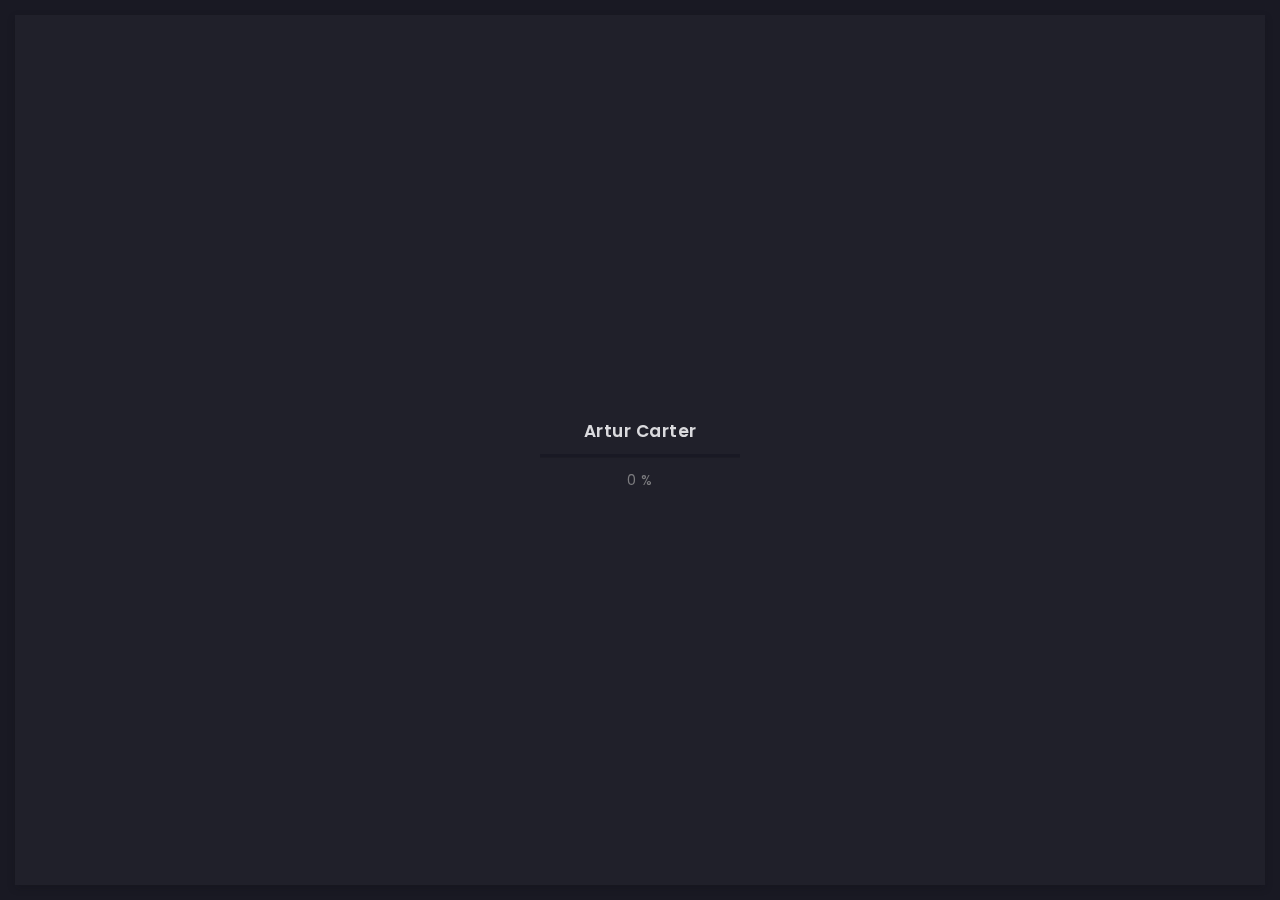
<file: sunny/index.html>
<!doctype html>
<html lang="zxx">


<!-- Mirrored from miller.bslthemes.com/arter-demo/onepage.html by HTTrack Website Copier/3.x [XR&CO'2014], Sun, 16 Feb 2025 05:46:51 GMT -->
<head>
  <!-- Required meta tags -->
  <meta charset="utf-8">
  <meta name="viewport" content="width=device-width, initial-scale=1, shrink-to-fit=no">
  <!-- color of address bar in mobile browser -->
  <meta name="theme-color" content="#2B2B35">
  <!-- favicon  -->
  <link rel="shortcut icon" href="img/thumbnail.ico" type="image/x-icon">
  <!-- bootstrap css -->
  <link rel="stylesheet" href="css/plugins/bootstrap.min.css">
  <!-- font awesome css -->
  <link rel="stylesheet" href="css/plugins/font-awesome.min.css">
  <!-- swiper css -->
  <link rel="stylesheet" href="css/plugins/swiper.min.css">
  <!-- fancybox css -->
  <link rel="stylesheet" href="css/plugins/fancybox.min.css">
  <!-- main css -->
  <link rel="stylesheet" href="css/style.css">

  <title>Portfolio</title>
</head>

<body>

  <!-- app -->
  <div class="art-app art-app-onepage">

    <!-- mobile top bar -->
    <div class="art-mobile-top-bar"></div>

    <!-- app wrapper -->
    <div class="art-app-wrapper">

      <!-- app container end -->
      <div class="art-app-container">

        <!-- info bar -->
        <div class="art-info-bar">

          <!-- menu bar frame -->
          <div class="art-info-bar-frame">

            <!-- info bar header -->
            <div class="art-info-bar-header">
              <!-- info bar button -->
              <div class="art-info-bar-btn">
                <!-- icon -->
                <i class="fas fa-ellipsis-v"></i>
              </div>
              <!-- info bar button end -->
            </div>
            <!-- info bar header end -->

            <!-- info bar header -->
            <div class="art-header">
              <!-- avatar -->
              <div class="art-avatar">
                <a data-fancybox="avatar" data-no-swup href="img/face-1.jpg" class="art-avatar-curtain">
                  <img src="img/face-1.jpg" alt="avatar">
                  <i class="fas fa-expand"></i>
                </a>
                <!-- available -->
                <div class="art-lamp-light">
                  <!-- add class 'art-not-available' if not available-->
                  <div class="art-available-lamp"></div>
                </div>
              </div>
              <!-- avatar end -->
              <!-- name -->
              <h5 class="art-name mb-10">Sunny More</h5>
              <!-- post -->
              <div class="art-sm-text">Front-end Developer <br>Ui/UX Designer, </div>
            </div>
            <!-- info bar header end -->

            <!-- scroll frame -->
            <div id="scrollbar2" class="art-scroll-frame">

              <!-- info bar about -->
              <div class="art-table p-15-15">
                <!-- about text -->
                <ul>
                  <!-- country -->
                  <li>
                    <h6>Residence:</h6><span>Canada</span>
                  </li>
                  <!-- city -->
                  <li>
                    <h6>City:</h6><span>Toronto</span>
                  </li>
                  <!-- age -->
                  <li>
                    <h6>Age:</h6><span>26</span>
                  </li>
                </ul>
              </div>
              <!-- info bar about end -->

              <!-- divider -->
              <div class="art-ls-divider"></div>

              <!-- language skills -->
              <div class="art-lang-skills p-30-15">

                <!-- skill -->
                <div class="art-lang-skills-item">
                  <div id="circleprog1" class="art-cirkle-progress"></div>
                  <!-- title -->
                  <h6>French</h6>
                </div>
                <!-- skill end -->

                <!-- skill -->
                <div class="art-lang-skills-item">
                  <div id="circleprog2" class="art-cirkle-progress"></div>
                  <!-- title -->
                  <h6>English</h6>
                </div>
                <!-- skill end -->

                <!-- skill -->
                <div class="art-lang-skills-item">
                  <div id="circleprog3" class="art-cirkle-progress"></div>
                  <!-- title -->
                  <h6>Spanish</h6>
                </div>
                <!-- skill end -->

              </div>
              <!-- language skills end -->

              <!-- divider -->
              <div class="art-ls-divider"></div>

              <!-- hard skills -->
              <div class="art-hard-skills p-30-15">

                <!-- skill -->
                <div class="art-hard-skills-item">
                  <div class="art-skill-heading">
                    <!-- title -->
                    <h6>html</h6>
                  </div>
                  <!-- progressbar frame -->
                  <div class="art-line-progress">
                    <!-- progressbar -->
                    <div id="lineprog1"></div>
                  </div>
                  <!-- progressbar frame end -->
                </div>
                <!-- skill end -->

                <!-- skill -->
                <div class="art-hard-skills-item">
                  <div class="art-skill-heading">
                    <!-- title -->
                    <h6>CSS</h6>
                  </div>
                  <!-- progressbar frame -->
                  <div class="art-line-progress">
                    <!-- progressbar -->
                    <div id="lineprog2"></div>
                  </div>
                  <!-- progressbar frame end -->
                </div>
                <!-- skill end -->

                <!-- skill -->
                <div class="art-hard-skills-item">
                  <div class="art-skill-heading">
                    <!-- title -->
                    <h6>Js</h6>
                  </div>
                  <!-- progressbar frame -->
                  <div class="art-line-progress">
                    <!-- progressbar -->
                    <div id="lineprog3"></div>
                  </div>
                  <!-- progressbar frame end -->
                </div>
                <!-- skill end -->

                <!-- skill -->
                <div class="art-hard-skills-item">
                  <div class="art-skill-heading">
                    <!-- title -->
                    <h6>PHP</h6>
                  </div>
                  <!-- progressbar frame -->
                  <div class="art-line-progress">
                    <!-- progressbar -->
                    <div id="lineprog4"></div>
                  </div>
                  <!-- progressbar frame end -->
                </div>
                <!-- skill end -->

                <!-- skill -->
                <div class="art-hard-skills-item">
                  <div class="art-skill-heading">
                    <!-- title -->
                    <h6>Wordpress</h6>
                  </div>
                  <!-- progressbar frame -->
                  <div class="art-line-progress">
                    <!-- progressbar -->
                    <div id="lineprog5"></div>
                  </div>
                  <!-- progressbar frame end -->
                </div>
                <!-- skill end -->

              </div>
              <!-- language skills end -->

              <!-- divider -->
              <div class="art-ls-divider"></div>

              <!-- knowledge list -->
              <ul class="art-knowledge-list p-15-0">
                <!-- list item -->
                <li>Bootstrap, Materialize</li>
                <!-- list item -->
                <li>Stylus, Sass, Less</li>
                <!-- list item -->
                <li>Gulp, Webpack, Grunt</li>
                <!-- list item -->
                <li>GIT knowledge</li>
              </ul>
              <!-- knowledge list end -->

              <!-- divider -->
              <div class="art-ls-divider"></div>

              <!-- links frame -->
              <div class="art-links-frame p-15-15">

                <!-- download cv button -->
                <a href="files/cv.txt" class="art-link" download data-no-swup>Download cv <i class="fas fa-download"></i></a>

              </div>
              <!-- links frame end -->

            </div>
            <!-- scroll frame end -->

            <!-- sidebar social -->
            <div class="art-ls-social">
              <!-- social link -->
              <a href="#." target="_blank"><i class="fab fa-linkedin-in"></i></a>
              <!-- social link -->
              <a href="#." target="_blank"><i class="fab fa-dribbble"></i></a>
              <!-- social link -->
              <a href="#." target="_blank"><i class="fab fa-behance"></i></a>
              <!-- social link -->
              <a href="#." target="_blank"><i class="fab fa-github"></i></a>
              <!-- social link -->
              <a href="#." target="_blank"><i class="fab fa-twitter"></i></a>
            </div>
            <!-- sidebar social end -->

          </div>
          <!-- menu bar frame end -->

        </div>
        <!-- info bar end -->

        <!-- content -->
        <div class="art-content">

          <!-- curtain -->
          <div class="art-curtain"></div>

          <!-- top background -->
          <div class="art-top-bg" style="background-image: url(img/bg.jpg)">
            <!-- overlay -->
            <div class="art-top-bg-overlay"></div>
            <!-- overlay end -->
          </div>
          <!-- top background end -->

          <!-- swup container -->
          <div class="transition-fade" id="swup">

            <!-- scroll frame -->
            <div id="scrollbar" class="art-scroll-frame">

              <!-- container -->
              <div class="container-fluid">

                <!-- row -->
                <div class="row p-60-0 p-lg-30-0 p-md-15-0">
                  <!-- col -->
                  <div class="col-lg-12">

                    <!-- banner -->
                    <div class="art-a art-banner" style="background-image: url(img/bg.jpg)">
                      <!-- banner back -->
                      <div class="art-banner-back"></div>
                      <!-- banner dec -->
                      <div class="art-banner-dec"></div>
                      <!-- banner overlay -->
                      <div class="art-banner-overlay">
                        <!-- main title -->
                        <div class="art-banner-title">
                          <!-- title -->
                          <h1 class="mb-15">Discover my Amazing <br>Art Space!</h1>
                          <!-- suptitle -->
                          <div class="art-lg-text art-code mb-25">&lt;<i>code</i>&gt; I build <span class="txt-rotate" data-period="2000"
                              data-rotate='[ "web interfaces.", "ios and android applications.", "design mocups.", "automation tools." ]'></span>&lt;/<i>code</i>&gt;</div>
                          <div class="art-buttons-frame">
                            <!-- button -->
                            <a href="#." class="art-btn art-btn-md"><span>Explore now</span></a>
                            <!-- button -->
                            <a href="#." class="art-link art-white-link art-w-chevron">Hire me</a>
                          </div>
                        </div>
                        <!-- main title end -->
                        <!-- photo -->
                        <img src="img/face-2.png" class="art-banner-photo" alt="Your Name">
                      </div>
                      <!-- banner overlay end -->
                    </div>
                    <!-- banner end -->

                  </div>
                  <!-- col end -->
                </div>
                <!-- row end -->

              </div>
              <!-- container end -->

              <!-- container -->
              <div class="container-fluid">

                <!-- row -->
                <div class="row p-30-0">

                  <!-- col -->
                  <div class="col-md-3 col-6">

                    <!-- couner frame -->
                    <div class="art-counter-frame">
                      <!-- counter -->
                      <div class="art-counter-box">
                        <!-- counter number -->
                        <span class="art-counter">10</span><span class="art-counter-plus">+</span>
                      </div>
                      <!-- counter end -->
                      <!-- title -->
                      <h6>Years Experience</h6>
                    </div>
                    <!-- couner frame end -->

                  </div>
                  <!-- col end -->

                  <!-- col -->
                  <div class="col-md-3 col-6">

                    <!-- couner frame -->
                    <div class="art-counter-frame">
                      <!-- counter -->
                      <div class="art-counter-box">
                        <!-- counter number -->
                        <span class="art-counter">143</span>
                      </div>
                      <!-- counter end -->
                      <!-- title -->
                      <h6>Completed Projects</h6>
                    </div>
                    <!-- couner frame end -->

                  </div>
                  <!-- col end -->

                  <!-- col -->
                  <div class="col-md-3 col-6">

                    <!-- couner frame -->
                    <div class="art-counter-frame">
                      <!-- counter -->
                      <div class="art-counter-box">
                        <!-- counter number -->
                        <span class="art-counter">114</span>
                      </div>
                      <!-- counter end -->
                      <!-- title -->
                      <h6>Happy Customers</h6>
                    </div>
                    <!-- couner frame end -->

                  </div>
                  <!-- col end -->

                  <!-- col -->
                  <div class="col-md-3 col-6">

                    <!-- couner frame -->
                    <div class="art-counter-frame">
                      <!-- counter -->
                      <div class="art-counter-box">
                        <!-- counter number -->
                        <span class="art-counter">20</span><span class="art-counter-plus">+</span>
                      </div>
                      <!-- counter end -->
                      <!-- title -->
                      <h6>Honors and Awards</h6>
                    </div>
                    <!-- couner frame end -->

                  </div>
                  <!-- col end -->

                </div>
                <!-- row end -->

              </div>
              <!-- container end -->

              <!-- container -->
              <div class="container-fluid">

                <!-- row -->
                <div class="row">

                  <!-- col -->
                  <div class="col-lg-12">

                    <!-- section title -->
                    <div class="art-section-title">
                      <!-- title frame -->
                      <div class="art-title-frame">
                        <!-- title -->
                        <h4>My Services</h4>
                      </div>
                      <!-- title frame end -->
                    </div>
                    <!-- section title end -->

                  </div>
                  <!-- col end -->

                  <!-- col -->
                  <div class="col-lg-4 col-md-6">

                    <!-- service -->
                    <div class="art-a art-service-icon-box">
                      <!-- service content -->
                      <div class="art-service-ib-content">
                        <!-- title -->
                        <h5 class="mb-15">Web Development</h5>
                        <!-- text -->
                        <div class="mb-15">Lorem ipsum dolor sit amet, consectetur adipisicing elit. Delectus esse commodi deserunt vitae, vero quasi! Veniam quaerat tenetur pariatur doloribus.</div>
                        <!-- button -->
                        <div class="art-buttons-frame"><a href="#." class="art-link art-color-link art-w-chevron">Order now</a></div>
                      </div>
                      <!-- service content end -->
                    </div>
                    <!-- service end -->

                  </div>
                  <!-- col end -->

                  <!-- col -->
                  <div class="col-lg-4 col-md-6">

                    <!-- service -->
                    <div class="art-a art-service-icon-box">
                      <!-- service content -->
                      <div class="art-service-ib-content">
                        <!-- title -->
                        <h5 class="mb-15">UI/UX Design</h5>
                        <!-- text -->
                        <div class="mb-15">Lorem ipsum dolor sit amet, consectetur adipisicing elit. Delectus esse commodi deserunt vitae, vero quasi! Veniam quaerat tenetur pariatur doloribus.</div>
                        <!-- button -->
                        <div class="art-buttons-frame"><a href="#." class="art-link art-color-link art-w-chevron">Order now</a></div>
                      </div>
                      <!-- service content end -->
                    </div>
                    <!-- service end -->

                  </div>
                  <!-- col end -->

                  <!-- col -->
                  <div class="col-lg-4 col-md-6">

                    <!-- service -->
                    <div class="art-a art-service-icon-box">
                      <!-- service content -->
                      <div class="art-service-ib-content">
                        <!-- title -->
                        <h5 class="mb-15">Sound Design</h5>
                        <!-- text -->
                        <div class="mb-15">Lorem ipsum dolor sit amet, consectetur adipisicing elit. Delectus esse commodi deserunt vitae, vero quasi! Veniam quaerat tenetur pariatur doloribus.</div>
                        <!-- button -->
                        <div class="art-buttons-frame"><a href="#." class="art-link art-color-link art-w-chevron">Order now</a></div>
                      </div>
                      <!-- service content end -->
                    </div>
                    <!-- service end -->

                  </div>
                  <!-- col end -->

                  <!-- col -->
                  <div class="col-lg-4 col-md-6">

                    <!-- service -->
                    <div class="art-a art-service-icon-box">
                      <!-- service content -->
                      <div class="art-service-ib-content">
                        <!-- title -->
                        <h5 class="mb-15">Game Design</h5>
                        <!-- text -->
                        <div class="mb-15">Lorem ipsum dolor sit amet, consectetur adipisicing elit. Delectus esse commodi deserunt vitae, vero quasi! Veniam quaerat tenetur pariatur doloribus.</div>
                        <!-- button -->
                        <div class="art-buttons-frame"><a href="#." class="art-link art-color-link art-w-chevron">Order now</a></div>
                      </div>
                      <!-- service content end -->
                    </div>
                    <!-- service end -->

                  </div>
                  <!-- col end -->

                  <!-- col -->
                  <div class="col-lg-4 col-md-6">

                    <!-- service -->
                    <div class="art-a art-service-icon-box">
                      <!-- service content -->
                      <div class="art-service-ib-content">
                        <!-- title -->
                        <h5 class="mb-15">Advertising</h5>
                        <!-- text -->
                        <div class="mb-15">Lorem ipsum dolor sit amet, consectetur adipisicing elit. Delectus esse commodi deserunt vitae, vero quasi! Veniam quaerat tenetur pariatur doloribus.</div>
                        <!-- button -->
                        <div class="art-buttons-frame"><a href="#." class="art-link art-color-link art-w-chevron">Order now</a></div>
                      </div>
                      <!-- service content end -->
                    </div>
                    <!-- service end -->

                  </div>
                  <!-- col end -->

                </div>
                <!-- row end -->

              </div>
              <!-- container end -->

              <!-- container -->
              <div class="container-fluid">

                <!-- row -->
                <div class="row p-0-0">

                  <!-- col -->
                  <div class="col-lg-12">

                    <!-- section title -->
                    <div class="art-section-title">
                      <!-- title frame -->
                      <div class="art-title-frame">
                        <!-- title -->
                        <h4>Price Plans</h4>
                      </div>
                      <!-- title frame end -->
                    </div>
                    <!-- section title end -->

                  </div>
                  <!-- col end -->

                  <!-- col -->
                  <div class="col-lg-4">

                    <!-- price -->
                    <div class="art-a art-price">
                      <!-- price body -->
                      <div class="art-price-body">
                        <h5 class="mb-30">Starter Price</h5>
                        <!-- price cost -->
                        <div class="art-price-cost">
                          <div class="art-number">FREE<sup>*</sup></div>
                        </div>
                        <!-- price cost end -->
                        <!-- price list -->
                        <ul class="art-price-list">
                          <!-- list item -->
                          <li>Ui Design</li>
                          <!-- list item -->
                          <li>Web Development</li>
                          <!-- list item -->
                          <li class="art-empty-item">Logo design</li>
                          <!-- list item -->
                          <li class="art-empty-item">SEO optimization</li>
                          <!-- list item -->
                          <li class="art-empty-item">Wordpress integration</li>
                        </ul>
                        <!-- price list end -->
                        <!-- button -->
                        <a href="#." class="art-link art-color-link art-w-chevron">Order now</a>
                        <div class="art-asterisk"><sup>*</sup>Free only when ordering paid services</div>
                      </div>
                      <!-- price body end -->
                    </div>
                    <!-- price end -->

                  </div>
                  <!-- grid -->

                  <!-- col -->
                  <div class="col-lg-4">

                    <!-- price -->
                    <div class="art-a art-price art-popular-price">
                      <!-- price body -->
                      <div class="art-price-body">
                        <h5 class="mb-30">Hourly payment</h5>
                        <!-- price cost -->
                        <div class="art-price-cost">
                          <div class="art-number"><span>$</span>29<span>h</span></div>
                        </div>
                        <!-- price cost end -->
                        <!-- price list -->
                        <ul class="art-price-list">
                          <!-- list item -->
                          <li>Ui Design</li>
                          <!-- list item -->
                          <li>Web Development</li>
                          <!-- list item -->
                          <li>Logo design</li>
                          <!-- list item -->
                          <li class="art-empty-item">SEO optimization</li>
                          <!-- list item -->
                          <li class="art-empty-item">Wordpress integration</li>
                        </ul>
                        <!-- price list end -->
                        <!-- button -->
                        <a href="#." class="art-link art-color-link art-w-chevron">Order now</a>
                      </div>
                      <!-- price body end -->
                    </div>
                    <!-- price end -->

                  </div>
                  <!-- col end -->

                  <!-- col -->
                  <div class="col-lg-4">

                    <!-- price -->
                    <div class="art-a art-price">
                      <!-- price body -->
                      <div class="art-price-body">
                        <h5 class="mb-30"> Full time</h5>
                        <!-- price cost -->
                        <div class="art-price-cost">
                          <div class="art-number"><span>$</span>2999<span>m</span></div>
                        </div>
                        <!-- price cost end -->
                        <!-- price list -->
                        <ul class="art-price-list">
                          <!-- list item -->
                          <li>Ui Design</li>
                          <!-- list item -->
                          <li>Web Development</li>
                          <!-- list item -->
                          <li>Logo design</li>
                          <!-- list item -->
                          <li>SEO optimization</li>
                          <!-- list item -->
                          <li>Wordpress integration</li>
                        </ul>
                        <!-- price list end -->
                        <!-- button -->
                        <a href="#." class="art-link art-color-link art-w-chevron">Order now</a>
                      </div>
                      <!-- price body end -->
                    </div>
                    <!-- price end -->

                  </div>
                  <!-- col end -->

                </div>
                <!-- row end -->

              </div>
              <!-- container end -->

              <!-- container -->
              <div class="container-fluid">

                <!-- row -->
                <div class="row">

                  <!-- col -->
                  <div class="col-lg-12">

                    <!-- section title -->
                    <div class="art-section-title">
                      <!-- title frame -->
                      <div class="art-title-frame">
                        <!-- title -->
                        <h4>Recommendations</h4>
                      </div>
                      <!-- title frame end -->
                    </div>
                    <!-- section title end -->

                  </div>
                  <!-- col end -->

                  <!-- col -->
                  <div class="col-lg-12">

                    <!-- slider container -->
                    <div class="swiper-container art-testimonial-slider" style="overflow: visible">
                      <!-- slider wrapper -->
                      <div class="swiper-wrapper">
                        <!-- slide -->
                        <div class="swiper-slide">

                          <!-- testimonial -->
                          <div class="art-a art-testimonial">
                            <!-- testimonial body -->
                            <div class="testimonial-body">
                              <!-- photo -->
                              <img class="art-testimonial-face" src="img/testimonials/face-1.jpg" alt="face">
                              <!-- name -->
                              <h5>Paul Trueman</h5>
                              <div class="art-el-suptitle mb-15">Template author</div>
                              <!-- text -->
                              <div class="mb-15">Working with Artur has been a pleasure. Better yet - I alerted them of a minor issue before going to sleep. The issue was fixed the next morning. I couldn't ask for better support. Thank you Artur!
                                This is easily a 5 star freelancer.</div>
                            </div>
                            <!-- testimonial body end -->
                            <!-- testimonial footer -->
                            <div class="art-testimonial-footer">
                              <div class="art-left-side">
                                <!-- star rate -->
                                <ul class="art-star-rate">
                                  <li><i class="fas fa-star"></i></li>
                                  <li><i class="fas fa-star"></i></li>
                                  <li><i class="fas fa-star"></i></li>
                                  <li><i class="fas fa-star"></i></li>
                                  <li><i class="fas fa-star"></i></li>
                                </ul>
                                <!-- star rate end -->
                              </div>
                              <div class="art-right-side">

                              </div>
                            </div>
                            <!-- testimonial footer end -->
                          </div>
                          <!-- testimonial end -->

                        </div>
                        <!-- slide end -->

                        <!-- slide -->
                        <div class="swiper-slide">

                          <!-- testimonial -->
                          <div class="art-a art-testimonial">
                            <!-- testimonial body -->
                            <div class="testimonial-body">
                              <!-- photo -->
                              <img class="art-testimonial-face" src="img/testimonials/face-2.jpg" alt="face">
                              <!-- name -->
                              <h5>Paul Trueman</h5>
                              <div class="art-el-suptitle mb-15">Template author</div>
                              <!-- text -->
                              <div class="mb-15">Working with Artur has been a pleasure. Better yet - I alerted them of a minor issue before going to sleep. The issue was fixed the next morning. I couldn't ask for better support. Thank you Artur!
                                This is easily a 5 star freelancer.</div>
                            </div>
                            <!-- testimonial body end -->
                            <!-- testimonial footer -->
                            <div class="art-testimonial-footer">
                              <div class="art-left-side">
                                <!-- star rate -->
                                <ul class="art-star-rate">
                                  <li><i class="fas fa-star"></i></li>
                                  <li><i class="fas fa-star"></i></li>
                                  <li><i class="fas fa-star"></i></li>
                                  <li><i class="fas fa-star"></i></li>
                                  <li class="art-empty-item"><i class="fas fa-star"></i></li>
                                </ul>
                                <!-- star rate end -->
                              </div>
                              <div class="art-right-side">

                              </div>
                            </div>
                            <!-- testimonial footer end -->
                          </div>
                          <!-- testimonial end -->

                        </div>
                        <!-- slide end -->

                        <!-- slide -->
                        <div class="swiper-slide">

                          <!-- testimonial -->
                          <div class="art-a art-testimonial">
                            <!-- testimonial body -->
                            <div class="testimonial-body">
                              <!-- photo -->
                              <img class="art-testimonial-face" src="img/testimonials/face-3.jpg" alt="face">
                              <!-- name -->
                              <h5>Paul Trueman</h5>
                              <div class="art-el-suptitle mb-15">Template author</div>
                              <!-- text -->
                              <div class="mb-15">Working with Artur has been a pleasure. Better yet - I alerted them of a minor issue before going to sleep. The issue was fixed the next morning. I couldn't ask for better support. Thank you Artur!
                                This is easily a 5 star freelancer.</div>
                            </div>
                            <!-- testimonial body end -->
                            <!-- testimonial footer -->
                            <div class="art-testimonial-footer">
                              <div class="art-left-side">
                                <!-- star rate -->
                                <ul class="art-star-rate">
                                  <li><i class="fas fa-star"></i></li>
                                  <li><i class="fas fa-star"></i></li>
                                  <li><i class="fas fa-star"></i></li>
                                  <li><i class="fas fa-star"></i></li>
                                  <li><i class="fas fa-star"></i></li>
                                </ul>
                                <!-- star rate end -->
                              </div>
                              <div class="art-right-side">

                              </div>
                            </div>
                            <!-- testimonial footer end -->
                          </div>
                          <!-- testimonial end -->

                        </div>
                        <!-- slide end -->

                        <!-- slide -->
                        <div class="swiper-slide">

                          <!-- testimonial -->
                          <div class="art-a art-testimonial">
                            <!-- testimonial body -->
                            <div class="testimonial-body">
                              <!-- photo -->
                              <img class="art-testimonial-face" src="img/testimonials/face-4.jpg" alt="face">
                              <!-- name -->
                              <h5>Paul Trueman</h5>
                              <div class="art-el-suptitle mb-15">Template author</div>
                              <!-- text -->
                              <div class="mb-15">Working with Artur has been a pleasure. Better yet - I alerted them of a minor issue before going to sleep. The issue was fixed the next morning. I couldn't ask for better support. Thank you Artur!
                                This is easily a 5 star freelancer.</div>
                            </div>
                            <!-- testimonial body end -->
                            <!-- testimonial footer -->
                            <div class="art-testimonial-footer">
                              <div class="art-left-side">
                                <!-- star rate -->
                                <ul class="art-star-rate">
                                  <li><i class="fas fa-star"></i></li>
                                  <li><i class="fas fa-star"></i></li>
                                  <li><i class="fas fa-star"></i></li>
                                  <li><i class="fas fa-star"></i></li>
                                  <li><i class="fas fa-star"></i></li>
                                </ul>
                                <!-- star rate end -->
                              </div>
                              <div class="art-right-side">

                              </div>
                            </div>
                            <!-- testimonial footer end -->
                          </div>
                          <!-- testimonial end -->

                        </div>
                        <!-- slide end -->

                      </div>
                      <!-- slider wrapper end -->
                    </div>
                    <!-- slider container end -->

                  </div>
                  <!-- col end -->

                  <!-- col -->
                  <div class="col-lg-12">

                    <!-- slider navigation -->
                    <div class="art-slider-navigation">

                      <!-- left side -->
                      <div class="art-sn-left">

                        <!-- slider pagination -->
                        <div class="swiper-pagination"></div>

                      </div>
                      <!-- left side end -->

                      <!-- right side -->
                      <div class="art-sn-right">

                        <!-- slider navigation -->
                        <div class="art-slider-nav-frame">
                          <!-- prev -->
                          <div class="art-slider-nav art-testi-swiper-prev"><i class="fas fa-chevron-left"></i></div>
                          <!-- next -->
                          <div class="art-slider-nav art-testi-swiper-next"><i class="fas fa-chevron-right"></i></div>
                        </div>
                        <!-- slider navigation -->

                      </div>
                      <!-- right side end -->

                    </div>
                    <!-- slider navigation end -->

                  </div>
                  <!-- col end -->

                </div>
                <!-- row end -->

              </div>
              <!-- container end -->

              <!-- container -->
              <div class="container-fluid">

                <!-- row -->
                <div class="row p-30-0">

                  <!-- col -->
                  <div class="col-lg-12">

                    <!-- section title -->
                    <div class="art-section-title">
                      <!-- title frame -->
                      <div class="art-title-frame">
                        <!-- title -->
                        <h4>Works</h4>
                      </div>
                      <!-- title frame end -->
                      <!-- right frame -->
                      <div class="art-right-frame">
                        <!-- filter -->
                        <div class="art-filter">
                          <!-- filter link -->
                          <a href="#" data-filter="*" class="art-link art-current">All Categories</a>
                          <!-- filter link -->
                          <a href="#" data-filter=".webTemplates" class="art-link">Web Templates</a>
                          <!-- filter link -->
                          <a href="#" data-filter=".logos" class="art-link">Logos</a>
                          <!-- filter link -->
                          <a href="#" data-filter=".drawings" class="art-link">Drawings</a>
                          <!-- filter link -->
                          <a href="#" data-filter=".ui" class="art-link">UI Elements</a>
                        </div>
                        <!-- filter end -->
                      </div>
                      <!-- right frame end -->
                    </div>
                    <!-- section title end -->

                  </div>
                  <!-- col end -->

                  <div class="art-grid art-grid-3-col art-gallery">

                    <!-- grid item -->
                    <div class="art-grid-item webTemplates">
                      <!-- grid item frame -->
                      <a data-fancybox="gallery" data-no-swup href="img/works/original-size/1.jpg" class="art-a art-portfolio-item-frame art-horizontal">
                        <!-- img -->
                        <img src="img/works/thumbnail/1.jpg" alt="item">
                        <!-- zoom icon -->
                        <span class="art-item-hover"><i class="fas fa-expand"></i></span>
                      </a>
                      <!-- grid item frame end -->
                      <!-- description -->
                      <div class="art-item-description">
                        <!-- title -->
                        <h5 class="mb-15">Project title</h5>
                        <!-- button -->
                        <a href="#." class="art-link art-color-link art-w-chevron">Read more</a>
                      </div>
                      <!-- description end -->

                    </div>
                    <!-- grid item end -->

                    <!-- grid item -->
                    <div class="art-grid-item logos">
                      <!-- grid item frame -->
                      <a data-fancybox="gallery" data-no-swup href="img/works/original-size/2.jpg" class="art-a art-portfolio-item-frame art-vertical">
                        <!-- img -->
                        <img src="img/works/thumbnail/2.jpg" alt="item">
                        <!-- zoom icon -->
                        <span class="art-item-hover"><i class="fas fa-expand"></i></span>
                      </a>
                      <!-- grid item frame end -->
                      <!-- description -->
                      <div class="art-item-description">
                        <!-- title -->
                        <h5 class="mb-15">Project title</h5>
                        <div class="mb-15">Sit amet, consectetur adipisicing elit. Quas, architecto.</div>
                        <!-- button -->
                        <a href="#." class="art-link art-color-link art-w-chevron">Read more</a>
                      </div>
                      <!-- description end -->

                    </div>
                    <!-- grid item end -->

                    <!-- grid item -->
                    <div class="art-grid-item drawings">
                      <!-- grid item frame -->
                      <a data-fancybox="gallery" data-no-swup href="img/works/original-size/3.jpg" class="art-a art-portfolio-item-frame art-square">
                        <!-- img -->
                        <img src="img/works/thumbnail/3.jpg" alt="item">
                        <!-- zoom icon -->
                        <span class="art-item-hover"><i class="fas fa-expand"></i></span>
                      </a>
                      <!-- grid item frame end -->
                      <!-- description -->
                      <div class="art-item-description">
                        <!-- title -->
                        <h5 class="mb-15">Project title</h5>
                        <div class="mb-15">Sit amet, consectetur adipisicing elit. Quas, architecto.</div>
                        <!-- button -->
                        <a href="#." class="art-link art-color-link art-w-chevron">Read more</a>
                      </div>
                      <!-- description end -->

                    </div>
                    <!-- grid item end -->

                    <!-- grid item -->
                    <div class="art-grid-item ui">
                      <!-- grid item frame -->
                      <a data-fancybox="gallery" data-no-swup href="img/works/original-size/4.jpg" class="art-a art-portfolio-item-frame art-vertical">
                        <!-- img -->
                        <img src="img/works/thumbnail/4.jpg" alt="item">
                        <!-- zoom icon -->
                        <span class="art-item-hover"><i class="fas fa-expand"></i></span>
                      </a>
                      <!-- grid item frame end -->
                      <!-- description -->
                      <div class="art-item-description">
                        <!-- title -->
                        <h5 class="mb-15">Project title</h5>
                        <div class="mb-15">Sit amet, consectetur adipisicing elit. Quas, architecto.</div>
                        <!-- button -->
                        <a href="#." class="art-link art-color-link art-w-chevron">Read more</a>
                      </div>
                      <!-- description end -->

                    </div>
                    <!-- grid item end -->

                    <!-- grid item -->
                    <div class="art-grid-item webTemplates">
                      <!-- grid item frame -->
                      <a data-fancybox="gallery" data-no-swup href="img/works/original-size/5.jpg" class="art-a art-portfolio-item-frame art-square">
                        <!-- img -->
                        <img src="img/works/thumbnail/5.jpg" alt="item">
                        <!-- zoom icon -->
                        <span class="art-item-hover"><i class="fas fa-expand"></i></span>
                      </a>
                      <!-- grid item frame end -->
                      <!-- description -->
                      <div class="art-item-description">
                        <!-- title -->
                        <h5 class="mb-15">Project title</h5>
                        <div class="mb-15">Sit amet, consectetur adipisicing elit. Quas, architecto.</div>
                        <!-- button -->
                        <a href="#." class="art-link art-color-link art-w-chevron">Read more</a>
                      </div>
                      <!-- description end -->

                    </div>
                    <!-- grid item end -->

                    <!-- grid item -->
                    <div class="art-grid-item logos">
                      <!-- grid item frame -->
                      <a data-fancybox="gallery" data-no-swup href="img/works/original-size/6.jpg" class="art-a art-portfolio-item-frame art-vertical">
                        <!-- img -->
                        <img src="img/works/thumbnail/6.jpg" alt="item">
                        <!-- zoom icon -->
                        <span class="art-item-hover"><i class="fas fa-expand"></i></span>
                      </a>
                      <!-- grid item frame end -->
                      <!-- description -->
                      <div class="art-item-description">
                        <!-- title -->
                        <h5 class="mb-15">Project title</h5>
                        <div class="mb-15">Sit amet, consectetur adipisicing elit. Quas, architecto.</div>
                        <!-- button -->
                        <a href="#." class="art-link art-color-link art-w-chevron">Read more</a>
                      </div>
                      <!-- description end -->

                    </div>
                    <!-- grid item end -->

                    <!-- grid item -->
                    <div class="art-grid-item drawings">
                      <!-- grid item frame -->
                      <a data-fancybox="gallery" data-no-swup href="img/works/original-size/7.jpg" class="art-a art-portfolio-item-frame art-square">
                        <!-- img -->
                        <img src="img/works/thumbnail/7.jpg" alt="item">
                        <!-- zoom icon -->
                        <span class="art-item-hover"><i class="fas fa-expand"></i></span>
                      </a>
                      <!-- grid item frame end -->
                      <!-- description -->
                      <div class="art-item-description">
                        <!-- title -->
                        <h5 class="mb-15">Project title</h5>
                        <div class="mb-15">Sit amet, consectetur adipisicing elit. Quas, architecto.</div>
                        <!-- button -->
                        <a href="#." class="art-link art-color-link art-w-chevron">Read more</a>
                      </div>
                      <!-- description end -->

                    </div>
                    <!-- grid item end -->

                    <!-- grid item -->
                    <div class="art-grid-item ui">
                      <!-- grid item frame -->
                      <a data-fancybox="gallery" data-no-swup href="img/works/original-size/8.jpg" class="art-a art-portfolio-item-frame art-horizontal">
                        <!-- img -->
                        <img src="img/works/thumbnail/8.jpg" alt="item">
                        <!-- zoom icon -->
                        <span class="art-item-hover"><i class="fas fa-expand"></i></span>
                      </a>
                      <!-- grid item frame end -->
                      <!-- description -->
                      <div class="art-item-description">
                        <!-- title -->
                        <h5 class="mb-15">Project title</h5>
                        <!-- button -->
                        <a href="#." class="art-link art-color-link art-w-chevron">Read more</a>
                      </div>
                      <!-- description end -->

                    </div>
                    <!-- grid item end -->

                  </div>

                </div>
                <!-- row end -->

              </div>
              <!-- container end -->

              <!-- container -->
              <div class="container-fluid">

                <!-- row -->
                <div class="row">

                  <!-- col -->
                  <div class="col-lg-6">

                    <!-- section title -->
                    <div class="art-section-title">
                      <!-- title frame -->
                      <div class="art-title-frame">
                        <!-- title -->
                        <h4>Education</h4>
                      </div>
                      <!-- title frame end -->
                    </div>
                    <!-- section title end -->

                    <!-- timeline -->
                    <div class="art-timeline art-gallery" id="history">
                      <div class="art-timeline-item">
                        <div class="art-timeline-mark-light"></div>
                        <div class="art-timeline-mark"></div>

                        <div class="art-a art-timeline-content">
                          <div class="art-card-header">
                            <div class="art-left-side">
                              <h5>Title of section 1</h5>
                              <div class="art-el-suptitle mb-15">Template author</div>
                            </div>
                            <div class="art-right-side">
                              <span class="art-date">jan 2018 - may 2020</span>
                            </div>
                          </div>

                          <p>Dolor sit amet, consectetur adipisicing elit. Iusto, optio, dolorum provident rerum aut hic quasi placeat iure tempora laudantium ipsa ad debitis unde? Iste voluptatibus minus veritatis qui ut.</p>
                          <a data-fancybox="diplome" data-no-swup href="files/certificate.jpg" class="art-link art-color-link art-w-chevron">Diplome</a>
                        </div>
                      </div>

                      <div class="art-timeline-item">
                        <div class="art-timeline-mark-light"></div>
                        <div class="art-timeline-mark"></div>

                        <div class="art-a art-timeline-content">
                          <div class="art-card-header">
                            <div class="art-left-side">
                              <h5>Title of section 1</h5>
                              <div class="art-el-suptitle mb-15">Template author</div>
                            </div>
                            <div class="art-right-side">
                              <span class="art-date">jan 2018 - may 2020</span>
                            </div>
                          </div>
                          <div>Consectetur adipisicing elit. Iusto, optio, dolorum provident rerum aut hic quasi placeat iure tempora laudantium ipsa ad debitis unde?</div>
                        </div>
                      </div>

                      <div class="art-timeline-item">
                        <div class="art-timeline-mark-light"></div>
                        <div class="art-timeline-mark"></div>

                        <div class="art-a art-timeline-content">
                          <div class="art-card-header">
                            <div class="art-left-side">
                              <h5>Title of section 1</h5>
                              <div class="art-el-suptitle mb-15">Template author</div>
                            </div>
                            <div class="art-right-side">
                              <span class="art-date">jan 2018 - may 2020</span>
                            </div>
                          </div>
                          <p>Dolorum provident rerum aut hic quasi placeat iure tempora laudantium ipsa ad debitis unde? Iste voluptatibus minus veritatis qui ut.</p>
                          <a data-fancybox="diplome" data-no-swup href="files/certificate.jpg" class="art-link art-color-link art-w-chevron">Licence</a>
                        </div>

                      </div>

                      <div class="art-timeline-item">
                        <div class="art-timeline-mark-light"></div>
                        <div class="art-timeline-mark"></div>

                        <div class="art-a art-timeline-content">
                          <div class="art-card-header">
                            <div class="art-left-side">
                              <h5>Title of section 1</h5>
                              <div class="art-el-suptitle mb-15">Template author</div>
                            </div>
                            <div class="art-right-side">
                              <span class="art-date">jan 2018 - may 2020</span>
                            </div>
                          </div>
                          <p>Ipsum dolor sit amet, consectetur adipisicing elit. Iusto, optio, dolorum provident rerum.</p>
                          <a data-fancybox="diplome" data-no-swup href="files/certificate.jpg" class="art-link art-color-link art-w-chevron">Certificate</a>
                        </div>

                      </div>

                    </div>
                    <!-- timeline end -->

                  </div>
                  <div class="col-lg-6">

                    <!-- section title -->
                    <div class="art-section-title">
                      <!-- title frame -->
                      <div class="art-title-frame">
                        <!-- title -->
                        <h4>Work History</h4>
                      </div>
                      <!-- title frame end -->
                    </div>
                    <!-- section title end -->

                    <!-- timeline -->
                    <div class="art-timeline">

                      <div class="art-timeline-item">
                        <div class="art-timeline-mark-light"></div>
                        <div class="art-timeline-mark"></div>


                        <div class="art-a art-timeline-content">
                          <div class="art-card-header">
                            <div class="art-left-side">
                              <h5>Title of section 1</h5>
                              <div class="art-el-suptitle mb-15">Template author</div>
                            </div>
                            <div class="art-right-side">
                              <span class="art-date">jan 2018 - may 2020</span>
                            </div>
                          </div>
                          <p>Placeat iure tempora laudantium ipsa ad debitis unde? Iste voluptatibus minus veritatis qui ut.</p>
                        </div>
                      </div>

                      <div class="art-timeline-item">
                        <div class="art-timeline-mark-light"></div>
                        <div class="art-timeline-mark"></div>


                        <div class="art-a art-timeline-content">
                          <div class="art-card-header">
                            <div class="art-left-side">
                              <h5>Title of section 1</h5>
                              <div class="art-el-suptitle mb-15">Template author</div>
                            </div>
                            <div class="art-right-side">
                              <span class="art-date">jan 2018 - may 2020</span>
                            </div>
                          </div>
                          <p>Adipisicing elit. Iusto, optio, dolorum provident rerum aut hic quasi placeat iure tempora laudantium ipsa ad debitis unde?</p>
                          <a data-fancybox="recommendation" data-no-swup href="#art-recomendation-popup-1" class="art-link art-color-link art-w-chevron">Recommendation</a>
                        </div>

                        <!-- popup -->
                        <div class="art-recomendation-popup" style="display: none;" id="art-recomendation-popup-1">

                          <!-- testimonial -->
                          <div class="art-a art-testimonial">
                            <!-- testimonial body -->
                            <div class="testimonial-body">
                              <!-- photo -->
                              <img class="art-testimonial-face" src="img/testimonials/face-3.jpg" alt="face">
                              <!-- name -->
                              <h5>Paul Trueman</h5>
                              <div class="art-el-suptitle mb-15">Template author</div>
                              <!-- text -->
                              <div class="mb-15">Working with Artur has been a pleasure. Better yet - I alerted them of a minor issue before going to sleep. The issue was fixed the next morning. I couldn't ask for better support. Thank you Artur!
                                This is easily a 5 star freelancer.</div>
                            </div>
                            <!-- testimonial body end -->
                            <!-- testimonial footer -->
                            <div class="art-testimonial-footer">
                              <div class="art-left-side">
                                <!-- star rate -->
                                <ul class="art-star-rate">
                                  <li><i class="fas fa-star"></i></li>
                                  <li><i class="fas fa-star"></i></li>
                                  <li><i class="fas fa-star"></i></li>
                                  <li><i class="fas fa-star"></i></li>
                                  <li><i class="fas fa-star"></i></li>
                                </ul>
                                <!-- star rate end -->
                              </div>
                              <div class="art-right-side">

                              </div>
                            </div>
                            <!-- testimonial footer end -->
                          </div>
                          <!-- testimonial end -->

                        </div>
                        <!-- popup end -->

                      </div>

                      <div class="art-timeline-item">
                        <div class="art-timeline-mark-light"></div>
                        <div class="art-timeline-mark"></div>

                        <div class="art-a art-timeline-content">
                          <div class="art-card-header">
                            <div class="art-left-side">
                              <h5>Title of section 1</h5>
                              <div class="art-el-suptitle mb-15">Template author</div>
                            </div>
                            <div class="art-right-side">
                              <span class="art-date">jan 2018 - may 2020</span>
                            </div>
                          </div>
                          <p>Consectetur adipisicing elit. Excepturi, obcaecati, quisquam id molestias eaque asperiores voluptatibus cupiditate error assumenda delectus odit similique earum voluptatem doloremque dolorem
                            ipsam quae rerum quis. Odit, itaque, deserunt corporis vero ipsum nisi eius odio natus ullam provident pariatur temporibus quia eos repellat consequuntur perferendis enim amet quae quasi repudiandae sed quod veniam
                            dolore
                            possimus rem voluptatum eveniet eligendi quis fugiat aliquam sunt similique aut adipisci.</p>
                          <a data-fancybox="recommendation" data-no-swup href="#art-recomendation-popup-2" class="art-link art-color-link art-w-chevron">Recommendation</a>
                        </div>

                        <!-- popup -->
                        <div class="art-recomendation-popup" style="display: none;" id="art-recomendation-popup-2">

                          <!-- testimonial -->
                          <div class="art-a art-testimonial">
                            <!-- testimonial body -->
                            <div class="testimonial-body">
                              <!-- photo -->
                              <img class="art-testimonial-face" src="img/testimonials/face-4.jpg" alt="face">
                              <!-- name -->
                              <h5>Paul Trueman</h5>
                              <div class="art-el-suptitle mb-15">Template author</div>
                              <!-- text -->
                              <div class="mb-15">Working with Artur has been a pleasure. Better yet - I alerted them of a minor issue before going to sleep. The issue was fixed the next morning. I couldn't ask for better support. Thank you Artur!
                                This is easily a 5 star freelancer.</div>
                            </div>
                            <!-- testimonial body end -->
                            <!-- testimonial footer -->
                            <div class="art-testimonial-footer">
                              <div class="art-left-side">
                                <!-- star rate -->
                                <ul class="art-star-rate">
                                  <li><i class="fas fa-star"></i></li>
                                  <li><i class="fas fa-star"></i></li>
                                  <li><i class="fas fa-star"></i></li>
                                  <li><i class="fas fa-star"></i></li>
                                  <li><i class="fas fa-star"></i></li>
                                </ul>
                                <!-- star rate end -->
                              </div>
                              <div class="art-right-side">

                              </div>
                            </div>
                            <!-- testimonial footer end -->
                          </div>
                          <!-- testimonial end -->

                        </div>
                        <!-- popup end -->

                      </div>

                      <div class="art-timeline-item">
                        <div class="art-timeline-mark-light"></div>
                        <div class="art-timeline-mark"></div>

                        <div class="art-a art-timeline-content">
                          <div class="art-card-header">
                            <div class="art-left-side">
                              <h5>Title of section 1</h5>
                              <div class="art-el-suptitle mb-15">Template author</div>
                            </div>
                            <div class="art-right-side">
                              <span class="art-date">jan 2018 - tonight</span>
                            </div>
                          </div>
                          <p>Dolor sit amet, consectetur adipisicing elit. Iusto, optio, dolorum provident rerum.</p>
                          <a data-fancybox="recommendation" data-no-swup href="#art-recomendation-popup-3" class="art-link art-color-link art-w-chevron">Recommendation</a>
                        </div>

                        <!-- popup -->
                        <div class="art-recomendation-popup" style="display: none;" id="art-recomendation-popup-3">

                          <!-- testimonial -->
                          <div class="art-a art-testimonial">
                            <!-- testimonial body -->
                            <div class="testimonial-body">
                              <!-- photo -->
                              <img class="art-testimonial-face" src="img/testimonials/face-2.jpg" alt="face">
                              <!-- name -->
                              <h5>Paul Trueman</h5>
                              <div class="art-el-suptitle mb-15">Template author</div>
                              <!-- text -->
                              <div class="mb-15">Working with Artur has been a pleasure. Better yet - I alerted them of a minor issue before going to sleep. The issue was fixed the next morning. I couldn't ask for better support. Thank you Artur!
                                This is easily a 5 star freelancer.</div>
                            </div>
                            <!-- testimonial body end -->
                            <!-- testimonial footer -->
                            <div class="art-testimonial-footer">
                              <div class="art-left-side">
                                <!-- star rate -->
                                <ul class="art-star-rate">
                                  <li><i class="fas fa-star"></i></li>
                                  <li><i class="fas fa-star"></i></li>
                                  <li><i class="fas fa-star"></i></li>
                                  <li><i class="fas fa-star"></i></li>
                                  <li class="art-empty-item"><i class="fas fa-star"></i></li>
                                </ul>
                                <!-- star rate end -->
                              </div>
                              <div class="art-right-side">

                              </div>
                            </div>
                            <!-- testimonial footer end -->
                          </div>
                          <!-- testimonial end -->

                        </div>
                        <!-- popup end -->

                      </div>

                    </div>
                    <!-- timeline end -->

                  </div>
                  <!-- col end -->

                </div>
                <!-- row end -->

              </div>
              <!-- container end -->

              <!-- container -->
              <div class="container-fluid">

                <!-- row -->
                <div class="row">

                  <!-- col -->
                  <div class="col-lg-12">

                    <!-- section title -->
                    <div class="art-section-title">
                      <!-- title frame -->
                      <div class="art-title-frame">
                        <!-- title -->
                        <h4>Newsletter</h4>
                      </div>
                      <!-- title frame end -->
                    </div>
                    <!-- section title end -->

                  </div>
                  <!-- col end -->

                  <!-- col -->
                  <div class="col-lg-12">

                    <!-- slider container -->
                    <div class="swiper-container art-blog-slider" style="overflow: visible">
                      <!-- slider wrapper -->
                      <div class="swiper-wrapper">
                        <!-- slide -->
                        <div class="swiper-slide">

                          <!-- blog post card -->
                          <div class="art-a art-blog-card">
                            <!-- post cover -->
                            <a href="#." class="art-port-cover">
                              <!-- img -->
                              <img src="img/blog/1.jpg" alt="blog post">
                            </a>
                            <!-- post cover end -->
                            <!-- post description -->
                            <div class="art-post-description">
                              <!-- title -->
                              <a href="#.">
                                <h5 class="mb-15">Blog post title</h5>
                              </a>
                              <!-- text -->
                              <div class="mb-15">Lorem ipsum dolor sit amet, consectetur adipisicing elit. Amet!</div>
                              <!-- link -->
                              <a href="#." class="art-link art-color-link art-w-chevron">Read more</a>
                            </div>
                            <!-- post description end -->
                          </div>
                          <!-- blog post card end -->

                        </div>
                        <!-- slide end -->
                        <!-- slide -->
                        <div class="swiper-slide">

                          <!-- blog post card -->
                          <div class="art-a art-blog-card">
                            <!-- post cover -->
                            <a href="#." class="art-port-cover">
                              <!-- img -->
                              <img src="img/blog/2.jpg" alt="blog post">
                            </a>
                            <!-- post cover end -->
                            <!-- post description -->
                            <div class="art-post-description">
                              <!-- title -->
                              <a href="#.">
                                <h5 class="mb-15">Blog post title</h5>
                              </a>
                              <!-- text -->
                              <div class="mb-15">Lorem ipsum dolor sit amet, consectetur adipisicing elit. Amet!</div>
                              <!-- link -->
                              <a href="#." class="art-link art-color-link art-w-chevron">Read more</a>
                            </div>
                            <!-- post description end -->
                          </div>
                          <!-- blog post card end -->

                        </div>
                        <!-- slide end -->
                        <!-- slide -->
                        <div class="swiper-slide">

                          <!-- blog post card -->
                          <div class="art-a art-blog-card">
                            <!-- post cover -->
                            <a href="#." class="art-port-cover">
                              <!-- img -->
                              <img src="img/blog/3.jpg" alt="blog post">
                            </a>
                            <!-- post cover end -->
                            <!-- post description -->
                            <div class="art-post-description">
                              <!-- title -->
                              <a href="#.">
                                <h5 class="mb-15">Blog post title</h5>
                              </a>
                              <!-- text -->
                              <div class="mb-15">Lorem ipsum dolor sit amet, consectetur adipisicing elit. Amet!</div>
                              <!-- link -->
                              <a href="#." class="art-link art-color-link art-w-chevron">Read more</a>
                            </div>
                            <!-- post description end -->
                          </div>
                          <!-- blog post card end -->

                        </div>
                        <!-- slide end -->
                        <!-- slide -->
                        <div class="swiper-slide">

                          <!-- blog post card -->
                          <div class="art-a art-blog-card">
                            <!-- post cover -->
                            <a href="#." class="art-port-cover">
                              <!-- img -->
                              <img src="img/blog/4.jpg" alt="blog post">
                            </a>
                            <!-- post cover end -->
                            <!-- post description -->
                            <div class="art-post-description">
                              <!-- title -->
                              <a href="#.">
                                <h5 class="mb-15">Blog post title</h5>
                              </a>
                              <!-- text -->
                              <div class="mb-15">Lorem ipsum dolor sit amet, consectetur adipisicing elit. Amet!</div>
                              <!-- link -->
                              <a href="#." class="art-link art-color-link art-w-chevron">Read more</a>
                            </div>
                            <!-- post description end -->
                          </div>
                          <!-- blog post card end -->

                        </div>
                        <!-- slide end -->
                        <!-- slide -->
                        <div class="swiper-slide">

                          <!-- blog post card -->
                          <div class="art-a art-blog-card">
                            <!-- post cover -->
                            <a href="#." class="art-port-cover">
                              <!-- img -->
                              <img src="img/blog/5.jpg" alt="blog post">
                            </a>
                            <!-- post cover end -->
                            <!-- post description -->
                            <div class="art-post-description">
                              <!-- title -->
                              <a href="#.">
                                <h5 class="mb-15">Blog post title</h5>
                              </a>
                              <!-- text -->
                              <div class="mb-15">Lorem ipsum dolor sit amet, consectetur adipisicing elit. Amet!</div>
                              <!-- link -->
                              <a href="#." class="art-link art-color-link art-w-chevron">Read more</a>
                            </div>
                            <!-- post description end -->
                          </div>
                          <!-- blog post card end -->

                        </div>
                        <!-- slide end -->
                      </div>
                      <!-- slider wrapper end -->
                    </div>
                    <!-- slider container end -->

                  </div>
                  <!-- col end -->

                  <!-- col -->
                  <div class="col-lg-12">

                    <!-- slider navigation -->
                    <div class="art-slider-navigation">

                      <!-- left side -->
                      <div class="art-sn-left">

                        <!-- slider pagination -->
                        <div class="swiper-pagination"></div>

                      </div>
                      <!-- left side end -->

                      <!-- right side -->
                      <div class="art-sn-right">

                        <!-- slider navigation -->
                        <div class="art-slider-nav-frame">
                          <!-- prev -->
                          <div class="art-slider-nav art-blog-swiper-prev"><i class="fas fa-chevron-left"></i></div>
                          <!-- next -->
                          <div class="art-slider-nav art-blog-swiper-next"><i class="fas fa-chevron-right"></i></div>
                        </div>
                        <!-- slider navigation -->

                      </div>
                      <!-- right side end -->

                    </div>
                    <!-- slider navigation end -->

                  </div>
                  <!-- col end -->

                </div>
                <!-- row end -->

              </div>
              <!-- container end -->

              <!-- container -->
              <div class="container-fluid">

                <!-- row -->
                <div class="row p-30-0">

                  <!-- col -->
                  <div class="col-lg-12">

                    <!-- section title -->
                    <div class="art-section-title">
                      <!-- title frame -->
                      <div class="art-title-frame">
                        <!-- title -->
                        <h4>Contact information</h4>
                      </div>
                      <!-- title frame end -->
                    </div>
                    <!-- section title end -->

                  </div>
                  <!-- col end -->
                  <!-- col -->
                  <div class="col-lg-4">
                    <!-- contact card -->
                    <div class="art-a art-card">
                      <div class="art-table p-15-15">
                        <ul>
                          <li>
                            <h6>Country:</h6><span>Canada</span>
                          </li>
                          <li>
                            <h6>City:</h6><span>Toronto</span>
                          </li>

                          <li>
                            <h6>Streat:</h6><span>20 Dellbank Rd</span>
                          </li>
                        </ul>
                      </div>
                    </div>
                    <!-- contact card end -->
                  </div>
                  <!-- col end -->
                  <!-- col -->
                  <div class="col-lg-4">
                    <!-- contact card -->
                    <div class="art-a art-card">
                      <div class="art-table p-15-15">
                        <ul>
                          <li>
                            <h6>Email:</h6><span>carter.inbox@mail.com</span>
                          </li>
                          <li>
                            <h6>Telegram:</h6><span>@arter</span>
                          </li>
                          <li>
                            <h6>Skype:</h6><span>Arter</span>
                          </li>
                        </ul>
                      </div>
                    </div>
                    <!-- contact card end -->
                  </div>
                  <!-- col end -->
                  <!-- col -->
                  <div class="col-lg-4">
                    <!-- contact card -->
                    <div class="art-a art-card">
                      <div class="art-table p-15-15">
                        <ul>
                          <li>
                            <h6>Support service:</h6><span>+78 (098) 333 11 22</span>
                          </li>
                          <li>
                            <h6>Office:</h6><span>+78 (098) 326 11 22</span>
                          </li>
                          <li>
                            <h6>Personal:</h6><span>+78 (077) 114 26 53</span>
                          </li>
                        </ul>
                      </div>
                    </div>
                    <!-- contact card end -->

                  </div>
                  <!-- col end -->

                  <!-- col -->
                  <div class="col-lg-12">

                    <!-- section title -->
                    <div class="art-section-title">
                      <!-- title frame -->
                      <div class="art-title-frame">
                        <!-- title -->
                        <h4>Get in touch</h4>
                      </div>
                      <!-- title frame end -->
                    </div>
                    <!-- section title end -->

                    <!-- contact form frame -->
                    <div class="art-a art-card">

                      <!-- contact form -->
                      <form id="form" class="art-contact-form">
                        <!-- form field -->
                        <div class="art-form-field">
                          <!-- name input -->
                          <input id="name" name="name" class="art-input" type="text" placeholder="Name" required>
                          <!-- label -->
                          <label for="name"><i class="fas fa-user"></i></label>
                        </div>
                        <!-- form field end -->
                        <!-- form field -->
                        <div class="art-form-field">
                          <!-- email input -->
                          <input id="email" name="email" class="art-input" type="email" placeholder="Email" required>
                          <!-- label -->
                          <label for="email"><i class="fas fa-at"></i></label>
                        </div>
                        <!-- form field end -->
                        <!-- form field -->
                        <div class="art-form-field">
                          <!-- message textarea -->
                          <textarea id="message" name="text" class="art-input" placeholder="Message" required></textarea>
                          <!-- label -->
                          <label for="message"><i class="far fa-envelope"></i></label>
                        </div>
                        <!-- form field end -->
                        <!-- button -->
                        <div class="art-submit-frame">
                          <button class="art-btn art-btn-md art-submit" type="submit"><span>Send message</span></button>
                          <!-- success -->
                          <div class="art-success">Success <i class="fas fa-check"></i></div>
                        </div>
                      </form>
                      <!-- contact form end -->

                    </div>
                    <!-- contact form frame end -->

                  </div>
                  <!-- col end -->

                </div>
                <!-- row end -->

              </div>
              <!-- container end -->

              <!-- container -->
              <div class="container-fluid">

                <!-- row -->
                <div class="row">

                  <!-- col -->
                  <div class="col-6 col-lg-3">
                    <!-- brand -->
                    <img class="art-brand" src="img/brands/1.png" alt="brand">
                  </div>
                  <!-- col end -->

                  <!-- col -->
                  <div class="col-6 col-lg-3">
                    <!-- brand -->
                    <img class="art-brand" src="img/brands/2.png" alt="brand">
                  </div>
                  <!-- col end -->

                  <!-- col -->
                  <div class="col-6 col-lg-3">
                    <!-- brand -->
                    <img class="art-brand" src="img/brands/3.png" alt="brand">
                  </div>
                  <!-- col end -->

                  <!-- col -->
                  <div class="col-6 col-lg-3">
                    <!-- brand -->
                    <img class="art-brand" src="img/brands/1.png" alt="brand">
                  </div>
                  <!-- col end -->

                </div>
                <!-- row end -->

              </div>
              <!-- container end -->

              <!-- container -->
              <div class="container-fluid">

                <!-- footer -->
                <footer>
                  <!-- copyright -->
                  <div class="art-copy">© 2021 Artur Carter</div>
                  <!-- author ( Please! Do not delete it. You are awesome! :) -->
                  <div>Template author:&#160; <a href="https://themeforest.net/user/millerdigitaldesign" target="_blank" data-no-swup>Nazar Miller</a></div>
                </footer>
                <!-- footer end -->

              </div>
              <!-- container end -->

            </div>
            <!-- scroll frame end -->

          </div>
          <!-- swup container end -->

        </div>
        <!-- content end -->

      </div>
      <!-- app container end -->

    </div>
    <!-- app wrapper end -->

    <!-- preloader -->
    <div class="art-preloader">
      <!-- preloader content -->
      <div class="art-preloader-content">
        <!-- title -->
        <h4>Artur Carter</h4>
        <!-- progressbar -->
        <div id="preloader" class="art-preloader-load"></div>
      </div>
      <!-- preloader content end -->
    </div>
    <!-- preloader end -->

  </div>
  <!-- app end -->
  <div id="swupMenu"></div>

  <!-- jquery js -->
  <script src="js/plugins/jquery.min.js"></script>
  <!-- anime js -->
  <script src="js/plugins/anime.min.js"></script>
  <!-- swiper js -->
  <script src="js/plugins/swiper.min.js"></script>
  <!-- progressbar js -->
  <script src="js/plugins/progressbar.min.js"></script>
  <!-- smooth scrollbar js -->
  <script src="js/plugins/smooth-scrollbar.min.js"></script>
  <!-- overscroll js -->
  <script src="js/plugins/overscroll.min.js"></script>
  <!-- typing js -->
  <script src="js/plugins/typing.min.js"></script>
  <!-- isotope js -->
  <script src="js/plugins/isotope.min.js"></script>
  <!-- fancybox js -->
  <script src="js/plugins/fancybox.min.js"></script>
  <!-- swup js -->
  <script src="js/plugins/swup.min.js"></script>

  <!-- main js -->
  <script src="js/main.js"></script>

</body>


<!-- Mirrored from miller.bslthemes.com/arter-demo/onepage.html by HTTrack Website Copier/3.x [XR&CO'2014], Sun, 16 Feb 2025 05:46:51 GMT -->
</html>
</file>
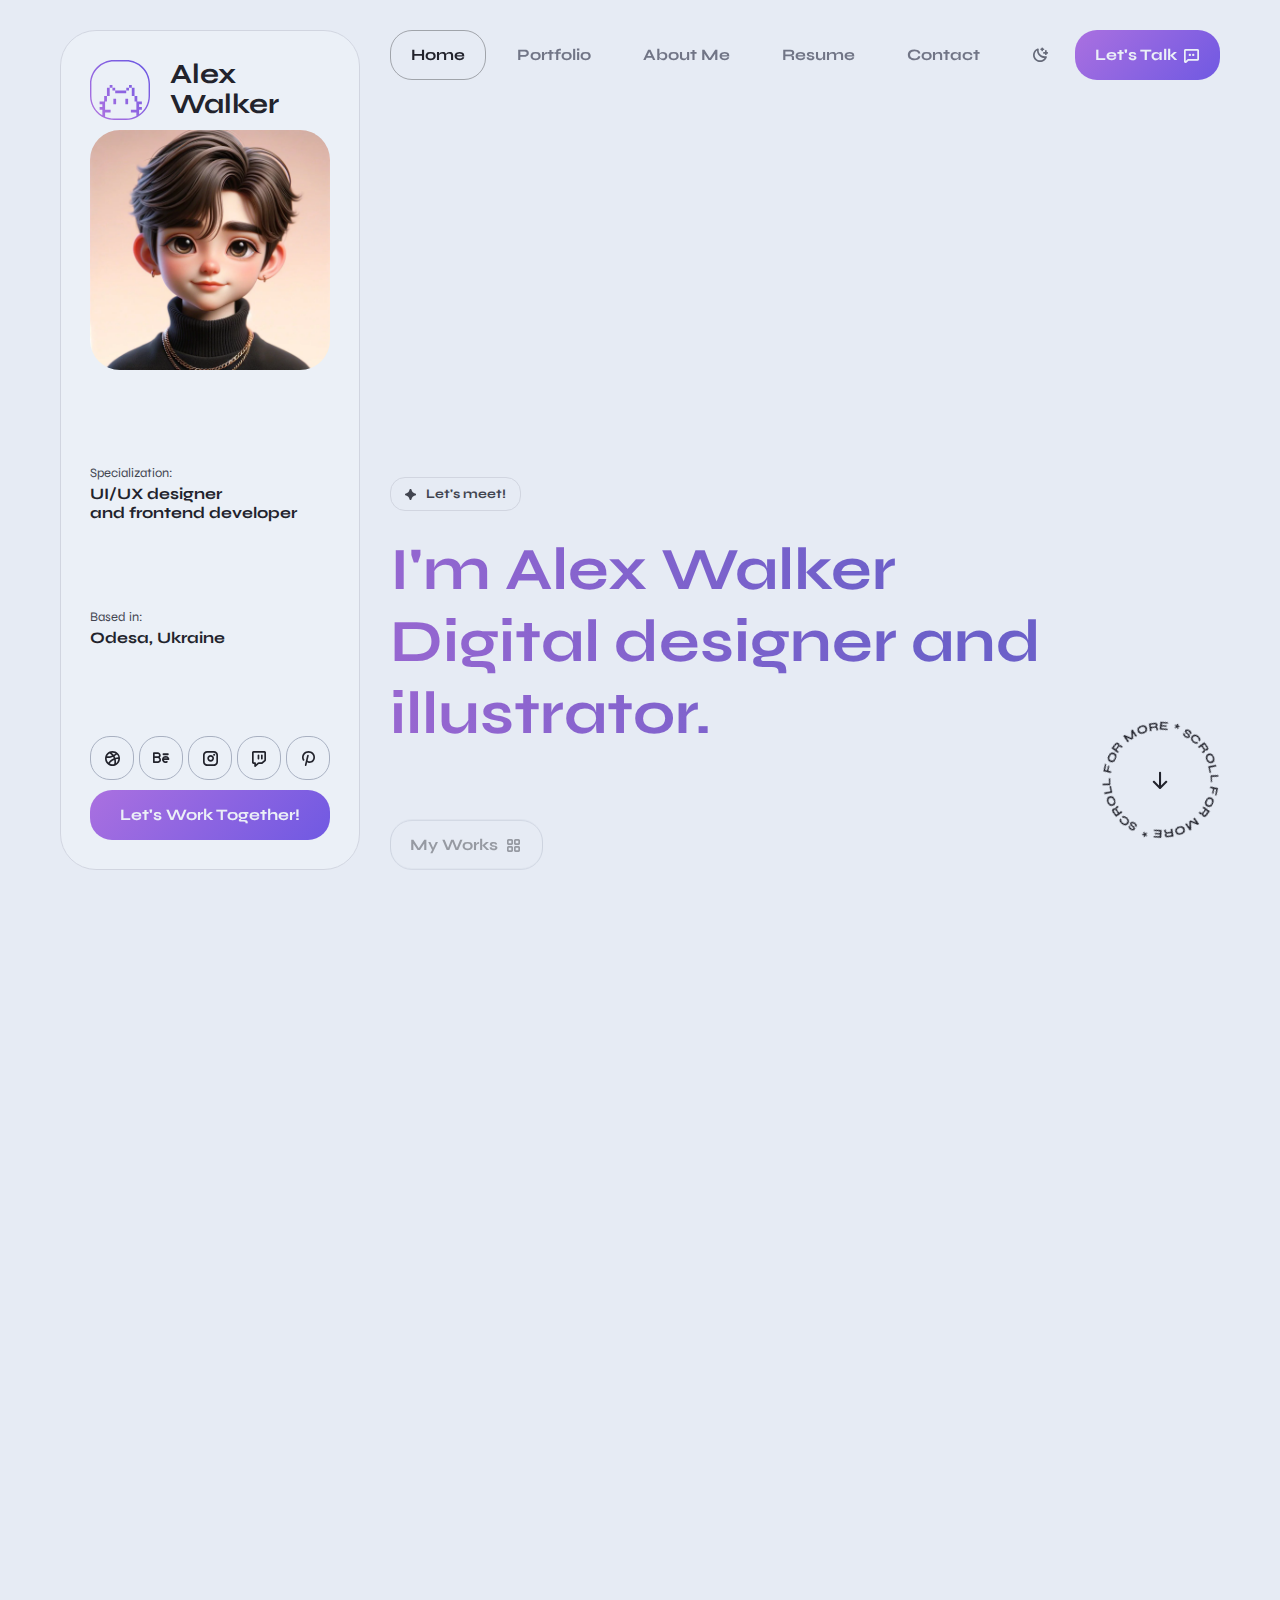
<file: sunny/index-solid-color.html>
<!DOCTYPE html>
<html lang="en" dir="ltr">

  
<!-- Mirrored from mixdesign.dev/themeforest/braxton/index-solid-color.html by HTTrack Website Copier/3.x [XR&CO'2014], Sat, 13 Sep 2025 09:47:12 GMT -->
<!-- Added by HTTrack --><meta http-equiv="content-type" content="text/html;charset=utf-8" /><!-- /Added by HTTrack -->
<head>
    <meta charset="UTF-8">

    <!-- Page Title -->
    <title>Braxton - Personal Portfolio & Resume HTML Template</title>

    <!-- Meta Tags -->
    <meta name="description" content="Show yourself brightly with Braxton - unique and creative portfolio and resume template!">
    <meta name="keywords" content="mix_design, resume, portfolio, personal page, cv, template, one page, responsive, html5, css3, creative, clean">
    <meta name="author" content="mix_design">

    <!-- Viewport Meta-->
    <meta http-equiv="X-UA-Compatible" content="IE=edge">
    <meta name="viewport" content="width=device-width, initial-scale=1, maximum-scale=1">

    <!-- Template Favicon & Icons Start -->
    <link rel="icon" href="img/favicon/favicon.ico" sizes="any">
    <link rel="icon" href="img/favicon/icon.svg" type="image/svg+xml">
    <link rel="apple-touch-icon" href="img/favicon/apple-touch-icon.png">
    <link rel="manifest" href="img/favicon/manifest.webmanifest">
    <!-- Template Favicon & Icons End -->

    <!-- Facebook Metadata Start -->
    <meta property="og:image:height" content="1200">
    <meta property="og:image:width" content="1200">
    <meta property="og:title" content="Braxton - Personal Portfolio & Resume HTML Template">
    <meta property="og:description" content="Show yourself brightly with Braxton - unique and creative portfolio and resume template!">
    <meta property="og:url" content="https://mixdesign.dev/themeforest/braxton">
    <meta property="og:image" content="img/favicon/og-image.html">
    <!-- Facebook Metadata End -->

    <!-- Template Styles Start -->
    <link rel="stylesheet" href="css/loaders/loader.css">
    <link rel="stylesheet" type="text/css" href="css/plugins.css">
    <link rel="stylesheet" type="text/css" href="css/main.css">
    <!-- Template Styles End -->

    <!-- Custom Browser Color Start -->
    <meta name="theme-color" media="(prefers-color-scheme: light)" content="#dcdce7">
    <meta name="theme-color" media="(prefers-color-scheme: dark)" content="#111111">
    <meta name="msapplication-navbutton-color" content="#111111">
    <meta name="mobile-web-app-capable" content="yes">
    <meta name="apple-mobile-web-app-status-bar-style" content="black-translucent">
    <!-- Custom Browser Color End -->
  </head>

  <body>

    <!-- Loader Start -->
    <div id="loader" class="loader">
      <div id="loaderContent" class="loader__content">
        <div class="loader__shadow"></div>
        <div class="loader__box"></div>
      </div>
    </div>
    <!-- Loader End -->

    <!-- Header Start -->
    <header id="header" class="header d-flex justify-content-between">

      <!-- Navigation Menu Start -->
      <div class="header__navigation">
        <nav id="menu" class="menu">
          <ul class="menu__list d-flex justify-content-start">
            <li class="menu__item">
              <a class="menu__link btn" href="#home">
                <span class="menu__caption">Home</span>
                <i class="ph-bold ph-house-simple"></i>
              </a>
            </li>
            <li class="menu__item">
              <a class="menu__link btn" href="#portfolio">
                <span class="menu__caption">Portfolio</span>
                <i class="ph-bold ph-squares-four"></i>
              </a>
            </li>
            <li class="menu__item">
              <a class="menu__link btn" href="#about">
                <span class="menu__caption">About Me</span>
                <i class="ph-bold ph-user"></i>
              </a>
            </li>
            <li class="menu__item">
              <a class="menu__link btn" href="#resume">
                <span class="menu__caption">Resume</span>
                <i class="ph-bold ph-article"></i>
              </a>
            </li>
            <li class="menu__item">
              <a class="menu__link btn" href="#contact">
                <span class="menu__caption">Contact</span>
                <i class="ph-bold ph-envelope"></i>
              </a>
            </li>
          </ul>
        </nav>
      </div>
      <!-- Navigation Menu End -->

      <!-- Header Controls Start -->
      <div class="header__controls d-flex justify-content-end">
        <button id="color-switcher" class="color-switcher header__switcher btn" type="button" role="switch" aria-label="light/dark mode" aria-checked="true"></button>
        <a id="notify-trigger" class="header__trigger btn" href="mailto:example@example.com?subject=Message%20from%20your%20site">
          <span class="trigger__caption">Let's Talk</span>
          <i class="ph-bold ph-chat-dots"></i>
        </a>
      </div>
      <!-- Header Controls End -->

    </header>
    <!-- Header End -->

    <!-- Avatar Side Block Start -->
    <div id="avatar" class="avatar">
      <div class="avatar__container d-flex flex-column justify-content-lg-between">
        <!-- image and logo -->
        <div class="avatar__block">
          <div class="avatar__logo d-flex align-items-center">
            <div class="logo__image">
              <!-- Your Logo Here!!! -->
              <!--<img src="img/logo.svg" alt="Braxton - Personal Portfolio & Resume HTML Template Logo">-->
              <svg xmlns="http://www.w3.org/2000/svg" x="0px" y="0px"
                width="85px" height="85px" viewBox="0 0 85 85" 
                style="enable-background:new 0 0 85 85;" xml:space="preserve" class="gradient-fill">
                <style type="text/css">
                  .gradient-fill {
                    fill: url(#gradientFill);
                  }
                </style>
                <g>
                  <linearGradient id="gradientFill" gradientUnits="userSpaceOnUse" x1="9.9604" y1="75.0338" x2="75.0387" y2="9.9555">
                    <stop  offset="0" style="stop-color:var(--accent)"/>
                    <stop  offset="1" style="stop-color:var(--secondary)"/>
                  </linearGradient>
                  <path class="gradient-fill" d="M51,0H34C15.2,0,0,15.2,0,34v17c0,14.3,8.9,26.6,21.4,31.6c0,0,0,0,0,0l0,0C25.3,84.1,29.5,85,34,85h17
                    c6,0,11.7-1.6,16.6-4.3c0.1-0.1,0.2-0.1,0.3-0.2C78.1,74.6,85,63.6,85,51V34C85,15.2,69.8,0,51,0z M83,51c0,10.7-5.3,20.2-13.4,26
                    v-2.5v-3.9h3.9v-3.9h-3.9v-3.9h3.9v-3.9h-3.9H67v-3.9V51h-3.9v3.9v3.9h2.6v3.9v3.9v3.9h-3.9h-3.9v3.9h3.9h3.9v3.9v1
                    C61.3,81.7,56.3,83,51,83H34c-4.5,0-8.7-0.9-12.6-2.6v-2v-3.9h3.9h3.9v-3.9h-3.9h-3.9v-3.9v-3.9v-3.9H24v-3.9V51h-3.9v3.9v3.9h-2.6
                    h-3.9v3.9h3.9v3.9h-3.9v3.9h3.9v3.9v3.9C8.2,72.8,2,62.6,2,51V34C2,16.4,16.4,2,34,2h17c17.6,0,32,14.4,32,32V51z M50.1,54.9H54
                    v3.9v3.9h-3.9v-3.9V54.9z M33.1,54.9H37v3.9v3.9h-3.9v-3.9V54.9z M27.9,51H24v-3.9v-3.9v-3.9h3.9v3.9v3.9V51z M31.8,39.3h-3.9v-3.9
                    h3.9V39.3z M31.8,43.2v-3.9h3.9v3.9H31.8z M63.1,47.1V51h-3.9v-3.9v-3.9v-3.9h3.9v3.9V47.1z M35.7,47.1v-3.9h3.9h3.9h3.9h3.9v3.9
                    h-3.9h-3.9h-3.9H35.7z M59.2,39.3h-3.9v-3.9h3.9V39.3z M55.3,43.2h-3.9v-3.9h3.9V43.2z"/>
                </g>
              </svg>
            </div>
            <div class="logo__caption">
              <p>Alex<br>Walker</p>
            </div>
          </div>
          <div class="avatar__image">
            <img src="img/avatars/1024x1024_a03.webp" alt="Braxton - Personal Portfolio & Resume HTML Template Avatar">
          </div>
        </div>
        <!-- data caption #1 -->
        <div class="avatar__block">
          <h6>
            <small class="top">Specialization:</small>
            UI/UX designer<br>and frontend developer
          </h6>
        </div>
        <!-- data caption #2 -->
        <div class="avatar__block">
          <h6>
            <small class="top">Based in:</small>
            Odesa, Ukraine
          </h6>
        </div>
        <!-- socials and CTA button -->
        <div class="avatar__block">
          <div class="avatar__socials">
            <ul class="socials-square d-flex justify-content-between">
              <li class="socials-square__item">
                <a class="socials-square__link btn" href="https://dribbble.com/" target="_blank"><i class="ph-bold ph-dribbble-logo"></i></a>
              </li>
              <li class="socials-square__item">
                <a class="socials-square__link btn" href="https://www.behance.net/" target="_blank"><i class="ph-bold ph-behance-logo"></i></a>
              </li>
              <li class="socials-square__item">
                <a class="socials-square__link btn" href="https://www.instagram.com/" target="_blank"><i class="ph-bold ph-instagram-logo"></i></a>
              </li>
              <li class="socials-square__item">
                <a class="socials-square__link btn" href="https://www.twitch.tv/" target="_blank"><i class="ph-bold ph-twitch-logo"></i></a>
              </li>
              <li class="socials-square__item">
                <a class="socials-square__link btn" href="https://www.pinterest.com/" target="_blank"><i class="ph-bold ph-pinterest-logo"></i></a>
              </li>
            </ul>
          </div>
          <div class="avatar__btnholder">
            <a class="btn btn-default btn-fullwidth btn-hover btn-hover-accent" href="#contact" target="_blank">
              <span class="btn-caption">Let's Work Together!</span>
            </a>
          </div>
        </div>
      </div>
    </div>
    <!-- Avatar Side Block End -->

    <!-- Page Content Start -->
    <div id="content" class="content">
      <div class="content__wrapper">

        <!-- Intro Section Start -->
        <section id="home" class="main intro">

          <!-- Headline Start -->
          <div id="headline" class="headline d-flex align-items-start flex-column" data-speed="1">
            <p class="headline__subtitle animate-headline">
              <svg xmlns="http://www.w3.org/2000/svg" x="0px" y="0px" width="13px" height="13px" viewBox="0 0 13 13" fill="currentColor">
                <path fill="currentColor" d="M5.6,12.6c-0.5-0.8-0.7-2.4-1.7-3.5c-1-1-2.7-1.2-3.5-1.7C-0.1,7-0.1,6,0.4,5.6c0.8-0.5,2.3-0.6,3.5-1.8
                  C5,2.8,5.1,1.2,5.6,0.4C6-0.1,7-0.1,7.4,0.4c0.5,0.8,0.7,2.4,1.8,3.5c1.2,1.2,2.6,1.2,3.5,1.7c0.6,0.4,0.6,1.4,0,1.7
                  C11.8,7.9,10.2,8,9.1,9.1c-1,1-1.2,2.7-1.7,3.5C7,13.1,6,13.1,5.6,12.6z"/>
              </svg>
              <span>Let's meet!</span>
            </p>
            <h1 class="headline__title animate-headline">I'm Alex Walker<br>Digital designer and illustrator.</h1>
            <div class="headline__btnholder d-flex flex-column flex-sm-row">
              <a class="btn mobile-vertical btn-default btn-hover btn-hover-accent-mobile animate-headline" href="#portfolio">
                <span class="btn-caption">My Works</span>
                <i class="ph-bold ph-squares-four"></i>
              </a>
              <a class="btn mobile-vertical btn-default btn-hover btn-hover-outline-mobile animate-headline" href="#0">
                <span class="btn-caption">Download CV</span>
                <i class="ph-bold ph-download-simple"></i>
              </a>
            </div>
          </div>
          <!-- Headline End -->

          <!-- Scroll Button Start -->
          <div class="rotating-btn">
            <a href="#portfolio" class="rotating-btn__link slide-down">
              <!-- SVG rotating text -->
              <svg version="1.1" xmlns="http://www.w3.org/2000/svg" xmlns:xlink="http://www.w3.org/1999/xlink" x="0px" y="0px"
                viewBox="0 0 120 120" style="enable-background:new 0 0 120 120;" xml:space="preserve" 
                class="animate-rotation" data-value="360">
                <defs>
                  <path id="textPath" d="M110,59.5c0,27.6-22.4,50-50,50s-50-22.4-50-50s22.4-50,50-50S110,31.9,110,59.5z"/>
                </defs>
                <g>
                  <use xlink:href="#textPath" fill="none"></use>
                  <text>
                    <!-- button text here!!! -->
                    <textPath xlink:href="#textPath">Scroll for More * Scroll for More * </textPath>
                  </text>
                </g>
              </svg>
              <!-- arrow icon -->
              <i class="ph-bold ph-arrow-down"></i>
            </a>
          </div>
          <!-- Scroll Button End -->

        </section>
        <!-- Intro Section End -->

        <!-- Portfolio Section Start -->
        <section id="portfolio" class="inner inner-first portfolio">

          <!-- Content Block - H2 Section Title Start -->
          <div class="content__block section-grid-title">
            <p class="h2__subtitle animate-in-up">
              <svg xmlns="http://www.w3.org/2000/svg" x="0px" y="0px" width="13px" height="13px" viewBox="0 0 13 13" fill="currentColor">
                <path fill="currentColor" d="M5.6,12.6c-0.5-0.8-0.7-2.4-1.7-3.5c-1-1-2.7-1.2-3.5-1.7C-0.1,7-0.1,6,0.4,5.6c0.8-0.5,2.3-0.6,3.5-1.8
                  C5,2.8,5.1,1.2,5.6,0.4C6-0.1,7-0.1,7.4,0.4c0.5,0.8,0.7,2.4,1.8,3.5c1.2,1.2,2.6,1.2,3.5,1.7c0.6,0.4,0.6,1.4,0,1.7
                  C11.8,7.9,10.2,8,9.1,9.1c-1,1-1.2,2.7-1.7,3.5C7,13.1,6,13.1,5.6,12.6z"/>
              </svg>
              <span>Portfolio</span>
            </p>
            <h2 class="h2__title animate-in-up">Check out my featured projects</h2>
          </div>
          <!-- Content Block - H2 Section Title End -->

          <!-- Content Block - Works Gallery Start -->
          <div class="content__block grid-block">
            <div class="container-fluid px-0 inner__gallery">
              <div class="row gx-0 my-gallery" itemscope itemtype="http://schema.org/ImageGallery">
    
                <!-- Works Gallery Single Item Start -->
                <figure class="col-12 col-md-6 gallery__item grid-item animate-card-2" itemprop="associatedMedia" itemscope itemtype="http://schema.org/ImageObject">
                  <a href="img/works/1400x1400_w01.webp" data-image="img/works/1400x1400_w01.webp" class="gallery__link" itemprop="contentUrl" data-size="1400x1400">
                    <img src="img/works/800_w01-thumb.webp" class="gallery__image" itemprop="thumbnail" alt="Image description">
                  </a>
                  <figcaption class="gallery__descr" itemprop="caption description">
                    <h5>Isometric House</h5>
                    <div class="card__tags d-flex flex-wrap">
                      <span class="rounded-tag opposite">Illustrations</span>
                      <span class="rounded-tag opposite">3D Render</span>
                    </div>
                    <p class="small">Mauris porttitor lobortis ligula, quis molestie lorem scelerisque eu. Morbi aliquam enim odio.
                    </p>
                  </figcaption>
                </figure>
                <!-- Works Gallery Single Item End -->
    
                <!-- Works Gallery Single Item Start -->
                <figure class="col-12 col-md-6 gallery__item grid-item animate-card-2" itemprop="associatedMedia" itemscope itemtype="http://schema.org/ImageObject">
                  <a href="img/works/1400x1400_w02.webp" data-image="img/works/800_w02-thumb.webp" class="gallery__link" itemprop="contentUrl" data-size="1400x1400">
                    <img src="img/works/800_w02-thumb.webp" class="gallery__image" itemprop="thumbnail" alt="Image description">
                  </a>
                  <figcaption class="gallery__descr opposite" itemprop="caption description">
                    <h5 class="opposite">Dashboard Template</h5>
                    <div class="card__tags d-flex flex-wrap">
                      <span class="rounded-tag">UI Design</span>
                      <span class="rounded-tag">Figma</span>
                    </div>
                    <p class="small">Mauris porttitor lobortis ligula, quis molestie lorem scelerisque eu. Morbi aliquam enim odio,
                      a mollis ipsum tristique eu.
                    </p>
                  </figcaption>
                </figure>
                <!-- Works Gallery Single Item End -->
    
                <!-- Works Gallery Single Item Start -->
                <figure class="col-12 col-md-6 gallery__item grid-item animate-card-2" itemprop="associatedMedia" itemscope itemtype="http://schema.org/ImageObject">
                  <a href="img/works/1400x1400_w03.webp" data-image="img/works/800_w03-thumb.webp" class="gallery__link" itemprop="contentUrl" data-size="1400x1400">
                    <img src="img/works/800_w03-thumb.webp" class="gallery__image" itemprop="thumbnail" alt="Image description">
                  </a>
                  <figcaption class="gallery__descr opposite" itemprop="caption description">
                    <h5 class="opposite">Notification Icon</h5>
                    <div class="card__tags d-flex flex-wrap">
                      <span class="rounded-tag">Illustrations</span>
                      <span class="rounded-tag">3D Render</span>
                    </div>
                    <p class="small">Mauris porttitor lobortis ligula, quis molestie lorem scelerisque eu. Morbi aliquam enim odio,
                      a mollis ipsum tristique eu.
                    </p>
                  </figcaption>
                </figure>
                <!-- Works Gallery Single Item End -->
    
                <!-- Works Gallery Single Item Start -->
                <figure class="col-12 col-md-6 gallery__item grid-item animate-card-2" itemprop="associatedMedia" itemscope itemtype="http://schema.org/ImageObject">
                  <a href="img/works/1400x1400_w04.webp" data-image="img/works/800_w04-thumb.webp" class="gallery__link" itemprop="contentUrl" data-size="1400x1400">
                    <img src="img/works/800_w04-thumb.webp" class="gallery__image" itemprop="thumbnail" alt="Image description">
                  </a>
                  <figcaption class="gallery__descr " itemprop="caption description">
                    <h5>Smart Penguin</h5>
                    <div class="card__tags d-flex flex-wrap">
                      <span class="rounded-tag opposite">Illustrations</span>
                      <span class="rounded-tag opposite">AI Experiment</span>
                    </div>
                    <p class="small">Mauris porttitor lobortis ligula, quis molestie lorem scelerisque eu. Morbi aliquam enim odio,
                      a mollis ipsum tristique eu.
                    </p>
                  </figcaption>
                </figure>
                <!-- Works Gallery Single Item End -->
    
              </div>
            </div>
          </div>
          <!-- Content Block - Works Gallery End -->

        </section>
        <!-- Portfolio Section End -->

        <!-- About Section Start -->
        <section id="about" class="inner about">

          <!-- Content Block - H2 Section Title Start -->
          <div class="content__block section-grid-title">
            <p class="h2__subtitle animate-in-up">
              <svg xmlns="http://www.w3.org/2000/svg" x="0px" y="0px" width="13px" height="13px" viewBox="0 0 13 13" fill="currentColor">
                <path fill="currentColor" d="M5.6,12.6c-0.5-0.8-0.7-2.4-1.7-3.5c-1-1-2.7-1.2-3.5-1.7C-0.1,7-0.1,6,0.4,5.6c0.8-0.5,2.3-0.6,3.5-1.8
                  C5,2.8,5.1,1.2,5.6,0.4C6-0.1,7-0.1,7.4,0.4c0.5,0.8,0.7,2.4,1.8,3.5c1.2,1.2,2.6,1.2,3.5,1.7c0.6,0.4,0.6,1.4,0,1.7
                  C11.8,7.9,10.2,8,9.1,9.1c-1,1-1.2,2.7-1.7,3.5C7,13.1,6,13.1,5.6,12.6z"/>
              </svg>
              <span>About Me</span>
            </p>
            <h2 class="h2__title animate-in-up">Turning complex problems into simple design</h2>
          </div>
          <!-- Content Block - H2 Section Title End -->

          <!-- Content Block - Achievements Start -->
          <div class="content__block grid-block">
            <div class="achievements d-flex flex-column flex-md-row align-items-md-stretch">
              <!-- achievements single item -->
              <div class="achievements__item d-flex flex-column grid-item animate-card-3">
                <div class="achievements__card">
                  <p class="achievements__number">40+</p>
                  <p class="achievements__descr">Happy clients</p>
                </div>
              </div>
              <!-- achievements single item -->
              <div class="achievements__item d-flex flex-column grid-item animate-card-3">
                <div class="achievements__card">
                  <p class="achievements__number">2+</p>
                  <p class="achievements__descr">Years of experience</p>
                </div>
              </div>
              <!-- achievements single item -->
              <div class="achievements__item d-flex flex-column grid-item animate-card-3">
                <div class="achievements__card">
                  <p class="achievements__number">50+</p>
                  <p class="achievements__descr">Projects done</p>
                </div>
              </div>
            </div>
          </div>
          <!-- Content Block - Achievements End -->

          <!-- Content Block - About Me Data Start -->
          <div class="content__block grid-block block-large">
            <div class="container-fluid p-0">
              <div class="row g-0 justify-content-between">
                
                <!-- About Me Description Start -->
                <div class="col-12 col-xl-8 grid-item about-descr">
                  <p class="about-descr__text animate-in-up">
                    I wonder if I've been changed in the night? Let me think. Was I the same when I got up this morning? 
                    I almost think I can remember feeling a little different. 
                    But if I'm not the same, the 
                    <a href="#0" class="text-link">next question</a> 
                    is 'Who in the world am I?' Ah, that's the great puzzle!
                  </p>
                  <p class="about-descr__text animate-in-up">
                    Be what you would seem to be - or, if you'd like it put more simply - never imagine yourself not to be otherwise 
                    than what it might appear to others that what you were or 
                    <a href="#0" class="text-link">might have been</a> 
                    was not otherwise than what you had been 
                    would have appeared to them to be otherwise.
                  </p>
                  <div class="btn-group about-descr__btnholder animate-in-up">
                    <a class="btn mobile-vertical btn-default btn-hover btn-hover-accent" href="#0">
                      <span class="btn-caption">Download CV</span>
                      <i class="ph-bold ph-download-simple"></i>
                    </a>
                  </div>
                </div>
                <!-- About Me Description End -->
      
                <!-- About Me Information Start -->
                <div class="col-12 col-xl-4 grid-item about-info">
                  <div class="about-info__item animate-in-up">
                    <h6>
                      <small class="top">Name</small>
                      Alex Walker
                    </h6>
                  </div>
                  <div class="about-info__item animate-in-up">
                    <h6>
                      <small class="top">Phone</small>
                      <a class="text-link-bold" href="tel:+12127089400">+1 212-708-9400</a>
                    </h6>
                  </div>
                  <div class="about-info__item animate-in-up">
                    <h6>
                      <small class="top">Email</small>
                      <a class="text-link-bold" href="mailto:example@example.com?subject=Message%20from%20your%20site">hello@yourdomain.com</a>
                    </h6>
                  </div>
                  <div class="about-info__item animate-in-up">
                    <h6>
                      <small class="top">Location</small>
                      <a class="text-link-bold" href="https://maps.app.goo.gl/xMJXTEUeHkv6kYRQ6" target="_blank">Odesa, Ukraine</a>
                    </h6>
                  </div>
                </div>
                <!-- About Me Information End -->
      
              </div>
            </div>
          </div>
          <!-- Content Block - About Me Data End -->

          <!-- Content Block - Services Start -->
          <div class="content__block grid-block">
            <div class="container-fluid p-0">
              <div class="row g-0 align-items-stretch cards">
                <!-- services cards grid single item -->
                <div class="col-12 col-md-6 cards__item grid-item animate-card-2">
                  <div class="cards__card d-flex flex-column">
                    <div class="cards__descr">
                      <h4 class="cards__title animate-in-up">Frontend<br>development</h4>
                      <div class="cards__tags d-flex flex-wrap animate-in-up">
                        <span class="rounded-tag tag-outline">UI/UX Design</span>
                        <span class="rounded-tag tag-outline">Design to Code</span>
                      </div>
                      <p class="small cards__text animate-in-up">I work with HTML/CSS, Framer and WordPress.</p>
                    </div>
                    <div class="cards__image d-flex animate-in-up">
                      <img src="img/services/1200x900_s01.webp" alt="Service/Feature Image">
                    </div>
                  </div>
                </div>
                <!-- services grid cards single item -->
                <div class="col-12 col-md-6 cards__item grid-item animate-card-2">
                  <div class="cards__card d-flex flex-column">
                    <div class="cards__descr">
                      <h4 class="cards__title animate-in-up">Digital art and graphic design</h4>
                      <div class="cards__tags d-flex flex-wrap animate-in-up">
                        <span class="rounded-tag tag-outline">Illustrations</span>
                        <span class="rounded-tag tag-outline">AI Experiments</span>
                      </div>
                      <p class="small cards__text animate-in-up">I use Adobe Photoshop, Fresco and Blender to create 
                        illustrations and 3D renders for my clients and stocks.
                      </p>
                    </div>
                    <div class="cards__image d-flex animate-in-up">
                      <img src="img/services/1200x900_s02.webp" alt="Service/Feature Image">
                    </div>
                  </div>
                </div>
                <!-- services grid cards single item -->
                <div class="col-12 col-md-6 cards__item grid-item animate-card-2">
                  <div class="cards__card d-flex flex-column">
                    <div class="cards__descr">
                      <h4 class="cards__title animate-in-up">SEO/Digital marketing solutions</h4>
                      <div class="cards__tags d-flex flex-wrap animate-in-up">
                        <span class="rounded-tag tag-outline">Social Media</span>
                        <span class="rounded-tag tag-outline">Analytics</span>
                      </div>
                      <p class="small cards__text animate-in-up">Social media content plans, media monitoring, email and text messaging
                        and search engine optimization.
                      </p>
                    </div>
                    <div class="cards__image d-flex">
                      <img src="img/services/1200x900_s03.webp" alt="Service/Feature Image">
                    </div>
                  </div>
                </div>
                <!-- services grid cards single item -->
                <div class="col-12 col-md-6 cards__item grid-item animate-card-2">
                  <div class="cards__card d-flex flex-column">
                    <div class="cards__descr">
                      <h4 class="cards__title animate-in-up">Brand<br>identity</h4>
                      <div class="cards__tags d-flex flex-wrap animate-in-up">
                        <span class="rounded-tag tag-outline">Logo Design</span>
                        <span class="rounded-tag tag-outline">Style Guides</span>
                      </div>
                      <p class="small cards__text animate-in-up">I help my clients to develop a personality and brand voice, 
                        design the brand look and logo.
                      </p>
                    </div>
                    <div class="cards__image d-flex animate-in-up">
                      <img src="img/services/1200x900_s04.webp" alt="Service/Feature Image">
                    </div>
                  </div>
                </div>
    
              </div>
            </div>
          </div>
          <!-- Content Block - Services End -->

        </section>
        <!-- About Section End -->

        <!-- Resume Section Start -->
        <section id="resume" class="inner resume">

          <!-- Content Block - H2 Section Title Start -->
          <div class="content__block block-large">
            <p class="h2__subtitle animate-in-up">
              <svg xmlns="http://www.w3.org/2000/svg" x="0px" y="0px" width="13px" height="13px" viewBox="0 0 13 13" fill="currentColor">
                <path fill="currentColor" d="M5.6,12.6c-0.5-0.8-0.7-2.4-1.7-3.5c-1-1-2.7-1.2-3.5-1.7C-0.1,7-0.1,6,0.4,5.6c0.8-0.5,2.3-0.6,3.5-1.8
                  C5,2.8,5.1,1.2,5.6,0.4C6-0.1,7-0.1,7.4,0.4c0.5,0.8,0.7,2.4,1.8,3.5c1.2,1.2,2.6,1.2,3.5,1.7c0.6,0.4,0.6,1.4,0,1.7
                  C11.8,7.9,10.2,8,9.1,9.1c-1,1-1.2,2.7-1.7,3.5C7,13.1,6,13.1,5.6,12.6z"/>
              </svg>
              <span>Resume</span>
            </p>
            <h2 class="h2__title animate-in-up">Education and practical experience</h2>
            <p class="h2__text animate-in-up">
              Be what you would seem to be - or, if you'd like it put more simply - never imagine yourself not to be otherwise 
              than what it might appear to others that what you were or 
              <a href="#0" class="text-link">might have been</a> 
              was not otherwise than what you had been 
              would have appeared to them to be otherwise.
            </p>
          </div>
          <!-- Content Block - H2 Section Title End -->

          <!-- Content Block - Education Start -->
          <div class="content__block block-large">

            <!-- H3 Block Start -->
            <div class="section-h3">
              <h3 class="h3__title animate-in-up">My education</h3>
            </div>
            <!-- H3 Block End -->

            <!-- Education Lines Start -->
            <div class="container-fluid p-0 resume-lines">
              <!-- education single item -->
              <div class="row g-0 resume-lines__item animate-in-up">
                <div class="col-12 col-md-2">
                  <span class="resume-lines__date animate-in-up">2015 - 2016</span>
                </div>
                <div class="col-12 col-md-5">
                  <h5 class="resume-lines__title animate-in-up">Drawing Concentration</h5>
                  <p class="resume-lines__source animate-in-up">Course by
                    <a href="#0" class="text-link-bold" target="_blank">New York Academy of Art</a>
                  </p>
                </div>
                <div class="col-12 col-md-5">
                  <p class="small resume-lines__descr animate-in-up">Intensive drawing courses that present the fundamental principles of drawing.</p>
                </div>
              </div>
              <!-- education single item -->
              <div class="row g-0 resume-lines__item animate-in-up">
                <div class="col-12 col-md-2">
                  <span class="resume-lines__date animate-in-up">2019 - 2021</span>
                </div>
                <div class="col-12 col-md-5">
                  <h5 class="resume-lines__title animate-in-up">UI/UX Design Specialization</h5>
                  <p class="resume-lines__source animate-in-up">Course by 
                    <a href="#0" class="text-link-bold" target="_blank">California Institute of Arts</a>
                  </p>
                </div>
                <div class="col-12 col-md-5">
                  <p class="small resume-lines__descr animate-in-up">Research, design, and prototype effective, visually-driven websites and apps.</p>
                </div>
              </div>
              <!-- education single item -->
              <div class="row g-0 resume-lines__item animate-in-up">
                <div class="col-12 col-md-2">
                  <span class="resume-lines__date animate-in-up">2022</span>
                </div>
                <div class="col-12 col-md-5">
                  <h5 class="resume-lines__title animate-in-up">UI/UX Designer</h5>
                  <p class="resume-lines__source animate-in-up"> Course by
                    <a href="#0" class="text-link-bold" target="_blank">Coursera</a>
                  </p>
                </div>
                <div class="col-12 col-md-5">
                  <p class="small resume-lines__descr animate-in-up">This cource is about how to complete the design process from beginning to end.</p>
                </div>
              </div>
            </div>
            <!-- Education Lines End -->

          </div>
          <!-- Content Block - Education End -->

          <!-- Content Block - Experience Start -->
          <div class="content__block block-large">

            <!-- H3 Block Start -->
            <div class="section-h3">
              <h3 class="h3__title animate-in-up">Work experience</h3>
            </div>
            <!-- H3 Block End -->

            <!-- Experience Lines Start -->
            <div class="container-fluid p-0 resume-lines">
              <!-- experience single item -->
              <div class="row g-0 resume-lines__item animate-in-up">
                <div class="col-12 col-md-2">
                  <span class="resume-lines__date animate-in-up">2018 - 2019</span>
                </div>
                <div class="col-12 col-md-5">
                  <h5 class="resume-lines__title animate-in-up">Illustrator</h5>
                  <p class="resume-lines__source animate-in-up">in the 
                    <a href="#0" class="text-link-bold" target="_blank">Creative Mind</a>
                    agency
                  </p>
                </div>
                <div class="col-12 col-md-5">
                  <p class="small resume-lines__descr animate-in-up">I created original images for a range of digital and printed products.</p>
                </div>
              </div>
              <!-- experience single item -->
              <div class="row g-0 resume-lines__item animate-in-up">
                <div class="col-12 col-md-2">
                  <span class="resume-lines__date animate-in-up">2019 - 2021</span>
                </div>
                <div class="col-12 col-md-5">
                  <h5 class="resume-lines__title animate-in-up">Graphic Designer</h5>
                  <p class="resume-lines__source animate-in-up">in the
                    <a href="#0" class="text-link-bold" target="_blank">Moon Light</a>
                    agency
                  </p>
                </div>
                <div class="col-12 col-md-5">
                  <p class="small resume-lines__descr animate-in-up">My job was to create adverts, branding, signage and other media products.</p>
                </div>
              </div>
              <!-- experience single item -->
              <div class="row g-0 resume-lines__item animate-in-up">
                <div class="col-12 col-md-2">
                  <span class="resume-lines__date animate-in-up">2021 - now</span>
                </div>
                <div class="col-12 col-md-5">
                  <h5 class="resume-lines__title animate-in-up">UI/UX Designer</h5>
                  <p class="resume-lines__source animate-in-up">in the
                    <a href="#0" class="text-link-bold" target="_blank">Moon Light</a>
                    agency
                  </p>
                </div>
                <div class="col-12 col-md-5">
                  <p class="small resume-lines__descr animate-in-up">I am actively involved in creating user interfaces for mobile apps and websites.</p>
                </div>
              </div>
            </div>
            <!-- Experience Lines End -->

          </div>
          <!-- Content Block - Experience End -->

          <!-- Content Block - H3 Block Start -->
          <div class="content__block">
            <div class="section-h3 section-h3-grid">
              <h3 class="h3__title animate-in-up">My favourite tools</h3>
            </div>
          </div>
          <!-- Content Block - H3 Block End -->

          <!-- Content Block - Tools List Start -->
          <div class="content__block grid-block block-large">
            <!-- Tools List Start -->
            <div class="tools-cards d-flex justify-content-start flex-wrap">
              <!-- tools simgle item -->
              <div class="tools-cards__item d-flex grid-item-s animate-card-5">
                <div class="tools-cards__card">
                  <img class="tools-cards__icon animate-in-up" src="img/icons/icon-photoshop.svg" alt="Tools Icon">
                  <h6 class="tools-cards__caption animate-in-up">Photoshop</h6>
                </div>
              </div>
              <!-- tools simgle item -->
              <div class="tools-cards__item d-flex grid-item-s animate-card-5">
                <div class="tools-cards__card">
                  <img class="tools-cards__icon animate-in-up" src="img/icons/icon-figma.svg" alt="Tools Icon">
                  <h6 class="tools-cards__caption animate-in-up">Figma</h6>
                </div>
              </div>
              <!-- tools simgle item -->
              <div class="tools-cards__item d-flex grid-item-s animate-card-5">
                <div class="tools-cards__card">
                  <img class="tools-cards__icon animate-in-up" src="img/icons/icon-illustrator.svg" alt="Tools Icon">
                  <h6 class="tools-cards__caption animate-in-up">Illustrator</h6>
                </div>
              </div>
              <!-- tools simgle item -->
              <div class="tools-cards__item d-flex grid-item-s animate-card-5">
                <div class="tools-cards__card">
                  <img class="tools-cards__icon animate-in-up" src="img/icons/icon-scketch.svg" alt="Tools Icon">
                  <h6 class="tools-cards__caption animate-in-up">Sketch</h6>
                </div>
              </div>
              <!-- tools simgle item -->
              <div class="tools-cards__item d-flex grid-item-s animate-card-5">
                <div class="tools-cards__card">
                  <img class="tools-cards__icon animate-in-up" src="img/icons/icon-blender.svg" alt="Tools Icon">
                  <h6 class="tools-cards__caption animate-in-up">Blender</h6>
                </div>
              </div>
              <!-- tools simgle item -->
              <div class="tools-cards__item d-flex grid-item-s animate-card-5">
                <div class="tools-cards__card">
                  <img class="tools-cards__icon animate-in-up" src="img/icons/icon-html.svg" alt="Tools Icon">
                  <h6 class="tools-cards__caption animate-in-up">HTML5</h6>
                </div>
              </div>
              <!-- tools simgle item -->
              <div class="tools-cards__item d-flex grid-item-s animate-card-5">
                <div class="tools-cards__card">
                  <img class="tools-cards__icon animate-in-up" src="img/icons/icon-css.svg" alt="Tools Icon">
                  <h6 class="tools-cards__caption animate-in-up">CSS3</h6>
                </div>
              </div>
              <!-- tools simgle item -->
              <div class="tools-cards__item d-flex grid-item-s animate-card-5">
                <div class="tools-cards__card">
                  <img class="tools-cards__icon animate-in-up" src="img/icons/icon-notion.svg" alt="Tools Icon">
                  <h6 class="tools-cards__caption animate-in-up">Notion</h6>
                </div>
              </div>
            </div>
            <!-- Tools List End -->
          </div>
          <!-- Content Block - Tools List End -->

          <!-- Content Block - H2 Block Start -->
          <div class="content__block section-title">
            <p class="h2__subtitle animate-in-up">
              <svg xmlns="http://www.w3.org/2000/svg" x="0px" y="0px" width="13px" height="13px" viewBox="0 0 13 13" fill="currentColor">
                <path fill="currentColor" d="M5.6,12.6c-0.5-0.8-0.7-2.4-1.7-3.5c-1-1-2.7-1.2-3.5-1.7C-0.1,7-0.1,6,0.4,5.6c0.8-0.5,2.3-0.6,3.5-1.8
                  C5,2.8,5.1,1.2,5.6,0.4C6-0.1,7-0.1,7.4,0.4c0.5,0.8,0.7,2.4,1.8,3.5c1.2,1.2,2.6,1.2,3.5,1.7c0.6,0.4,0.6,1.4,0,1.7
                  C11.8,7.9,10.2,8,9.1,9.1c-1,1-1.2,2.7-1.7,3.5C7,13.1,6,13.1,5.6,12.6z"/>
              </svg>
              <span>Testimonials</span>
            </p>
            <h2 class="h2__title animate-in-up">Clients say about me</h2>
          </div>
          <!-- Content Block - H2 Block End -->

          <!-- Content Block - Testimonials Slider Start -->
          <div class="content__block">

            <!-- Testimonials Slider Start -->
            <div class="testimonials-slider">
              <!-- slider main container -->
              <div class="swiper-testimonials">
                <!-- additional required wrapper -->
                <div class="swiper-wrapper">
                  <!-- slides -->
                  <div class="swiper-slide">
                    <div class="testimonials-card animate-in-up">
                      <div class="testimonials-card__tauthor d-flex animate-in-up">
                        <div class="tauthor__avatar">
                          <img src="img/avatars/400x400_t01.webp" alt="Review Author">
                        </div>
                        <div class="tauthor__info d-flex flex-column justify-content-center">
                          <p class="tauthor__name">Alex Tomato</p>
                          <p class="tauthor__position">Brand Manager in 
                            <a href="#0" class="text-link-bold" target="_blank">Instant Design</a>
                          </p>
                          <div class="tauthor__rating d-flex">
                            <i class="ph-fill ph-star"></i>
                            <i class="ph-fill ph-star"></i>
                            <i class="ph-fill ph-star"></i>
                            <i class="ph-fill ph-star"></i>
                            <i class="ph-fill ph-star"></i>
                          </div>
                        </div>
                      </div>
                      <div class="testimonials-card__descr animate-in-up">
                        <p>Lorem ipsum dolor sit amet, consectetuer adipiscing elit, sed diam nonummy nibh euismod tincidunt ut 
                          laoreet dolore magna aliquam erat volutpat. Ut wisi enim ad minim veniam, quis nostrud. Dolore magna aliquam.</p>
                      </div>
                      <div class="testimonials-card__btnholder animate-in-up">
                        <a class="btn mobile-vertical btn-line btn-transparent slide-right" href="#0">
                          <span class="btn-caption">Project Page</span>
                          <i class="ph-bold ph-arrow-right"></i>
                        </a>
                      </div>
                    </div>
                  </div>
                  <div class="swiper-slide">
                    <div class="testimonials-card  animate-in-up">
                      <div class="testimonials-card__tauthor d-flex  animate-in-up">
                        <div class="tauthor__avatar">
                          <img src="img/avatars/400x400_t02.webp" alt="Review Author">
                        </div>
                        <div class="tauthor__info d-flex flex-column justify-content-center">
                          <p class="tauthor__name">Jenny Pineapple</p>
                          <p class="tauthor__position">SEO in 
                            <a href="#0" class="text-link-bold" target="_blank">Creative People</a>
                          </p>
                          <div class="tauthor__rating d-flex">
                            <i class="ph-fill ph-star"></i>
                            <i class="ph-fill ph-star"></i>
                            <i class="ph-fill ph-star"></i>
                            <i class="ph-fill ph-star"></i>
                            <i class="ph-fill ph-star"></i>
                          </div>
                        </div>
                      </div>
                      <div class="testimonials-card__descr animate-in-up">
                        <p>Lorem ipsum dolor sit amet, consectetuer adipiscing elit, sed diam nonummy nibh euismod tincidunt ut 
                          laoreet dolore magna aliquam erat volutpat. Ut wisi enim ad minim veniam, quis nostrud. Dolore magna aliquam.</p>
                      </div>
                      <div class="testimonials-card__btnholder animate-in-up">
                        <a class="btn mobile-vertical btn-line btn-transparent slide-right" href="#0">
                          <span class="btn-caption">Project Page</span>
                          <i class="ph-bold ph-arrow-right"></i>
                        </a>
                      </div>
                    </div>
                  </div>
                </div>
                <!-- navigation buttons -->
                <div class="swiper-button-prev mxd-slider-btn-square mxd-slider-btn-square-prev animate-in-up">
                  <a class="btn btn-square btn-square-s btn-outline slide-left" href="#0">
                    <i class="ph-bold ph-caret-left"></i>
                  </a>
                </div>
                <div class="swiper-button-next mxd-slider-btn-square mxd-slider-btn-square-next animate-in-up">
                  <a class="btn btn-square btn-square-s btn-outline slide-right" href="#0">
                    <i class="ph-bold ph-caret-right"></i>
                  </a>
                </div>
              </div>
            </div>
            <!-- Testimonials Slider End -->

          </div>
          <!-- Content Block - Testimonials Slider End -->

        </section>
        <!-- Resume Section End -->

        <!-- Contact Section Start -->
        <section id="contact" class="inner contact">

          <!-- Content Block - H2 Section Title Start -->
          <div class="content__block section-title">
            <p class="h2__subtitle  animate-in-up">
              <svg xmlns="http://www.w3.org/2000/svg" x="0px" y="0px" width="13px" height="13px" viewBox="0 0 13 13" fill="currentColor">
                <path fill="currentColor" d="M5.6,12.6c-0.5-0.8-0.7-2.4-1.7-3.5c-1-1-2.7-1.2-3.5-1.7C-0.1,7-0.1,6,0.4,5.6c0.8-0.5,2.3-0.6,3.5-1.8
                  C5,2.8,5.1,1.2,5.6,0.4C6-0.1,7-0.1,7.4,0.4c0.5,0.8,0.7,2.4,1.8,3.5c1.2,1.2,2.6,1.2,3.5,1.7c0.6,0.4,0.6,1.4,0,1.7
                  C11.8,7.9,10.2,8,9.1,9.1c-1,1-1.2,2.7-1.7,3.5C7,13.1,6,13.1,5.6,12.6z"/>
              </svg>
              <span>Contact</span>
            </p>
            <h2 class="h2__title  animate-in-up">Let's make something awesome together!</h2>
          </div>
          <!-- Content Block - H2 Section Title End -->

          <!-- Content Block - Contact Form Start -->
          <div class="content__block grid-block block-grid-large">
            <div class="form-container">

              <!-- Reply Messages Start -->
              <div class="form__reply centered text-center">
                <i class="ph-bold ph-smiley reply__icon"></i>
                <p class="reply__title">Done!</p>
                <span class="reply__text">Thanks for your message. I'll get back as soon as possible.</span>
              </div> 
              <!-- Reply Messages End -->

              <!-- Contact Form Start -->
              <form class="form contact-form" id="contact-form">
                <!-- Hidden Required Fields -->
                <input type="hidden" name="project_name" value="Starter Template">
                <input type="hidden" name="admin_email" value="support@mixdesign.dev">
                <input type="hidden" name="form_subject" value="Contact Form Message">
                <!-- END Hidden Required Fields-->
                <div class="container-fluid p-0">
                  <div class="row gx-0">
                    <div class="col-12 col-md-6 form__item animate-in-up">
                      <input type="text" name="Name" placeholder="Your Name*" required>
                    </div>
                    <div class="col-12 col-md-6 form__item animate-in-up">
                      <input type="text" name="Company" placeholder="Company Name">
                    </div>
                    <div class="col-12 col-md-6 form__item animate-in-up">
                      <input type="email" name="E-mail" placeholder="Email Adress*" required>
                    </div>
                    <div class="col-12 col-md-6 form__item animate-in-up">
                      <input type="tel" name="Phone" placeholder="Phone Number*" required>
                    </div>
                    <div class="col-12 form__item animate-in-up">
                      <textarea name="Message" placeholder="A Few Words*" required></textarea>
                    </div>
                    <div class="col-12 form__item animate-in-up">
                      <button class="btn btn-default btn-hover btn-hover-accent" type="submit">
                        <span class="btn-caption">Send Message</span>
                        <i class="ph-bold ph-paper-plane-tilt"></i>
                      </button>
                    </div>
                  </div>
                </div>
              </form>
              <!-- Contact Form End -->

            </div>
          </div>
          <!-- Content Block - Contact Form End -->

          <!-- Content Block - Socials Cards Start -->
          <div class="content__block grid-block">
            <div class="socials-cards d-flex justify-content-start flex-wrap">
              <!-- socials item -->
              <div class="socials-cards__item d-flex grid-item-s animate-card-5">
                <div class="socials-cards__card">
                  <i class="ph-bold ph-dribbble-logo"></i>
                  <a class="socials-cards__link" href="https://dribbble.com/" target="_blank"></a>
                </div>
              </div>
              <!-- socials item -->
              <div class="socials-cards__item d-flex grid-item-s animate-card-5">
                <div class="socials-cards__card">
                  <i class="ph-bold ph-behance-logo"></i>
                  <a class="socials-cards__link" href="https://www.behance.net/" target="_blank"></a>
                </div>
              </div>
              <!-- socials item -->
              <div class="socials-cards__item d-flex grid-item-s animate-card-5">
                <div class="socials-cards__card">
                  <i class="ph-bold ph-instagram-logo"></i>
                  <a class="socials-cards__link" href="https://www.instagram.com/" target="_blank"></a>
                </div>
              </div>
              <!-- socials item -->
              <div class="socials-cards__item d-flex grid-item-s animate-card-5">
                <div class="socials-cards__card">
                  <i class="ph-bold ph-twitch-logo"></i>
                  <a class="socials-cards__link" href="https://www.twitch.tv/" target="_blank"></a>
                </div>
              </div>
              <!-- socials item -->
              <div class="socials-cards__item d-flex grid-item-s animate-card-5">
                <div class="socials-cards__card">
                  <i class="ph-bold ph-pinterest-logo"></i>
                  <a class="socials-cards__link" href="https://www.pinterest.com/" target="_blank"></a>
                </div>
              </div>
            </div>
          </div>
          <!-- Content Block - Socials Cards End -->

          <!-- Content Block - Teaser Start -->
          <div class="content__block">
            <div class="teaser">
              <p class="teaser__text animate-in-up">Want to know more about me, tell me 
                about your project or just to say hello? 
                <a class="text-link-bold" href="mailto:example@example.com?subject=Message%20from%20your%20site">Drop me a line</a> 
                and I'll get back 
                as soon as possible.
              </p>
            </div>
          </div>
          <!-- Content Block - Teaser End -->

          <!-- Content Block - Contact Data Start -->
          <div class="content__block">
            <div class="container-fluid p-0 contact-lines animate-in-up">
              <div class="row g-0 contact-lines__item">
                <!-- data item -->
                <div class="col-12 col-md-4 contact-lines__data">
                  <p class="contact-lines__title animate-in-up">Location</p>
                  <p class="contact-lines__text animate-in-up">
                    <a class="text-link-bold" href="https://maps.app.goo.gl/xMJXTEUeHkv6kYRQ6" target="_blank">Odesa, Ukraine</a>
                  </p>
                </div>
                <!-- data item -->
                <div class="col-12 col-md-4 contact-lines__data">
                  <p class="contact-lines__title animate-in-up">Phone</p>
                  <p class="contact-lines__text animate-in-up">
                    <a class="text-link-bold" href="tel:+12127089400">+1 212-708-9400</a>
                  </p>
                </div>
                <!-- data item -->
                <div class="col-12 col-md-4 contact-lines__data">
                  <p class="contact-lines__title animate-in-up">Email</p>
                  <p class="contact-lines__text animate-in-up">
                    <a class="text-link-bold" href="mailto:example@example.com?subject=Message%20from%20your%20site">hello@alexwalker.com</a>
                  </p>
                </div>
              </div>
            </div>
          </div>
          <!-- Content Block - Contact Data End -->

        </section>
        <!-- Contact Section End -->

      </div>
    </div>
    <!-- Page Content End -->

    <!-- Root element of PhotoSwipe. Must have class pswp. -->
    <div class="pswp" tabindex="-1" role="dialog" aria-hidden="true">

      <!-- Background of PhotoSwipe.
      It's a separate element, as animating opacity is faster than rgba(). -->
      <div class="pswp__bg"></div>

      <!-- Slides wrapper with overflow:hidden. -->
      <div class="pswp__scroll-wrap">

        <!-- Container that holds slides. PhotoSwipe keeps only 3 slides in DOM to save memory. -->
        <!-- don't modify these 3 pswp__item elements, data is added later on. -->
        <div class="pswp__container">
          <div class="pswp__item"></div>
          <div class="pswp__item"></div>
          <div class="pswp__item"></div>
        </div>

        <!-- Default (PhotoSwipeUI_Default) interface on top of sliding area. Can be changed. -->
        <div class="pswp__ui pswp__ui--hidden">

          <div class="pswp__top-bar">

            <!--  Controls are self-explanatory. Order can be changed. -->

            <div class="pswp__counter"></div>

            <button class="pswp__button pswp__button--close link-s" title="Close (Esc)"></button>

            <button class="pswp__button pswp__button--share link-s" title="Share"></button>

            <button class="pswp__button pswp__button--fs link-s" title="Toggle fullscreen"></button>

            <button class="pswp__button pswp__button--zoom link-s" title="Zoom in/out"></button>

            <!-- Preloader demo http://codepen.io/dimsemenov/pen/yyBWoR -->
            <!-- element will get class pswp__preloader-active when preloader is running -->
            <div class="pswp__preloader">
              <div class="pswp__preloader__icn">
                <div class="pswp__preloader__cut">
                  <div class="pswp__preloader__donut"></div>
                </div>
              </div>
            </div>
          </div>

            <div class="pswp__share-modal pswp__share-modal--hidden pswp__single-tap">
              <div class="pswp__share-tooltip"></div>
            </div>

            <button class="pswp__button pswp__button--arrow--left link-s" title="Previous (arrow left)"></button>

            <button class="pswp__button pswp__button--arrow--right link-s" title="Next (arrow right)"></button>

            <div class="pswp__caption">
              <div class="pswp__caption__center"></div>
            </div>

        </div>

      </div>

    </div>

    <!-- Load Scripts Start -->
    <script src="js/libs.min.js"></script>
    <script>
      gsap.registerPlugin(ScrollTrigger);

      const content = document.querySelector('body');
      const imgLoad = imagesLoaded(content);
      const svgBackground = document.querySelector("svg-background");

      imgLoad.on('done', instance => {

        document.getElementById("loaderContent").classList.add("fade-out");
        setTimeout(() => {
          document.getElementById("loader").classList.add("loaded");
        }, 300);

        gsap.set(".animate-headline", {y: 50, opacity: 0});
        ScrollTrigger.batch(".animate-headline", {
          interval: 0.1,
          batchMax: 4,
          duration: 6,
          onEnter: batch => gsap.to(batch, {
            opacity: 1, 
            y: 0,
            ease: 'sine',
            stagger: {each: 0.15, grid: [1, 4]}, 
            overwrite: true
          }),
          onLeave: batch => gsap.set(batch, {opacity: 1, y: 0, overwrite: true}),
          onEnterBack: batch => gsap.to(batch, {opacity: 1, y: 0, stagger: 0.15, overwrite: true}),
          onLeaveBack: batch => gsap.set(batch, {opacity: 0, y: 50, overwrite: true})
        });

      });
    </script>
    <script src="js/app.js"></script>
    <script src="js/gallery-init.js"></script>
    <!-- Load Scripts End -->
    
  </body>


<!-- Mirrored from mixdesign.dev/themeforest/braxton/index-solid-color.html by HTTrack Website Copier/3.x [XR&CO'2014], Sat, 13 Sep 2025 09:47:32 GMT -->
</html>
</file>
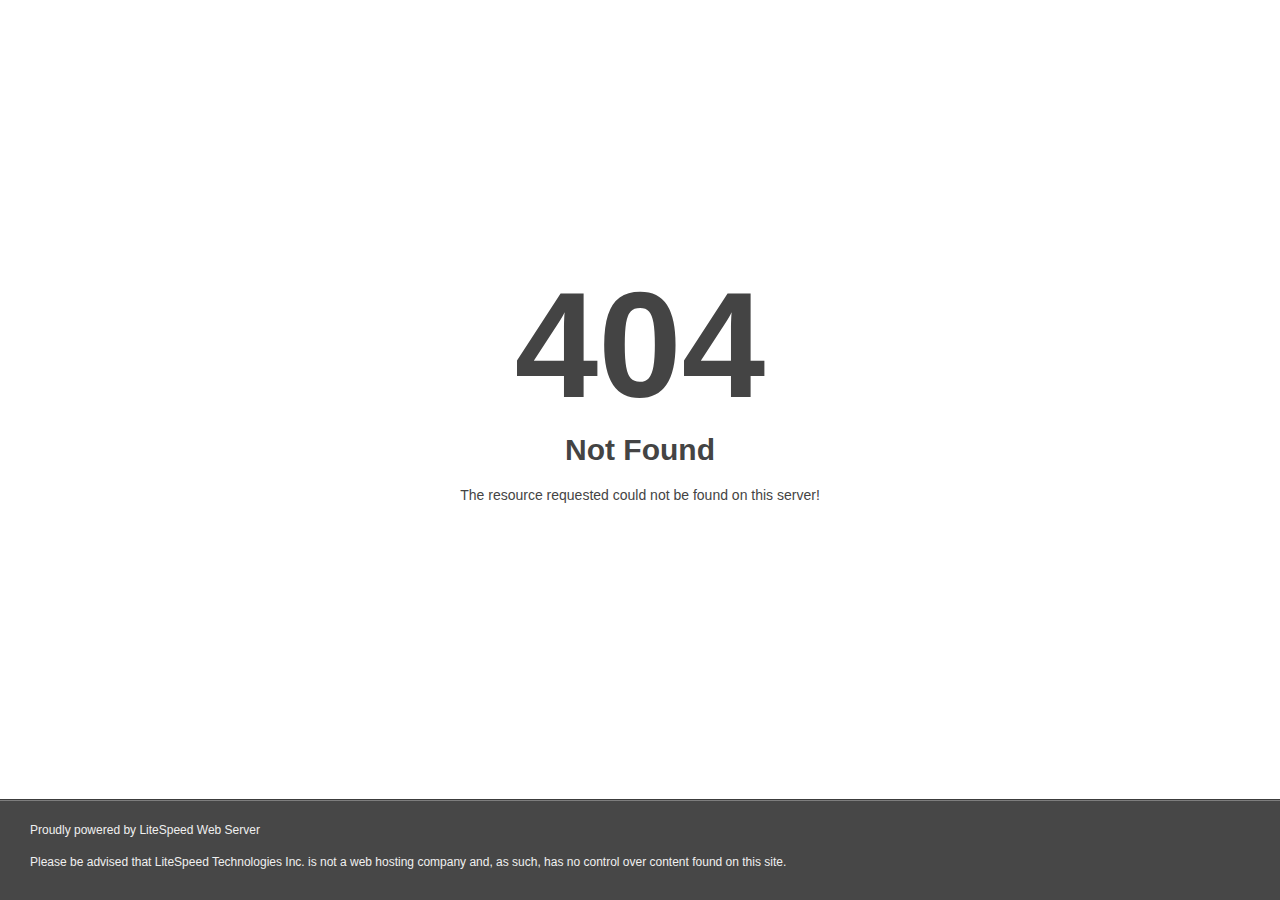
<file: sunny/img/preloader.html>
<!DOCTYPE html>
<html style="height:100%">
<head>
<meta name="viewport" content="width=device-width, initial-scale=1, shrink-to-fit=no" />
<title> 404 Not Found
</title><style>@media (prefers-color-scheme:dark){body{background-color:#000!important}}</style></head>
<body style="color: #444; margin:0;font: normal 14px/20px Arial, Helvetica, sans-serif; height:100%; background-color: #fff;">
<div style="height:auto; min-height:100%; ">     <div style="text-align: center; width:800px; margin-left: -400px; position:absolute; top: 30%; left:50%;">
        <h1 style="margin:0; font-size:150px; line-height:150px; font-weight:bold;">404</h1>
<h2 style="margin-top:20px;font-size: 30px;">Not Found
</h2>
<p>The resource requested could not be found on this server!</p>
</div></div><div style="color:#f0f0f0; font-size:12px;margin:auto;padding:0px 30px 0px 30px;position:relative;clear:both;height:100px;margin-top:-101px;background-color:#474747;border-top: 1px solid rgba(0,0,0,0.15);box-shadow: 0 1px 0 rgba(255, 255, 255, 0.3) inset;">
<br>Proudly powered by LiteSpeed Web Server<p>Please be advised that LiteSpeed Technologies Inc. is not a web hosting company and, as such, has no control over content found on this site.</p></div></body></html>
</file>
<file: sunny/css/style.css>
/* -------------------------------------------

Name: 		Arter
Version:  1.0
Author:		Nazar Miller (millerDigitalDesign)
Portfolio:  https://themeforest.net/user/millerdigitaldesign/portfolio?ref=MillerDigitalDesign

p.s. I am available for Freelance hire (UI design, web development). mail: miller.themes@gmail.com

------------------------------------------- */
/*--------------------------------------------

1. common
      - fonts
      - text defaults
      - title defaults
      - text config
      - container
      - buttons frame
      - suptitle
      - divider
      - image defaults
      - link defaults
      - table
      - quote
      - list
2. link
3. buttons
4. space
5. app marcup
      - top background
      - preloader
      - scroll frame
      - app
      - mobile top bar
      - info bar
      - content
      - menu bar
      - marcup media queries
6. info bar
      - header
      - name
      - language skills
      - hard skills
      - knowledge
      - info bar links
      - social links
      - progresbar color
7. menu bar
      - main menu
      - language change
      - current page title
8. content
      - section title
      - card
      - banner
      - typing code
      - counters
      - services
      - price
      - testimonials
      - timeline
      - contact form
      - blog
      - pagination
      - brands
      - footer
9. portfolio
      - filter
      - portfolio items
      - touch device querie
      - single project
      - fancybox customization
10. media queries
11. burger button
12. transitions
      - in animation
      - out animation


--------------------------------------------*/
/*
$main-color: #FFC107
$main-color: #f44336;
$main-color: #4CAF50;
$main-color: #64B5F6;
*/
/* ------------------------------

common

------------------------------ */
/* ----- fonts ----- */
@import url("https://fonts.googleapis.com/css2?family=Poppins:ital,wght@0,100;0,200;0,300;0,400;0,500;0,600;0,700;0,800;0,900;1,100;1,200;1,300;1,400;1,500;1,600;1,700;1,800;1,900&amp;display=swap");
@import url("https://fonts.googleapis.com/css2?family=Courier+Prime:ital,wght@0,400;0,700;1,400;1,700&amp;display=swap");
/* ----- text defaults ----- */
/* line 13, ../scss/_common.scss */
body {
  color: #8c8c8e;
  font-size: 12px;
  font-family: "Poppins", sans-serif;
  font-weight: 300;
  letter-spacing: 0.5px;
  font-smooth: subpixel-antialiased; }

/* ----- title defaults ----- */
/* line 23, ../scss/_common.scss */
h1,
h2,
h3,
h4,
h5,
h6 {
  font-weight: 700;
  color: #fafafc;
  margin-bottom: 0;
  font-family: "Poppins", sans-serif; }

/* line 35, ../scss/_common.scss */
h1 {
  font-size: 52px;
  font-weight: 800; }

/* line 40, ../scss/_common.scss */
h4 {
  font-size: 17px;
  font-weight: 600; }

/* line 45, ../scss/_common.scss */
h5 {
  font-size: 14px;
  font-weight: 600; }

/* line 50, ../scss/_common.scss */
h6 {
  font-size: 12px;
  font-weight: 400; }

/* ----- text config ----- */
/* line 55, ../scss/_common.scss */
.art-sm-text {
  font-size: 11px; }

/* line 59, ../scss/_common.scss */
.art-lg-text {
  font-size: 16px; }

/* line 63, ../scss/_common.scss */
.art-white {
  color: #fafafc; }

/* ----- container ----- */
/* line 67, ../scss/_common.scss */
.container-fluid {
  overflow: hidden;
  padding: 0 30px;
  position: relative; }

/* ----- buttons frame ----- */
/* line 74, ../scss/_common.scss */
.art-buttons-frame a {
  margin-right: 15px; }

/* ----- suptitle ----- */
/* line 79, ../scss/_common.scss */
.art-el-suptitle {
  margin-top: 5px;
  color: #646466;
  font-style: italic;
  font-size: 11px; }

/* ----- divider ----- */
/* line 86, ../scss/_common.scss */
.art-ls-divider {
  background: #646466;
  width: 100%;
  height: 1px;
  opacity: 0.3; }

/* ----- image defaults ----- */
/* line 93, ../scss/_common.scss */
.art-img-default {
  width: 100%;
  -webkit-box-shadow: 0 3px 8px 0 rgba(15, 15, 20, 0.2);
          box-shadow: 0 3px 8px 0 rgba(15, 15, 20, 0.2); }

/* ----- link defaults ----- */
/* line 99, ../scss/_common.scss */
a {
  text-decoration: none;
  color: #8c8c8e; }
  /* line 103, ../scss/_common.scss */
  a:hover {
    text-decoration: none;
    color: #fafafc; }
  /* line 108, ../scss/_common.scss */
  a:focus {
    outline: inherit; }

/* ----- table ----- */
/* line 113, ../scss/_common.scss */
.art-table {
  color: #8c8c8e; }
  /* line 116, ../scss/_common.scss */
  .art-table ul {
    padding: 0;
    margin: 0; }
    /* line 120, ../scss/_common.scss */
    .art-table ul li {
      list-style-type: none;
      display: -webkit-box;
      display: -ms-flexbox;
      display: flex;
      -webkit-box-pack: justify;
          -ms-flex-pack: justify;
              justify-content: space-between;
      margin-bottom: 5px; }
      /* line 126, ../scss/_common.scss */
      .art-table ul li:last-child {
        margin-bottom: 0; }

/* ----- quote ----- */
/* line 133, ../scss/_common.scss */
blockquote {
  margin-top: 30px;
  margin-bottom: 30px;
  background: #FFC107;
  color: #191923;
  padding: 30px;
  padding-left: 35px;
  font-weight: 400;
  font-style: italic;
  font-size: 14px;
  -webkit-box-shadow: 0 1px 4px 0 rgba(15, 15, 20, 0.1);
          box-shadow: 0 1px 4px 0 rgba(15, 15, 20, 0.1);
  position: relative; }
  /* line 146, ../scss/_common.scss */
  blockquote:before {
    position: absolute;
    font-family: "Font Awesome 5 Free";
    font-weight: 900;
    content: "\f10d";
    font-size: 18px;
    opacity: .5;
    top: 5px;
    left: 9px;
    color: #fafafc; }
  /* line 158, ../scss/_common.scss */
  blockquote:after {
    position: absolute;
    font-family: "Font Awesome 5 Free";
    font-weight: 900;
    content: "\f10d";
    font-size: 18px;
    opacity: .5;
    bottom: 5px;
    right: 9px;
    color: #fafafc;
    -webkit-transform: rotate(180deg);
            transform: rotate(180deg); }

/* ----- list ----- */
/* line 172, ../scss/_common.scss */
.art-custom-list {
  padding-left: 25px; }
  /* line 175, ../scss/_common.scss */
  .art-custom-list li {
    position: relative;
    list-style-type: none;
    color: #fafafc;
    margin-bottom: 5px; }
    /* line 181, ../scss/_common.scss */
    .art-custom-list li:before {
      content: '';
      position: absolute;
      top: 4px;
      left: -25px;
      width: 10px;
      height: 10px;
      border-radius: 50%;
      border: solid 2px #FFC107;
      background: transparent;
      -webkit-box-shadow: 0 3px 8px 0 rgba(15, 15, 20, 0.2);
              box-shadow: 0 3px 8px 0 rgba(15, 15, 20, 0.2); }

/* ------------------------------

link

------------------------------ */
/* line 200, ../scss/_common.scss */
.art-link {
  position: relative;
  text-transform: uppercase;
  font-size: 10px;
  display: inline-block;
  letter-spacing: 1.5px;
  font-weight: 600;
  margin-right: 15px;
  margin-bottom: 10px;
  color: #8c8c8e;
  -webkit-transition: 0.4s ease-in-out;
  transition: 0.4s ease-in-out; }
  /* line 212, ../scss/_common.scss */
  .art-link:hover {
    color: #fafafc;
    text-shadow: 0 0 3px rgba(250, 250, 252, 0.4); }
  /* line 217, ../scss/_common.scss */
  .art-link.art-white-link {
    color: #fafafc; }
    /* line 220, ../scss/_common.scss */
    .art-link.art-white-link:hover {
      color: #fafafc;
      text-shadow: 0 0 3px rgba(250, 250, 252, 0.4);
      -webkit-transform: translateX(5px);
              transform: translateX(5px); }
  /* line 227, ../scss/_common.scss */
  .art-link.art-color-link {
    color: #FFC107; }
    /* line 230, ../scss/_common.scss */
    .art-link.art-color-link:hover {
      color: #FFC107;
      text-shadow: 0 0 3px rgba(250, 250, 252, 0.4);
      -webkit-transform: translateX(5px);
              transform: translateX(5px); }
  /* line 237, ../scss/_common.scss */
  .art-link.art-w-chevron {
    padding-right: 10px; }
    /* line 239, ../scss/_common.scss */
    .art-link.art-w-chevron:after {
      position: absolute;
      font-family: "Font Awesome 5 free";
      content: '\f054';
      font-weight: 900;
      display: inline-block;
      font-style: normal;
      font-variant: normal;
      text-rendering: auto;
      -webkit-font-smoothing: antialiased;
      font-size: 9px;
      top: 0.3px;
      -webkit-transform: translateX(5px);
              transform: translateX(5px);
      -webkit-transition: 0.4s ease-in-out;
      transition: 0.4s ease-in-out; }
    /* line 255, ../scss/_common.scss */
    .art-link.art-w-chevron:hover {
      -webkit-transform: translateX(0);
              transform: translateX(0); }
      /* line 258, ../scss/_common.scss */
      .art-link.art-w-chevron:hover:after {
        -webkit-transform: translateX(10px);
                transform: translateX(10px); }
  /* line 264, ../scss/_common.scss */
  .art-link:last-child {
    margin-bottom: 0;
    margin-right: 0; }
  /* line 269, ../scss/_common.scss */
  .art-link i {
    font-size: 9px;
    margin-left: 3px; }
  /* line 274, ../scss/_common.scss */
  .art-link.art-left-link {
    padding-left: 10px;
    padding-right: 0; }
    /* line 279, ../scss/_common.scss */
    .art-link.art-left-link.art-w-chevron:after {
      content: '\f053';
      left: 0;
      -webkit-transform: translateX(0);
              transform: translateX(0); }
    /* line 286, ../scss/_common.scss */
    .art-link.art-left-link.art-w-chevron:hover:after {
      -webkit-transform: translateX(-5px);
              transform: translateX(-5px); }

/* ------------------------------

button

------------------------------ */
/* line 298, ../scss/_common.scss */
.art-btn {
  text-transform: uppercase;
  -webkit-box-shadow: 0 1px 4px 0 rgba(15, 15, 20, 0.1);
          box-shadow: 0 1px 4px 0 rgba(15, 15, 20, 0.1);
  color: #20202a;
  background: #FFC107;
  letter-spacing: 1.5px;
  font-weight: 600;
  display: -webkit-inline-box;
  display: -ms-inline-flexbox;
  display: inline-flex;
  -webkit-box-pack: center;
      -ms-flex-pack: center;
          justify-content: center;
  -ms-flex-line-pack: center;
      align-content: center;
  border: none;
  -webkit-transition: 0.4s ease-in-out;
  transition: 0.4s ease-in-out; }
  /* line 311, ../scss/_common.scss */
  .art-btn span {
    -ms-flex-item-align: center;
        align-self: center;
    -webkit-transition: 0.2s ease-in-out;
    transition: 0.2s ease-in-out; }
  /* line 316, ../scss/_common.scss */
  .art-btn.art-btn-md {
    height: 45px;
    font-size: 11px;
    padding: 0 35px; }
  /* line 322, ../scss/_common.scss */
  .art-btn.art-btn-sm {
    height: 40px;
    font-size: 11px;
    padding: 0 30px; }
  /* line 328, ../scss/_common.scss */
  .art-btn:hover {
    -webkit-transform: translateY(-2px);
            transform: translateY(-2px);
    color: #1e1e28; }

/* ------------------------------

space

------------------------------ */
/* line 338, ../scss/_common.scss */
.p-30-0 {
  padding-top: 30px;
  padding-bottom: 0; }

/* line 343, ../scss/_common.scss */
.p-0-30 {
  padding-top: 0;
  padding-bottom: 30px; }

/* line 348, ../scss/_common.scss */
.p-30-30 {
  padding-top: 30px;
  padding-bottom: 30px; }

/* line 353, ../scss/_common.scss */
.p-30-15 {
  padding-top: 30px;
  padding-bottom: 15px; }

/* line 358, ../scss/_common.scss */
.p-15-15 {
  padding-top: 15px;
  padding-bottom: 15px; }

/* line 363, ../scss/_common.scss */
.p-15-0 {
  padding-top: 15px;
  padding-bottom: 0; }

/* line 368, ../scss/_common.scss */
.p-60-0 {
  padding-top: 60px;
  padding-bottom: 0; }

/* line 373, ../scss/_common.scss */
.p-230-0 {
  padding-top: 230px;
  padding-bottom: 0; }

/* line 378, ../scss/_common.scss */
.mb-10 {
  margin-bottom: 10px; }

/* line 382, ../scss/_common.scss */
.mb-15 {
  margin-bottom: 15px; }

/* line 386, ../scss/_common.scss */
.mb-25 {
  margin-bottom: 25px; }

/* line 390, ../scss/_common.scss */
.mb-30 {
  margin-bottom: 25px; }

@media (max-width: 1400px) {
  /* line 395, ../scss/_common.scss */
  .p-lg-30-0 {
    padding-top: 30px;
    padding-bottom: 0; } }
@media (max-width: 920px) {
  /* line 402, ../scss/_common.scss */
  .p-md-15-0 {
    padding-top: 15px;
    padding-bottom: 0; } }
/* ------------------------------

app marcup

------------------------------ */
/* ----- top background ----- */
/* line 7, ../scss/_markup.scss */
.art-top-bg {
  overflow: hidden;
  position: absolute;
  width: 100%;
  top: 0;
  background-position: center;
  height: 400px;
  background-size: cover; }
  /* line 16, ../scss/_markup.scss */
  .art-top-bg .art-top-bg-overlay {
    position: relative;
    height: 100%;
    width: 100%;
    background-image: -webkit-gradient(linear, left top, left bottom, from(rgba(30, 30, 40, 0.93)), color-stop(70%, rgba(30, 30, 40, 0.96)), color-stop(80%, rgba(30, 30, 40, 0.99)), to(#1e1e28));
    background-image: linear-gradient(180deg, rgba(30, 30, 40, 0.93) 0%, rgba(30, 30, 40, 0.96) 70%, rgba(30, 30, 40, 0.99) 80%, #1e1e28 100%); }

/* ----- preloader ----- */
/* line 24, ../scss/_markup.scss */
.art-preloader {
  margin: 15px;
  position: absolute;
  top: 0;
  left: 0;
  width: calc(100vw - 30px);
  height: calc(100vh - 30px);
  background: #20202a;
  z-index: 999999;
  display: -webkit-box;
  display: -ms-flexbox;
  display: flex;
  -webkit-box-align: center;
      -ms-flex-align: center;
          align-items: center;
  -webkit-box-pack: center;
      -ms-flex-pack: center;
          justify-content: center; }
  /* line 37, ../scss/_markup.scss */
  .art-preloader .art-preloader-content {
    margin-bottom: 15px;
    text-align: center; }
    /* line 41, ../scss/_markup.scss */
    .art-preloader .art-preloader-content .art-preloader-load {
      margin-top: 5px;
      width: 200px; }
      /* line 45, ../scss/_markup.scss */
      .art-preloader .art-preloader-content .art-preloader-load .progressbar-text {
        position: relative;
        font-size: 14px;
        font-weight: 400 !important;
        color: #8c8c8e !important;
        height: 300px;
        line-height: 350px; }

/* line 58, ../scss/_markup.scss */
.art-preloader-load path:first-child {
  stroke: #191923; }
/* line 61, ../scss/_markup.scss */
.art-preloader-load path:last-child {
  stroke: #FFC107; }

/* ----- scroll frame ----- */
/* line 67, ../scss/_markup.scss */
.art-scroll-frame {
  width: 100%;
  height: calc(100vh - 30px); }

/* line 72, ../scss/_markup.scss */
.scrollbar-track {
  visibility: hidden;
  opacity: 0;
  pointer-events: none; }

/* ----- app ----- */
/* line 78, ../scss/_markup.scss */
.art-app {
  padding: 15px;
  background: #191923;
  width: 100vw;
  height: 100%;
  position: relative;
  overflow: hidden;
  /* ----- mobile top bar ----- */ }
  /* line 86, ../scss/_markup.scss */
  .art-app * {
    scrollbar-width: none; }
  /* line 90, ../scss/_markup.scss */
  .art-app ::-webkit-scrollbar {
    display: none; }
  /* line 94, ../scss/_markup.scss */
  .art-app .art-mobile-top-bar {
    position: fixed;
    z-index: 99;
    width: 100%;
    height: 70px;
    background: #20202a;
    -webkit-box-shadow: 0 3px 8px 0 rgba(15, 15, 20, 0.2);
            box-shadow: 0 3px 8px 0 rgba(15, 15, 20, 0.2);
    padding: 0 30px;
    display: none;
    -webkit-box-pack: justify;
        -ms-flex-pack: justify;
            justify-content: space-between;
    -webkit-box-align: center;
        -ms-flex-align: center;
            align-items: center; }
  /* line 107, ../scss/_markup.scss */
  .art-app .art-app-wrapper {
    max-width: 1440px;
    margin-left: auto;
    margin-right: auto;
    background: #1e1e28;
    background-size: cover;
    width: 100%;
    height: 100%;
    position: relative;
    overflow: hidden;
    -webkit-box-shadow: 0 3px 8px 0 rgba(15, 15, 20, 0.2);
            box-shadow: 0 3px 8px 0 rgba(15, 15, 20, 0.2); }
    /* line 119, ../scss/_markup.scss */
    .art-app .art-app-wrapper .art-app-container {
      position: relative;
      display: -webkit-box;
      display: -ms-flexbox;
      display: flex;
      -ms-flex-wrap: nowrap;
          flex-wrap: nowrap;
      /* ----- info bar ----- */
      /* ----- content ----- */
      /* ----- menu bar ----- */ }
      /* line 124, ../scss/_markup.scss */
      .art-app .art-app-wrapper .art-app-container .art-info-bar {
        background: #20202a;
        width: 290px;
        min-width: 290px;
        height: calc(100vh - 30px);
        position: relative;
        z-index: 999;
        -webkit-box-shadow: 0 3px 8px 0 rgba(15, 15, 20, 0.2);
                box-shadow: 0 3px 8px 0 rgba(15, 15, 20, 0.2);
        -webkit-transition: 0.55s ease-in-out;
        transition: 0.55s ease-in-out; }
        /* line 134, ../scss/_markup.scss */
        .art-app .art-app-wrapper .art-app-container .art-info-bar .art-info-bar-frame {
          padding: 0 15px; }
          /* line 137, ../scss/_markup.scss */
          .art-app .art-app-wrapper .art-app-container .art-info-bar .art-info-bar-frame .art-info-bar-header {
            width: 100%;
            height: 70px;
            -webkit-box-pack: start;
                -ms-flex-pack: start;
                    justify-content: flex-start;
            -webkit-box-align: center;
                -ms-flex-align: center;
                    align-items: center;
            position: absolute;
            left: 0;
            top: 0;
            z-index: 999999999999;
            display: none; }
            /* line 148, ../scss/_markup.scss */
            .art-app .art-app-wrapper .art-app-container .art-info-bar .art-info-bar-frame .art-info-bar-header .art-info-bar-btn {
              margin-left: auto;
              pointer-events: all;
              font-size: 14px;
              padding: 30px; }
              /* line 154, ../scss/_markup.scss */
              .art-app .art-app-wrapper .art-app-container .art-info-bar .art-info-bar-frame .art-info-bar-header .art-info-bar-btn.art-disabled {
                opacity: 0;
                pointer-events: none; }
          /* line 162, ../scss/_markup.scss */
          .art-app .art-app-wrapper .art-app-container .art-info-bar .art-info-bar-frame .art-scroll-frame .scroll-content {
            padding: 240px 0 50px; }
      /* line 169, ../scss/_markup.scss */
      .art-app .art-app-wrapper .art-app-container .art-content {
        position: relative;
        overflow: hidden;
        width: 100vw;
        height: calc(100vh - 30px);
        padding-right: 80px;
        -webkit-transition: 0.55s ease-in-out;
        transition: 0.55s ease-in-out; }
        /* line 177, ../scss/_markup.scss */
        .art-app .art-app-wrapper .art-app-container .art-content .art-curtain {
          background: rgba(30, 30, 40, 0.88);
          position: absolute;
          z-index: 9;
          left: 0;
          width: 100%;
          height: 100%;
          pointer-events: none;
          opacity: 0;
          -webkit-transition: 0.55s ease-in-out;
          transition: 0.55s ease-in-out; }
        /* line 189, ../scss/_markup.scss */
        .art-app .art-app-wrapper .art-app-container .art-content.art-active {
          -webkit-transform: translateX(-150px);
                  transform: translateX(-150px); }
          /* line 192, ../scss/_markup.scss */
          .art-app .art-app-wrapper .art-app-container .art-content.art-active .art-curtain {
            pointer-events: all;
            opacity: 0.7; }
      /* line 199, ../scss/_markup.scss */
      .art-app .art-app-wrapper .art-app-container .art-menu-bar {
        background: #20202a;
        width: 230px;
        height: calc(100vh - 30px);
        position: absolute;
        z-index: 99;
        right: -150px;
        top: 0;
        bottom: 0;
        -webkit-box-shadow: 0 3px 8px 0 rgba(15, 15, 20, 0.2);
                box-shadow: 0 3px 8px 0 rgba(15, 15, 20, 0.2);
        -webkit-transition: 0.55s ease-in-out;
        transition: 0.55s ease-in-out; }
        /* line 211, ../scss/_markup.scss */
        .art-app .art-app-wrapper .art-app-container .art-menu-bar .art-menu-bar-frame {
          position: relative; }
          /* line 214, ../scss/_markup.scss */
          .art-app .art-app-wrapper .art-app-container .art-menu-bar .art-menu-bar-frame .art-menu-bar-header {
            width: 100%;
            height: 70px;
            display: -webkit-box;
            display: -ms-flexbox;
            display: flex;
            -webkit-box-pack: start;
                -ms-flex-pack: start;
                    justify-content: flex-start;
            -webkit-box-align: center;
                -ms-flex-align: center;
                    align-items: center;
            position: absolute;
            top: 0;
            left: 0;
            z-index: 9;
            -webkit-box-shadow: 0 1px 4px 0 rgba(15, 15, 20, 0.1);
                    box-shadow: 0 1px 4px 0 rgba(15, 15, 20, 0.1);
            background: linear-gradient(159deg, rgba(37, 37, 50, 0.98) 0%, rgba(35, 35, 45, 0.98) 100%); }
            /* line 227, ../scss/_markup.scss */
            .art-app .art-app-wrapper .art-app-container .art-menu-bar .art-menu-bar-frame .art-menu-bar-header .art-menu-bar-btn {
              pointer-events: all; }
              /* line 230, ../scss/_markup.scss */
              .art-app .art-app-wrapper .art-app-container .art-menu-bar .art-menu-bar-frame .art-menu-bar-header .art-menu-bar-btn.art-disabled {
                opacity: 0;
                pointer-events: none; }
        /* line 238, ../scss/_markup.scss */
        .art-app .art-app-wrapper .art-app-container .art-menu-bar.art-active {
          -webkit-transform: translateX(-150px);
                  transform: translateX(-150px); }

/* ------------------------------

app marcup (after 920px)

------------------------------ */
@media (max-width: 920px) {
  /* ----- container ----- */
  /* line 252, ../scss/_markup.scss */
  .container-fluid {
    padding-left: 15px;
    padding-right: 15px; }

  /* ----- preloader ----- */
  /* line 257, ../scss/_markup.scss */
  .art-preloader {
    margin: 0;
    width: 100vw;
    height: 100vh; }

  /* ----- scroll frame ----- */
  /* line 263, ../scss/_markup.scss */
  .art-scroll-frame {
    height: 100vh; }

  /* line 267, ../scss/_markup.scss */
  .art-app {
    padding: 0;
    /* ----- mobile top bar ----- */ }
    /* line 270, ../scss/_markup.scss */
    .art-app .art-mobile-top-bar {
      display: -webkit-box;
      display: -ms-flexbox;
      display: flex; }
    /* line 274, ../scss/_markup.scss */
    .art-app .art-app-wrapper {
      border-radius: 0;
      height: 100vh; }
      /* line 278, ../scss/_markup.scss */
      .art-app .art-app-wrapper .art-app-container {
        width: 100%;
        /* ----- info bar ----- */
        /* ----- content ----- */
        /* ----- menu bar ----- */ }
        /* line 281, ../scss/_markup.scss */
        .art-app .art-app-wrapper .art-app-container .art-info-bar {
          position: absolute;
          left: -290px;
          width: 290px;
          height: 100vh; }
          /* line 287, ../scss/_markup.scss */
          .art-app .art-app-wrapper .art-app-container .art-info-bar.art-active {
            -webkit-transform: translateX(290px);
                    transform: translateX(290px); }
          /* line 292, ../scss/_markup.scss */
          .art-app .art-app-wrapper .art-app-container .art-info-bar .art-info-bar-frame .art-info-bar-header {
            display: -webkit-box;
            display: -ms-flexbox;
            display: flex; }
            /* line 295, ../scss/_markup.scss */
            .art-app .art-app-wrapper .art-app-container .art-info-bar .art-info-bar-frame .art-info-bar-header .art-info-bar-btn {
              -webkit-transform: translateX(70px);
                      transform: translateX(70px);
              -webkit-transition: 0.4s ease-in-out;
              transition: 0.4s ease-in-out; }
          /* line 304, ../scss/_markup.scss */
          .art-app .art-app-wrapper .art-app-container .art-info-bar.art-active .art-info-bar-frame .art-info-bar-btn {
            -webkit-transform: translateX(0);
                    transform: translateX(0); }
        /* line 311, ../scss/_markup.scss */
        .art-app .art-app-wrapper .art-app-container .art-content {
          position: relative;
          width: 100vw;
          height: 100vh;
          padding-right: 0;
          padding-top: 70px; }
          /* line 318, ../scss/_markup.scss */
          .art-app .art-app-wrapper .art-app-container .art-content .art-scroll-frame {
            height: calc(100vh - 70px); }
          /* line 322, ../scss/_markup.scss */
          .art-app .art-app-wrapper .art-app-container .art-content.art-active {
            -webkit-transform: none;
                    transform: none; }
            /* line 325, ../scss/_markup.scss */
            .art-app .art-app-wrapper .art-app-container .art-content.art-active .art-curtain {
              pointer-events: all;
              opacity: 1; }
        /* line 332, ../scss/_markup.scss */
        .art-app .art-app-wrapper .art-app-container .art-menu-bar {
          position: absolute;
          right: -230px;
          width: 230px;
          height: 100vh; }
          /* line 338, ../scss/_markup.scss */
          .art-app .art-app-wrapper .art-app-container .art-menu-bar.art-active {
            -webkit-transform: translateX(-230px);
                    transform: translateX(-230px); }
          /* line 342, ../scss/_markup.scss */
          .art-app .art-app-wrapper .art-app-container .art-menu-bar .art-menu-bar-btn {
            -webkit-transform: translateX(-80px);
                    transform: translateX(-80px);
            -webkit-transition: 0.4s ease-in-out;
            transition: 0.4s ease-in-out; }
          /* line 348, ../scss/_markup.scss */
          .art-app .art-app-wrapper .art-app-container .art-menu-bar.art-active .art-menu-bar-btn {
            -webkit-transform: translateX(0);
                    transform: translateX(0); } }
/* ------------------------------

app marcup (after 290px)

------------------------------ */
@media (max-width: 290px) {
  /* line 363, ../scss/_markup.scss */
  .art-app {
    /* ----- info bar ----- */ }
    /* line 365, ../scss/_markup.scss */
    .art-app .art-info-bar {
      width: 100vw; } }
/* ------------------------------

app marcup (after 230px)

------------------------------ */
@media (max-width: 230px) {
  /* line 376, ../scss/_markup.scss */
  .art-app {
    /* ----- menu bar ----- */ }
    /* line 378, ../scss/_markup.scss */
    .art-app .art-menu-bar {
      width: 100vw; } }
/* line 387, ../scss/_markup.scss */
.art-app-onepage .art-app-wrapper .art-app-container .art-content {
  padding-right: 0; }

/* ------------------------------

info bar

------------------------------ */
/* line 7, ../scss/_info-bar.scss */
.art-info-bar {
  padding: 0 15px;
  /* ----- header ----- */
  /* ----- name ----- */
  /* ----- language skills ----- */
  /* ----- hard skills ----- */
  /* ----- knowledge ----- */
  /* ----- info bar links ----- */
  /* ----- social links ----- */ }
  /* line 10, ../scss/_info-bar.scss */
  .art-info-bar .art-header {
    position: absolute;
    left: 0;
    top: 0;
    z-index: 99999;
    width: 100%;
    padding: 30px;
    height: 235px;
    background: linear-gradient(159deg, rgba(37, 37, 50, 0.98) 0%, rgba(35, 35, 45, 0.98) 100%);
    text-align: center;
    -webkit-box-shadow: 0 1px 4px 0 rgba(15, 15, 20, 0.1);
            box-shadow: 0 1px 4px 0 rgba(15, 15, 20, 0.1); }
    /* line 22, ../scss/_info-bar.scss */
    .art-info-bar .art-header .art-avatar {
      width: 90px;
      height: 90px;
      margin: 0 auto;
      border-radius: 50%;
      position: relative;
      margin-bottom: 15px; }
      /* line 30, ../scss/_info-bar.scss */
      .art-info-bar .art-header .art-avatar .art-avatar-curtain {
        position: relative;
        width: 100%;
        height: 100%;
        border-radius: 50%;
        display: -webkit-box;
        display: -ms-flexbox;
        display: flex;
        -webkit-box-pack: center;
            -ms-flex-pack: center;
                justify-content: center;
        outline: inherit;
        -webkit-transition: 0.2s ease-in-out;
        transition: 0.2s ease-in-out;
        z-index: 0; }
        /* line 41, ../scss/_info-bar.scss */
        .art-info-bar .art-header .art-avatar .art-avatar-curtain i {
          background: linear-gradient(159deg, rgba(45, 45, 58, 0.88) 0%, rgba(43, 43, 53, 0.88) 100%);
          width: 30px;
          height: 30px;
          text-align: center;
          -ms-flex-item-align: center;
              align-self: center;
          font-weight: 700;
          font-size: 11px;
          line-height: 30px;
          color: #fafafc;
          border-radius: 50%;
          opacity: 0;
          z-index: 1;
          -webkit-transition: 0.4s ease-in-out;
          transition: 0.4s ease-in-out; }
        /* line 57, ../scss/_info-bar.scss */
        .art-info-bar .art-header .art-avatar .art-avatar-curtain img {
          position: absolute;
          width: 100%;
          height: 100%;
          -o-object-fit: cover;
             object-fit: cover;
          border-radius: 50%;
          z-index: 0; }
        /* line 66, ../scss/_info-bar.scss */
        .art-info-bar .art-header .art-avatar .art-avatar-curtain:hover {
          opacity: 1;
          -webkit-transition: 0.2s ease-in-out;
          transition: 0.2s ease-in-out;
          outline: inherit; }
          /* line 71, ../scss/_info-bar.scss */
          .art-info-bar .art-header .art-avatar .art-avatar-curtain:hover i {
            opacity: .7; }
            /* line 74, ../scss/_info-bar.scss */
            .art-info-bar .art-header .art-avatar .art-avatar-curtain:hover i:hover {
              opacity: 1;
              -webkit-transform: scale(1.07);
                      transform: scale(1.07); }
      /* line 82, ../scss/_info-bar.scss */
      .art-info-bar .art-header .art-avatar .art-lamp-light {
        z-index: 2; }
        /* line 85, ../scss/_info-bar.scss */
        .art-info-bar .art-header .art-avatar .art-lamp-light:before {
          content: '';
          position: absolute;
          bottom: -1px;
          right: 1px;
          background: #fafafc;
          height: 23px;
          width: 23px;
          border-radius: 50%;
          -webkit-animation: puls 1s infinite;
                  animation: puls 1s infinite; }
@-webkit-keyframes puls {
  0% {
    -webkit-transform: scale(0.6);
            transform: scale(0.6);
    opacity: 1; }
  100% {
    -webkit-transform: scale(1);
            transform: scale(1);
    opacity: 0; } }
@keyframes puls {
  0% {
    -webkit-transform: scale(0.6);
            transform: scale(0.6);
    opacity: 1; }
  100% {
    -webkit-transform: scale(1);
            transform: scale(1);
    opacity: 0; } }
        /* line 108, ../scss/_info-bar.scss */
        .art-info-bar .art-header .art-avatar .art-lamp-light .art-available-lamp {
          position: absolute;
          bottom: 3px;
          right: 5px;
          height: 15px;
          width: 15px;
          background: #FFC107;
          border-radius: 50%;
          z-index: 0;
          -webkit-transition: 0.4s ease-in-out;
          transition: 0.4s ease-in-out; }
          /* line 119, ../scss/_info-bar.scss */
          .art-info-bar .art-header .art-avatar .art-lamp-light .art-available-lamp:after {
            position: relative;
            content: 'I am available for freelance hire';
            width: 115px;
            display: block;
            padding: 5px 10px;
            top: -10px;
            left: 28px;
            font-size: 10px;
            font-weight: 200;
            color: #8c8c8e;
            -webkit-box-shadow: 0 1px 4px 0 rgba(15, 15, 20, 0.1);
                    box-shadow: 0 1px 4px 0 rgba(15, 15, 20, 0.1);
            background: #191923;
            opacity: 0;
            pointer-events: none;
            -webkit-transform: translateX(20px);
                    transform: translateX(20px);
            -webkit-transition: 0.4s ease-in-out;
            transition: 0.4s ease-in-out;
            text-align: left; }
          /* line 140, ../scss/_info-bar.scss */
          .art-info-bar .art-header .art-avatar .art-lamp-light .art-available-lamp:before {
            content: '';
            position: absolute;
            height: 5px;
            width: 5px;
            right: -15px;
            top: 5px;
            opacity: 0;
            background: #191923;
            pointer-events: none;
            -webkit-transform: translateX(20px) rotate(45deg);
                    transform: translateX(20px) rotate(45deg);
            -webkit-transition: 0.4s ease-in-out;
            transition: 0.4s ease-in-out;
            z-index: 99; }
          /* line 155, ../scss/_info-bar.scss */
          .art-info-bar .art-header .art-avatar .art-lamp-light .art-available-lamp:hover {
            -webkit-transform: scale(1);
                    transform: scale(1); }
            /* line 158, ../scss/_info-bar.scss */
            .art-info-bar .art-header .art-avatar .art-lamp-light .art-available-lamp:hover:after {
              opacity: 1;
              -webkit-transform: translateX(0);
                      transform: translateX(0); }
            /* line 163, ../scss/_info-bar.scss */
            .art-info-bar .art-header .art-avatar .art-lamp-light .art-available-lamp:hover:before {
              opacity: 1;
              -webkit-transform: translateX(0) rotate(45deg);
                      transform: translateX(0) rotate(45deg); }
        /* line 171, ../scss/_info-bar.scss */
        .art-info-bar .art-header .art-avatar .art-lamp-light.art-not-available:before {
          opacity: 0;
          -webkit-animation: none;
                  animation: none; }
        /* line 176, ../scss/_info-bar.scss */
        .art-info-bar .art-header .art-avatar .art-lamp-light.art-not-available .art-available-lamp {
          background: red; }
          /* line 179, ../scss/_info-bar.scss */
          .art-info-bar .art-header .art-avatar .art-lamp-light.art-not-available .art-available-lamp:after {
            content: "Sorry I'm busy today"; }
  /* line 188, ../scss/_info-bar.scss */
  .art-info-bar .art-name {
    color: #fafafc;
    -webkit-transition: 0.4s ease-in-out;
    transition: 0.4s ease-in-out; }
    /* line 192, ../scss/_info-bar.scss */
    .art-info-bar .art-name a {
      color: #fafafc;
      -webkit-transition: 0.4s ease-in-out;
      transition: 0.4s ease-in-out; }
    /* line 199, ../scss/_info-bar.scss */
    .art-info-bar .art-name:hover a {
      color: #FFC107; }
  /* line 205, ../scss/_info-bar.scss */
  .art-info-bar .art-lang-skills {
    display: -webkit-box;
    display: -ms-flexbox;
    display: flex;
    -ms-flex-wrap: wrap;
        flex-wrap: wrap;
    -webkit-box-pack: justify;
        -ms-flex-pack: justify;
            justify-content: space-between; }
    /* line 210, ../scss/_info-bar.scss */
    .art-info-bar .art-lang-skills .art-lang-skills-item {
      width: 33.33333%;
      text-align: center;
      margin-bottom: 15px; }
      /* line 215, ../scss/_info-bar.scss */
      .art-info-bar .art-lang-skills .art-lang-skills-item .art-cirkle-progress {
        width: 65%;
        margin: 0 auto 15px; }
        /* line 219, ../scss/_info-bar.scss */
        .art-info-bar .art-lang-skills .art-lang-skills-item .art-cirkle-progress .progressbar-text {
          font-size: 11px;
          color: #8c8c8e !important;
          position: relative;
          left: 45% !important; }
          /* line 225, ../scss/_info-bar.scss */
          .art-info-bar .art-lang-skills .art-lang-skills-item .art-cirkle-progress .progressbar-text:after {
            content: '%';
            position: absolute;
            right: -7px; }
  /* line 236, ../scss/_info-bar.scss */
  .art-info-bar .art-hard-skills .art-hard-skills-item {
    margin-bottom: 15px;
    position: relative; }
    /* line 240, ../scss/_info-bar.scss */
    .art-info-bar .art-hard-skills .art-hard-skills-item .art-skill-heading {
      display: -webkit-box;
      display: -ms-flexbox;
      display: flex;
      -webkit-box-pack: justify;
          -ms-flex-pack: justify;
              justify-content: space-between; }
    /* line 245, ../scss/_info-bar.scss */
    .art-info-bar .art-hard-skills .art-hard-skills-item .art-line-progress {
      width: 100%; }
      /* line 248, ../scss/_info-bar.scss */
      .art-info-bar .art-hard-skills .art-hard-skills-item .art-line-progress .progressbar-text {
        width: 100%;
        text-align: right;
        top: -6px !important;
        font-size: 11px;
        color: #8c8c8e !important; }
  /* line 259, ../scss/_info-bar.scss */
  .art-info-bar .art-knowledge-list {
    padding-left: 0; }
    /* line 262, ../scss/_info-bar.scss */
    .art-info-bar .art-knowledge-list li {
      list-style-type: none;
      margin-bottom: 5px;
      color: #8c8c8e; }
      /* line 267, ../scss/_info-bar.scss */
      .art-info-bar .art-knowledge-list li:last-child {
        margin-bottom: 0; }
      /* line 271, ../scss/_info-bar.scss */
      .art-info-bar .art-knowledge-list li:before {
        font-family: "Font Awesome 5 Free";
        font-weight: 900;
        content: "\f00c";
        margin-right: 5px;
        font-size: 9px;
        color: #FFC107;
        margin-right: 10px; }
  /* line 283, ../scss/_info-bar.scss */
  .art-info-bar .art-links-frame {
    display: -webkit-box;
    display: -ms-flexbox;
    display: flex;
    -webkit-box-pack: justify;
        -ms-flex-pack: justify;
            justify-content: space-between;
    -webkit-box-orient: vertical;
    -webkit-box-direction: normal;
        -ms-flex-direction: column;
            flex-direction: column; }
  /* line 289, ../scss/_info-bar.scss */
  .art-info-bar .art-ls-social {
    display: -webkit-box;
    display: -ms-flexbox;
    display: flex;
    -webkit-box-align: center;
        -ms-flex-align: center;
            align-items: center;
    -webkit-box-pack: justify;
        -ms-flex-pack: justify;
            justify-content: space-between;
    padding: 0 35px;
    height: 50px;
    background: linear-gradient(159deg, rgba(37, 37, 50, 0.98) 0%, rgba(35, 35, 45, 0.98) 100%);
    position: absolute;
    bottom: 0;
    -webkit-box-shadow: 0 1px 4px 0 rgba(15, 15, 20, 0.1);
            box-shadow: 0 1px 4px 0 rgba(15, 15, 20, 0.1);
    left: 0;
    width: 100%;
    z-index: 999; }
    /* line 303, ../scss/_info-bar.scss */
    .art-info-bar .art-ls-social a {
      color: #8c8c8e;
      -webkit-transition: 0.2s ease-in-out;
      transition: 0.2s ease-in-out; }
      /* line 307, ../scss/_info-bar.scss */
      .art-info-bar .art-ls-social a:hover {
        text-shadow: 0 0 3px rgba(250, 250, 252, 0.4);
        color: #fafafc; }

/* ----- progresbar color ----- */
/* line 319, ../scss/_info-bar.scss */
.art-line-progress path:first-child {
  stroke: #191923; }
/* line 322, ../scss/_info-bar.scss */
.art-line-progress path:last-child {
  stroke: #FFC107; }

/* line 330, ../scss/_info-bar.scss */
.art-cirkle-progress path:first-child {
  stroke: #191923; }
/* line 333, ../scss/_info-bar.scss */
.art-cirkle-progress path:last-child {
  stroke: #FFC107; }

/* ------------------------------

menu bar

------------------------------ */
/* line 6, ../scss/_menu-bar.scss */
.art-menu-bar {
  /* ----- main menu  ----- */
  /* ----- language change  ----- */
  /* ----- current page title ----- */ }
  /* line 8, ../scss/_menu-bar.scss */
  .art-menu-bar nav {
    display: -webkit-box;
    display: -ms-flexbox;
    display: flex;
    -webkit-box-align: center;
        -ms-flex-align: center;
            align-items: center;
    height: 100%;
    position: relative; }
    /* line 14, ../scss/_menu-bar.scss */
    .art-menu-bar nav .main-menu {
      width: 100%;
      padding: 0;
      margin: 0 0 60px; }
      /* line 19, ../scss/_menu-bar.scss */
      .art-menu-bar nav .main-menu .menu-item {
        width: 100%;
        list-style-type: none;
        -webkit-transition: 0.55s ease-in-out;
        transition: 0.55s ease-in-out;
        opacity: 0;
        -webkit-transform: translateX(60px);
                transform: translateX(60px);
        transition: 0.55s ease-in-out; }
        /* line 27, ../scss/_menu-bar.scss */
        .art-menu-bar nav .main-menu .menu-item:nth-child(1) {
          -webkit-transition-delay: 0.05s;
                  transition-delay: 0.05s; }
        /* line 31, ../scss/_menu-bar.scss */
        .art-menu-bar nav .main-menu .menu-item:nth-child(2) {
          -webkit-transition-delay: 0.1s;
                  transition-delay: 0.1s; }
        /* line 35, ../scss/_menu-bar.scss */
        .art-menu-bar nav .main-menu .menu-item:nth-child(3) {
          -webkit-transition-delay: 0.15s;
                  transition-delay: 0.15s; }
        /* line 39, ../scss/_menu-bar.scss */
        .art-menu-bar nav .main-menu .menu-item:nth-child(4) {
          -webkit-transition-delay: 0.2s;
                  transition-delay: 0.2s; }
        /* line 43, ../scss/_menu-bar.scss */
        .art-menu-bar nav .main-menu .menu-item:nth-child(5) {
          -webkit-transition-delay: 0.25s;
                  transition-delay: 0.25s; }
        /* line 47, ../scss/_menu-bar.scss */
        .art-menu-bar nav .main-menu .menu-item:nth-child(6) {
          -webkit-transition-delay: 0.3s;
                  transition-delay: 0.3s; }
        /* line 51, ../scss/_menu-bar.scss */
        .art-menu-bar nav .main-menu .menu-item:nth-child(7) {
          -webkit-transition-delay: 0.35s;
                  transition-delay: 0.35s; }
        /* line 55, ../scss/_menu-bar.scss */
        .art-menu-bar nav .main-menu .menu-item:nth-child(8) {
          -webkit-transition-delay: 0.4s;
                  transition-delay: 0.4s; }
        /* line 59, ../scss/_menu-bar.scss */
        .art-menu-bar nav .main-menu .menu-item:nth-child(9) {
          -webkit-transition-delay: 0.45s;
                  transition-delay: 0.45s; }
        /* line 63, ../scss/_menu-bar.scss */
        .art-menu-bar nav .main-menu .menu-item:nth-child(10) {
          -webkit-transition-delay: 0.5s;
                  transition-delay: 0.5s; }
        /* line 67, ../scss/_menu-bar.scss */
        .art-menu-bar nav .main-menu .menu-item a {
          padding: 7px 30px;
          display: inline-block;
          width: 100%;
          text-transform: uppercase;
          font-size: 11px;
          letter-spacing: 1px;
          font-weight: 500;
          color: #8c8c8e;
          -webkit-transition: 0.2s ease-in-out;
          transition: 0.2s ease-in-out; }
          /* line 78, ../scss/_menu-bar.scss */
          .art-menu-bar nav .main-menu .menu-item a:hover {
            color: #fafafc;
            text-shadow: 0 0 3px rgba(250, 250, 252, 0.4); }
        /* line 84, ../scss/_menu-bar.scss */
        .art-menu-bar nav .main-menu .menu-item.menu-item-has-children {
          padding-left: 0;
          padding-right: 0; }
          /* line 88, ../scss/_menu-bar.scss */
          .art-menu-bar nav .main-menu .menu-item.menu-item-has-children:after {
            position: absolute;
            font-family: "Font Awesome 5 free";
            content: '\f054';
            font-weight: 900;
            display: inline-block;
            font-style: normal;
            font-variant: normal;
            text-rendering: auto;
            -webkit-font-smoothing: antialiased;
            font-size: 9px;
            top: 6px;
            right: 30px;
            -webkit-transform: translateX(5px);
                    transform: translateX(5px);
            -webkit-transition: 0.4s ease-in-out;
            transition: 0.4s ease-in-out; }
        /* line 106, ../scss/_menu-bar.scss */
        .art-menu-bar nav .main-menu .menu-item .sub-menu {
          padding-left: 0;
          width: 100%;
          display: block;
          position: relative;
          overflow: hidden;
          pointer-events: none;
          -webkit-box-shadow: inset 0 3px 8px 0 rgba(15, 15, 20, 0.2);
                  box-shadow: inset 0 3px 8px 0 rgba(15, 15, 20, 0.2);
          background: #20202a;
          -webkit-filter: brightness(95%);
                  filter: brightness(95%);
          max-height: 0;
          -webkit-transition: max-height 0.6s ease-in-out;
          transition: max-height 0.6s ease-in-out; }
          /* line 119, ../scss/_menu-bar.scss */
          .art-menu-bar nav .main-menu .menu-item .sub-menu .menu-item {
            position: relative;
            opacity: 0;
            -webkit-transition: 0.55s ease-in-out;
            transition: 0.55s ease-in-out; }
            /* line 124, ../scss/_menu-bar.scss */
            .art-menu-bar nav .main-menu .menu-item .sub-menu .menu-item a {
              padding: 7px 30px;
              font-weight: 400;
              font-size: 10px; }
            /* line 130, ../scss/_menu-bar.scss */
            .art-menu-bar nav .main-menu .menu-item .sub-menu .menu-item .sub-menu {
              margin: 0;
              max-height: 0;
              -webkit-transition: max-height 1s ease-in-out;
              transition: max-height 1s ease-in-out; }
            /* line 137, ../scss/_menu-bar.scss */
            .art-menu-bar nav .main-menu .menu-item .sub-menu .menu-item:hover.menu-item-has-children:after {
              -webkit-transform: rotate(90deg);
                      transform: rotate(90deg); }
            /* line 141, ../scss/_menu-bar.scss */
            .art-menu-bar nav .main-menu .menu-item .sub-menu .menu-item:hover .sub-menu {
              max-height: 500px; }
          /* line 147, ../scss/_menu-bar.scss */
          .art-menu-bar nav .main-menu .menu-item .sub-menu .menu-item:first-child {
            margin-top: 15px; }
          /* line 151, ../scss/_menu-bar.scss */
          .art-menu-bar nav .main-menu .menu-item .sub-menu .menu-item:last-child {
            margin-bottom: 15px; }
          /* line 155, ../scss/_menu-bar.scss */
          .art-menu-bar nav .main-menu .menu-item .sub-menu.art-active {
            pointer-events: all;
            max-height: 500px; }
            /* line 159, ../scss/_menu-bar.scss */
            .art-menu-bar nav .main-menu .menu-item .sub-menu.art-active .menu-item {
              opacity: 1; }
        /* line 166, ../scss/_menu-bar.scss */
        .art-menu-bar nav .main-menu .menu-item:hover.menu-item-has-children:after {
          -webkit-transform: rotate(90deg);
                  transform: rotate(90deg); }
        /* line 172, ../scss/_menu-bar.scss */
        .art-menu-bar nav .main-menu .menu-item.current-menu-item a:first-child {
          color: #fafafc;
          text-shadow: 0 0 3px rgba(250, 250, 252, 0.4); }
        /* line 179, ../scss/_menu-bar.scss */
        .art-menu-bar nav .main-menu .menu-item.current-menu-item .sub-menu .menu-item a {
          color: #8c8c8e;
          text-shadow: none; }
          /* line 183, ../scss/_menu-bar.scss */
          .art-menu-bar nav .main-menu .menu-item.current-menu-item .sub-menu .menu-item a:hover {
            color: #fafafc;
            text-shadow: 0 0 3px rgba(250, 250, 252, 0.4); }
  /* line 195, ../scss/_menu-bar.scss */
  .art-menu-bar .art-language-change {
    position: absolute;
    bottom: 0;
    left: 0;
    width: 100%;
    -webkit-box-shadow: 0 1px 4px 0 rgba(15, 15, 20, 0.1);
            box-shadow: 0 1px 4px 0 rgba(15, 15, 20, 0.1);
    background: linear-gradient(159deg, rgba(37, 37, 50, 0.98) 0%, rgba(35, 35, 45, 0.98) 100%);
    padding: 30px 26px;
    margin: 0; }
    /* line 205, ../scss/_menu-bar.scss */
    .art-menu-bar .art-language-change li {
      list-style-type: none;
      -webkit-box-shadow: inset 0 3px 8px 0 rgba(15, 15, 20, 0.2);
              box-shadow: inset 0 3px 8px 0 rgba(15, 15, 20, 0.2);
      background: #1e1e28;
      font-size: 10px;
      border-radius: 50%;
      height: 25px;
      width: 25px;
      margin-bottom: 10px; }
      /* line 215, ../scss/_menu-bar.scss */
      .art-menu-bar .art-language-change li a {
        text-transform: uppercase;
        height: 100%;
        width: 100%;
        font-weight: 600;
        display: block;
        text-align: center;
        line-height: 25px;
        -webkit-transition: 0.4s ease-in-out;
        transition: 0.4s ease-in-out; }
      /* line 226, ../scss/_menu-bar.scss */
      .art-menu-bar .art-language-change li.art-active-lang {
        background-color: #FFC107;
        -webkit-box-shadow: 0 3px 8px 0 rgba(15, 15, 20, 0.2);
                box-shadow: 0 3px 8px 0 rgba(15, 15, 20, 0.2); }
        /* line 230, ../scss/_menu-bar.scss */
        .art-menu-bar .art-language-change li.art-active-lang a {
          color: #1e1e28; }
      /* line 235, ../scss/_menu-bar.scss */
      .art-menu-bar .art-language-change li:last-child {
        margin-bottom: 0; }
  /* line 243, ../scss/_menu-bar.scss */
  .art-menu-bar.art-active nav .menu-item {
    opacity: 1;
    -webkit-transform: translateX(0);
            transform: translateX(0); }
  /* line 250, ../scss/_menu-bar.scss */
  .art-menu-bar .art-current-page {
    width: 200px;
    -webkit-transform: rotate(90deg);
            transform: rotate(90deg);
    color: #fafafc;
    position: absolute;
    overflow: hidden;
    top: 200px;
    opacity: 1;
    left: -62px;
    text-transform: uppercase;
    font-size: 11px;
    opacity: 1;
    letter-spacing: 1px;
    font-weight: 500;
    -webkit-transition: 0.4s ease-in-out;
    transition: 0.4s ease-in-out; }
  /* line 267, ../scss/_menu-bar.scss */
  .art-menu-bar a {
    display: none;
    visibility: hidden;
    opacity: 0; }
    /* line 272, ../scss/_menu-bar.scss */
    .art-menu-bar a:first-child {
      visibility: visible;
      opacity: 1;
      display: block; }
  /* line 280, ../scss/_menu-bar.scss */
  .art-menu-bar.art-active .art-current-page {
    opacity: 0; }

/* ------------------------------

content

------------------------------ */
/* ----- section title ----- */
/* line 7, ../scss/_content.scss */
.art-section-title {
  display: -webkit-box;
  display: -ms-flexbox;
  display: flex;
  -webkit-box-pack: justify;
      -ms-flex-pack: justify;
          justify-content: space-between; }
  /* line 11, ../scss/_content.scss */
  .art-section-title .art-title-frame {
    -ms-flex-item-align: center;
        align-self: center;
    position: relative;
    margin-bottom: 30px; }
  /* line 17, ../scss/_content.scss */
  .art-section-title .art-right-frame {
    padding-bottom: 30px; }

/* ----- card ----- */
/* line 22, ../scss/_content.scss */
.art-card {
  background: linear-gradient(159deg, #2d2d3a 0%, #2b2b35 100%);
  -webkit-box-shadow: 0 3px 8px 0 rgba(15, 15, 20, 0.2);
          box-shadow: 0 3px 8px 0 rgba(15, 15, 20, 0.2);
  padding: 30px;
  margin-bottom: 30px; }
  /* line 28, ../scss/_content.scss */
  .art-card.art-fluid-card {
    height: calc(100% - 30px); }

/* ----- banner ----- */
/* line 33, ../scss/_content.scss */
.art-banner-back {
  content: '';
  position: absolute;
  z-index: 0;
  top: -30px;
  width: 90%;
  height: 30px;
  margin-left: 5%;
  -webkit-box-shadow: 0 3px 8px 0 rgba(15, 15, 20, 0.2);
          box-shadow: 0 3px 8px 0 rgba(15, 15, 20, 0.2);
  border-top-left-radius: 3px;
  border-top-right-radius: 3px;
  background: rgba(30, 30, 40, 0.88); }

/* line 47, ../scss/_content.scss */
.art-banner {
  -webkit-transition: 0.55s ease-in-out;
  transition: 0.55s ease-in-out;
  background-size: cover;
  background-position: center;
  position: relative;
  -webkit-box-shadow: 0 3px 8px 0 rgba(15, 15, 20, 0.2);
          box-shadow: 0 3px 8px 0 rgba(15, 15, 20, 0.2);
  z-index: 999; }
  /* line 55, ../scss/_content.scss */
  .art-banner .art-banner-overlay {
    position: relative;
    display: -webkit-box;
    display: -ms-flexbox;
    display: flex;
    padding: 60px;
    width: 100%;
    background-image: -webkit-gradient(linear, left top, right top, color-stop(15%, rgba(45, 45, 58, 0.9)), color-stop(50%, rgba(45, 45, 58, 0.7)), to(rgba(43, 43, 53, 0.7)));
    background-image: linear-gradient(90deg, rgba(45, 45, 58, 0.9) 15%, rgba(45, 45, 58, 0.7) 50%, rgba(43, 43, 53, 0.7) 100%); }
    /* line 62, ../scss/_content.scss */
    .art-banner .art-banner-overlay.art-side-overlay {
      background-image: -webkit-gradient(linear, left top, right top, color-stop(15%, rgba(45, 45, 58, 0.9)), color-stop(50%, rgba(45, 45, 58, 0.7)), to(rgba(43, 43, 53, 0)));
      background-image: linear-gradient(90deg, rgba(45, 45, 58, 0.9) 15%, rgba(45, 45, 58, 0.7) 50%, rgba(43, 43, 53, 0) 100%); }
    /* line 66, ../scss/_content.scss */
    .art-banner .art-banner-overlay .art-banner-title {
      width: 100%;
      -ms-flex-item-align: center;
          align-self: center; }
      /* line 70, ../scss/_content.scss */
      .art-banner .art-banner-overlay .art-banner-title h1 {
        color: #fafafc; }
    /* line 75, ../scss/_content.scss */
    .art-banner .art-banner-overlay .art-banner-photo {
      width: 390px;
      position: absolute;
      right: 30px;
      bottom: 0; }

/* ----- typing code ----- */
/* line 84, ../scss/_content.scss */
.art-code {
  font-family: "Courier Prime", monospace;
  color: #fafafc; }
  /* line 88, ../scss/_content.scss */
  .art-code i {
    font-style: normal;
    color: #FFC107; }

/* ----- counters ----- */
/* line 94, ../scss/_content.scss */
.art-counter-frame {
  display: -webkit-box;
  display: -ms-flexbox;
  display: flex;
  -webkit-box-align: center;
      -ms-flex-align: center;
          align-items: center;
  margin-bottom: 30px;
  opacity: 0;
  position: relative; }
  /* line 101, ../scss/_content.scss */
  .art-counter-frame .art-counter-box {
    min-width: 60px; }
    /* line 104, ../scss/_content.scss */
    .art-counter-frame .art-counter-box .art-counter {
      color: #FFC107;
      font-weight: 600;
      font-family: "Poppins", sans-serif;
      font-size: 22px; }
    /* line 111, ../scss/_content.scss */
    .art-counter-frame .art-counter-box .art-counter-plus {
      margin-left: 3px;
      color: #FFC107;
      font-weight: 600;
      font-family: "Poppins", sans-serif;
      font-size: 22px; }

/* ----- services ----- */
/* line 121, ../scss/_content.scss */
.art-service-icon-box {
  margin-bottom: 30px;
  position: relative;
  z-index: 1;
  overflow: hidden;
  -webkit-box-shadow: 0 3px 8px 0 rgba(15, 15, 20, 0.2);
          box-shadow: 0 3px 8px 0 rgba(15, 15, 20, 0.2);
  background: linear-gradient(159deg, #2d2d3a 0%, #2b2b35 100%); }
  /* line 129, ../scss/_content.scss */
  .art-service-icon-box .art-service-ib-content {
    padding: 30px; }
    /* line 132, ../scss/_content.scss */
    .art-service-icon-box .art-service-ib-content .art-service-ib-icon {
      position: absolute;
      right: 10px;
      bottom: -45px;
      opacity: 0.03;
      -webkit-box-pack: center;
          -ms-flex-pack: center;
              justify-content: center;
      width: 100px;
      -ms-flex-item-align: center;
          align-self: center; }

/* ----- prices ----- */
/* line 144, ../scss/_content.scss */
.art-price {
  margin-bottom: 30px;
  overflow: hidden;
  position: relative;
  background-size: cover;
  background: linear-gradient(159deg, #2d2d3a 0%, #2b2b35 100%);
  -webkit-box-shadow: 0 3px 8px 0 rgba(15, 15, 20, 0.2);
          box-shadow: 0 3px 8px 0 rgba(15, 15, 20, 0.2);
  text-align: center;
  -webkit-transition: 0.55s ease-in-out;
  transition: 0.55s ease-in-out; }
  /* line 154, ../scss/_content.scss */
  .art-price.art-popular-price {
    -webkit-transform: scale(1.03);
            transform: scale(1.03); }
    /* line 157, ../scss/_content.scss */
    .art-price.art-popular-price:before {
      font-size: 10px;
      position: absolute;
      -webkit-transform: rotate(45deg);
              transform: rotate(45deg);
      z-index: 99;
      top: 18px;
      -webkit-box-shadow: 0 1px 4px 0 rgba(15, 15, 20, 0.1);
              box-shadow: 0 1px 4px 0 rgba(15, 15, 20, 0.1);
      font-weight: 600;
      color: #1e1e28;
      right: -72px;
      content: 'POPULAR';
      padding: 2px;
      width: 200px;
      text-align: center;
      background: #FFC107; }
  /* line 175, ../scss/_content.scss */
  .art-price .art-price-body {
    position: relative;
    padding: 30px; }
    /* line 179, ../scss/_content.scss */
    .art-price .art-price-body .art-asterisk {
      position: absolute;
      width: 100%;
      bottom: 10px;
      left: 0;
      text-align: center;
      font-size: 8px;
      opacity: 0.4; }
    /* line 189, ../scss/_content.scss */
    .art-price .art-price-body .art-price-cost {
      position: relative;
      display: -webkit-inline-box;
      display: -ms-inline-flexbox;
      display: inline-flex;
      -webkit-box-pack: center;
          -ms-flex-pack: center;
              justify-content: center;
      margin-bottom: 30px;
      padding: 0 10px; }
      /* line 196, ../scss/_content.scss */
      .art-price .art-price-body .art-price-cost .art-number {
        font-size: 32px;
        color: #FFC107;
        font-weight: 600;
        margin-bottom: 0; }
        /* line 202, ../scss/_content.scss */
        .art-price .art-price-body .art-price-cost .art-number span {
          color: #fafafc;
          font-size: 12px;
          font-weight: 200;
          padding: 0 5px;
          opacity: 0.6; }
        /* line 210, ../scss/_content.scss */
        .art-price .art-price-body .art-price-cost .art-number sup {
          font-size: 14px;
          position: absolute;
          top: 15px;
          right: 0;
          opacity: 0.6; }
    /* line 220, ../scss/_content.scss */
    .art-price .art-price-body .art-price-list {
      padding: 0;
      margin: 0 0 30px; }
      /* line 224, ../scss/_content.scss */
      .art-price .art-price-body .art-price-list li {
        list-style-type: none;
        margin-bottom: 15px; }
        /* line 228, ../scss/_content.scss */
        .art-price .art-price-body .art-price-list li:before {
          font-family: "Font Awesome 5 Free";
          font-weight: 900;
          content: "\f00c";
          margin-right: 5px;
          font-size: 9px;
          color: #FFC107; }
        /* line 237, ../scss/_content.scss */
        .art-price .art-price-body .art-price-list li.art-empty-item {
          opacity: 0.3; }
          /* line 240, ../scss/_content.scss */
          .art-price .art-price-body .art-price-list li.art-empty-item:before {
            font-family: "Font Awesome 5 Free";
            font-weight: 900;
            content: "\f00d";
            margin-right: 5px;
            font-size: 9px;
            color: #FFC107; }
    /* line 252, ../scss/_content.scss */
    .art-price .art-price-body .art-link {
      margin: 0; }

/* ----- testimonials ----- */
/* line 258, ../scss/_content.scss */
.art-testimonial-slider {
  width: 100%; }

/* line 262, ../scss/_content.scss */
.art-testimonial {
  position: relative;
  background-size: cover;
  padding: 30px;
  background: linear-gradient(159deg, #2d2d3a 0%, #2b2b35 100%);
  -webkit-box-shadow: 0 3px 8px 0 rgba(15, 15, 20, 0.2);
          box-shadow: 0 3px 8px 0 rgba(15, 15, 20, 0.2); }
  /* line 269, ../scss/_content.scss */
  .art-testimonial .testimonial-body {
    width: 100%;
    height: 100%;
    z-index: 0; }
    /* line 274, ../scss/_content.scss */
    .art-testimonial .testimonial-body .art-testimonial-face {
      position: absolute;
      -o-object-fit: cover;
         object-fit: cover;
      right: 30px;
      top: -15px;
      width: 65px;
      height: 65px;
      border-radius: 50%;
      -webkit-box-shadow: 0 3px 8px 0 rgba(15, 15, 20, 0.2);
              box-shadow: 0 3px 8px 0 rgba(15, 15, 20, 0.2); }
  /* line 286, ../scss/_content.scss */
  .art-testimonial .art-testimonial-footer {
    position: relative;
    overflow: hidden;
    display: -webkit-box;
    display: -ms-flexbox;
    display: flex;
    -webkit-box-pack: justify;
        -ms-flex-pack: justify;
            justify-content: space-between;
    -ms-flex-line-pack: center;
        align-content: center; }
    /* line 293, ../scss/_content.scss */
    .art-testimonial .art-testimonial-footer .art-star-rate {
      padding: 0;
      margin: 0;
      -webkit-box-shadow: inset 0 3px 8px 0 rgba(15, 15, 20, 0.2);
              box-shadow: inset 0 3px 8px 0 rgba(15, 15, 20, 0.2);
      padding: 5px 15px;
      font-size: 10px;
      margin-top: 5px;
      background: #20202a;
      border-radius: 30px;
      display: -webkit-box;
      display: -ms-flexbox;
      display: flex;
      color: #FFC107; }
      /* line 305, ../scss/_content.scss */
      .art-testimonial .art-testimonial-footer .art-star-rate li {
        list-style-type: none;
        margin-right: 5px; }
        /* line 309, ../scss/_content.scss */
        .art-testimonial .art-testimonial-footer .art-star-rate li.art-empty-item {
          color: rgba(43, 43, 53, 0.98); }
    /* line 315, ../scss/_content.scss */
    .art-testimonial .art-testimonial-footer .art-testimonial-icon {
      position: absolute;
      left: 45%;
      top: 20px;
      opacity: 0.03;
      -webkit-box-pack: center;
          -ms-flex-pack: center;
              justify-content: center;
      width: 120px;
      -ms-flex-item-align: center;
          align-self: center; }

/* line 327, ../scss/_content.scss */
.art-slider-navigation {
  padding: 15px 0 0;
  display: -webkit-box;
  display: -ms-flexbox;
  display: flex;
  -webkit-box-pack: justify;
      -ms-flex-pack: justify;
          justify-content: space-between; }
  /* line 332, ../scss/_content.scss */
  .art-slider-navigation .swiper-pagination-bullet {
    margin-right: 10px;
    background-color: #8c8c8e;
    border-radius: 5px;
    opacity: 0.5;
    height: 4px;
    -webkit-transition: 0.4s ease-in-out;
    transition: 0.4s ease-in-out; }
    /* line 340, ../scss/_content.scss */
    .art-slider-navigation .swiper-pagination-bullet:focus {
      outline: inherit; }
    /* line 344, ../scss/_content.scss */
    .art-slider-navigation .swiper-pagination-bullet.swiper-pagination-bullet-active {
      width: 20px;
      background-color: #FFC107;
      opacity: 1; }
  /* line 351, ../scss/_content.scss */
  .art-slider-navigation .art-slider-nav-frame {
    display: -webkit-box;
    display: -ms-flexbox;
    display: flex; }
    /* line 354, ../scss/_content.scss */
    .art-slider-navigation .art-slider-nav-frame .art-slider-nav {
      margin-left: 15px;
      cursor: pointer;
      -webkit-transition: 0.4s ease-in-out;
      transition: 0.4s ease-in-out; }
      /* line 359, ../scss/_content.scss */
      .art-slider-navigation .art-slider-nav-frame .art-slider-nav.swiper-button-disabled {
        opacity: 0.2;
        cursor: not-allowed; }
      /* line 364, ../scss/_content.scss */
      .art-slider-navigation .art-slider-nav-frame .art-slider-nav:focus {
        outline: inherit; }

/* ----- timeline ----- */
/* line 371, ../scss/_content.scss */
.art-timeline {
  position: relative; }
  /* line 374, ../scss/_content.scss */
  .art-timeline::before {
    content: '';
    position: absolute;
    top: 10px;
    right: 5px;
    height: calc(100% - 10px);
    width: 5px;
    background: #191923; }
  /* line 384, ../scss/_content.scss */
  .art-timeline .art-timeline-item {
    position: relative; }
    /* line 387, ../scss/_content.scss */
    .art-timeline .art-timeline-item .art-timeline-mark-light {
      background: #fafafc;
      position: absolute;
      top: 4px;
      right: -4px;
      width: 23px;
      height: 23px;
      opacity: 0;
      border-radius: 50%;
      -webkit-transition: 0.4s ease-in-out;
      transition: 0.4s ease-in-out; }
    /* line 399, ../scss/_content.scss */
    .art-timeline .art-timeline-item .art-timeline-mark {
      position: absolute;
      top: 8px;
      right: 0;
      width: 15px;
      height: 15px;
      border-radius: 50%;
      border: solid 3px #FFC107;
      background: #1e1e28;
      -webkit-box-shadow: 0 3px 8px 0 rgba(15, 15, 20, 0.2);
              box-shadow: 0 3px 8px 0 rgba(15, 15, 20, 0.2); }
    /* line 412, ../scss/_content.scss */
    .art-timeline .art-timeline-item:hover .art-timeline-mark-light {
      -webkit-animation: puls 1s infinite;
              animation: puls 1s infinite; }
  /* line 418, ../scss/_content.scss */
  .art-timeline .art-timeline-content {
    position: relative;
    margin-right: 45px;
    background: linear-gradient(159deg, #2d2d3a 0%, #2b2b35 100%);
    padding: 30px;
    margin-bottom: 30px;
    -webkit-box-shadow: 0 3px 8px 0 rgba(15, 15, 20, 0.2);
            box-shadow: 0 3px 8px 0 rgba(15, 15, 20, 0.2); }
    /* line 426, ../scss/_content.scss */
    .art-timeline .art-timeline-content:after {
      height: 10px;
      width: 10px;
      background-color: rgba(43, 43, 53, 0.98);
      -webkit-transform: rotate(-135deg);
              transform: rotate(-135deg);
      content: '';
      position: absolute;
      top: 11px;
      right: -5px;
      border-top-right-radius: 50%; }
    /* line 438, ../scss/_content.scss */
    .art-timeline .art-timeline-content .art-card-header {
      width: 100%;
      display: -webkit-box;
      display: -ms-flexbox;
      display: flex;
      -webkit-box-pack: justify;
          -ms-flex-pack: justify;
              justify-content: space-between;
      -ms-flex-wrap: wrap;
          flex-wrap: wrap; }
      /* line 444, ../scss/_content.scss */
      .art-timeline .art-timeline-content .art-card-header .art-right-side {
        margin-bottom: 15px; }
        /* line 447, ../scss/_content.scss */
        .art-timeline .art-timeline-content .art-card-header .art-right-side .art-date {
          color: #646466;
          margin-left: auto;
          background: #20202a;
          padding: 5px 15px;
          border-radius: 15px;
          -webkit-box-shadow: inset 0 3px 8px 0 rgba(15, 15, 20, 0.2);
                  box-shadow: inset 0 3px 8px 0 rgba(15, 15, 20, 0.2);
          font-size: 10px; }

/* ----- contact form ----- */
/* line 461, ../scss/_content.scss */
.art-form-field input,
.art-form-field textarea {
  height: 50px;
  width: 100%;
  background: linear-gradient(159deg, #252532 0%, #23232d 100%);
  border: none;
  color: #fafafc;
  padding-left: 65px;
  padding-right: 15px;
  -webkit-box-shadow: inset 0 1px 4px 0 rgba(15, 15, 20, 0.1);
          box-shadow: inset 0 1px 4px 0 rgba(15, 15, 20, 0.1);
  margin-bottom: 0;
  -webkit-transition: 0.4s ease-in-out;
  transition: 0.4s ease-in-out; }

/* line 475, ../scss/_content.scss */
::-webkit-input-placeholder {
  color: #646466; }
:-ms-input-placeholder {
  color: #646466; }
::-ms-input-placeholder {
  color: #646466; }
::placeholder {
  color: #646466; }

/* line 479, ../scss/_content.scss */
.art-form-field textarea {
  padding-left: 15px;
  padding-top: 15px;
  height: 150px;
  border-left: solid 50px #20202a; }
  /* line 485, ../scss/_content.scss */
  .art-form-field textarea.art-active {
    border-color: #FFC107; }
  /* line 489, ../scss/_content.scss */
  .art-form-field textarea:focus {
    border-color: #FFC107; }

/* line 494, ../scss/_content.scss */
.art-contact-form .art-input:focus {
  outline: none; }

/* line 498, ../scss/_content.scss */
.art-contact-form .art-input.art-active + label,
.art-contact-form .art-input:focus + label {
  background: #FFC107;
  color: #20202a; }

/* line 504, ../scss/_content.scss */
.art-form-field {
  position: relative;
  margin-bottom: 30px; }

/* line 509, ../scss/_content.scss */
.art-contact-form label {
  text-align: center;
  color: #8c8c8e;
  position: absolute;
  height: 50px;
  width: 50px;
  background: #20202a;
  top: 0;
  left: 0;
  padding: 0 15px;
  text-transform: uppercase;
  font-size: 11px;
  line-height: 50px;
  letter-spacing: 1px;
  font-weight: 500;
  -webkit-transition: 0.4s ease-in-out;
  transition: 0.4s ease-in-out;
  cursor: text; }

/* line 528, ../scss/_content.scss */
.art-submit-frame {
  position: relative;
  height: 45px; }
  /* line 532, ../scss/_content.scss */
  .art-submit-frame .art-submit {
    margin: 0;
    overflow: hidden;
    position: relative;
    z-index: 999; }
    /* line 538, ../scss/_content.scss */
    .art-submit-frame .art-submit:focus {
      outline: inherit; }
  /* line 543, ../scss/_content.scss */
  .art-submit-frame .art-success {
    position: absolute;
    top: 0;
    left: 0;
    margin-top: -15px;
    overflow: hidden;
    max-width: 150px;
    -webkit-transform: scale(0);
            transform: scale(0);
    text-transform: uppercase;
    color: #fafafc;
    background: #20202a;
    letter-spacing: 1.5px;
    font-weight: 600;
    -webkit-box-pack: center;
        -ms-flex-pack: center;
            justify-content: center;
    -ms-flex-line-pack: center;
        align-content: center;
    border: none;
    height: 0;
    font-size: 11px;
    padding: 15px 35px 0;
    margin: 0; }

/* ----- blog ----- */
/* line 567, ../scss/_content.scss */
.art-blog-card {
  position: relative;
  overflow: hidden;
  -webkit-box-shadow: 0 3px 8px 0 rgba(15, 15, 20, 0.2);
          box-shadow: 0 3px 8px 0 rgba(15, 15, 20, 0.2);
  margin-bottom: 30px; }
  /* line 573, ../scss/_content.scss */
  .art-blog-card .art-port-cover {
    position: relative;
    padding-bottom: 60%;
    display: block; }
    /* line 578, ../scss/_content.scss */
    .art-blog-card .art-port-cover img {
      width: 100%;
      height: 100%;
      position: absolute;
      -o-object-fit: cover;
         object-fit: cover;
      -o-object-position: center;
         object-position: center;
      -webkit-transition: 0.4s ease-in-out;
      transition: 0.4s ease-in-out; }
  /* line 588, ../scss/_content.scss */
  .art-blog-card .art-post-description {
    background: linear-gradient(159deg, #2d2d3a 0%, #2b2b35 100%);
    padding: 30px;
    position: relative;
    bottom: 0; }
  /* line 597, ../scss/_content.scss */
  .art-blog-card:hover .art-port-cover img {
    -webkit-transform: scale(1.07);
            transform: scale(1.07); }

/* line 605, ../scss/_content.scss */
.art-blog-slider .art-blog-card {
  margin-bottom: 0; }

/* ----- pagination ----- */
/* line 610, ../scss/_content.scss */
.art-pagination {
  -webkit-box-shadow: 0 3px 8px 0 rgba(15, 15, 20, 0.2);
          box-shadow: 0 3px 8px 0 rgba(15, 15, 20, 0.2);
  padding: 30px 30px 25px;
  background: linear-gradient(159deg, #2d2d3a 0%, #2b2b35 100%);
  -webkit-box-pack: justify;
      -ms-flex-pack: justify;
          justify-content: space-between;
  display: -webkit-box;
  display: -ms-flexbox;
  display: flex; }
  /* line 617, ../scss/_content.scss */
  .art-pagination .art-pagination-center {
    text-align: center;
    position: absolute;
    width: 200px;
    left: 50%;
    top: 25px;
    margin-left: -100px; }
    /* line 625, ../scss/_content.scss */
    .art-pagination .art-pagination-center a {
      -webkit-transition: 0.4s ease-in-out;
      transition: 0.4s ease-in-out;
      padding: 0 5px; }
      /* line 629, ../scss/_content.scss */
      .art-pagination .art-pagination-center a.art-active-pag {
        color: #FFC107; }
  /* line 635, ../scss/_content.scss */
  .art-pagination .art-link {
    margin: 0; }

/* ----- brands ----- */
/* line 640, ../scss/_content.scss */
.art-brand {
  width: 120px;
  height: 120px;
  margin: 0 auto;
  display: block;
  margin-bottom: 30px;
  opacity: 0.6;
  -webkit-transition: 0.4s ease-in-out;
  transition: 0.4s ease-in-out; }
  /* line 649, ../scss/_content.scss */
  .art-brand:hover {
    opacity: 1; }

/* ----- footer ----- */
/* line 654, ../scss/_content.scss */
footer {
  width: 100%;
  padding: 17px 30px 7px;
  display: -webkit-box;
  display: -ms-flexbox;
  display: flex;
  -ms-flex-wrap: wrap;
      flex-wrap: wrap;
  -webkit-box-pack: justify;
      -ms-flex-pack: justify;
          justify-content: space-between;
  -webkit-box-align: center;
      -ms-flex-align: center;
          align-items: center;
  background: linear-gradient(159deg, #2d2d3a 0%, #2b2b35 100%);
  -webkit-box-shadow: 0 1px 4px 0 rgba(15, 15, 20, 0.1);
          box-shadow: 0 1px 4px 0 rgba(15, 15, 20, 0.1);
  font-size: 11px;
  color: #8c8c8e;
  -webkit-transition: 0.55s ease-in-out;
  transition: 0.55s ease-in-out;
  z-index: 9; }
  /* line 668, ../scss/_content.scss */
  footer div {
    margin-bottom: 10px; }
  /* line 672, ../scss/_content.scss */
  footer a {
    -webkit-transition: 0.2s ease-in-out;
    transition: 0.2s ease-in-out; }
    /* line 675, ../scss/_content.scss */
    footer a:hover {
      color: #fafafc; }

/* ------------------------------

portfolio

------------------------------ */
/* ----- filter ----- */
/* line 687, ../scss/_content.scss */
.art-filter a {
  color: #8c8c8e;
  margin-bottom: 0; }
  /* line 691, ../scss/_content.scss */
  .art-filter a.art-current {
    color: #fafafc; }

/* ----- portfolio items ----- */
/* line 697, ../scss/_content.scss */
.art-portfolio-item-frame {
  display: block;
  width: 100%;
  outline: inherit;
  overflow: hidden;
  -webkit-box-shadow: 0 3px 8px 0 rgba(15, 15, 20, 0.2);
          box-shadow: 0 3px 8px 0 rgba(15, 15, 20, 0.2);
  position: relative;
  padding-bottom: 60%; }
  /* line 706, ../scss/_content.scss */
  .art-portfolio-item-frame img {
    position: absolute;
    width: 100%;
    height: 100%;
    top: 0;
    left: 0;
    -o-object-fit: cover;
       object-fit: cover;
    -o-object-position: center;
       object-position: center;
    -webkit-filter: brightness(85%) blur(0);
            filter: brightness(85%) blur(0);
    -webkit-transition: 0.4s ease-in-out;
    transition: 0.4s ease-in-out; }
  /* line 718, ../scss/_content.scss */
  .art-portfolio-item-frame .art-item-hover {
    width: 27px;
    height: 27px;
    -webkit-box-shadow: 0 1px 4px 0 rgba(15, 15, 20, 0.1);
            box-shadow: 0 1px 4px 0 rgba(15, 15, 20, 0.1);
    border-radius: 50%;
    position: absolute;
    color: #fafafc;
    top: 30px;
    left: 30px;
    background: linear-gradient(159deg, rgba(45, 45, 58, 0.88) 0%, rgba(43, 43, 53, 0.88) 100%);
    font-size: 11px;
    opacity: 0;
    display: -webkit-box;
    display: -ms-flexbox;
    display: flex;
    -webkit-box-pack: center;
        -ms-flex-pack: center;
            justify-content: center;
    -webkit-box-align: center;
        -ms-flex-align: center;
            align-items: center;
    -webkit-transition: 0.4s ease-in-out;
    transition: 0.4s ease-in-out; }
  /* line 737, ../scss/_content.scss */
  .art-portfolio-item-frame:hover .art-item-hover {
    opacity: 0.5; }
    /* line 740, ../scss/_content.scss */
    .art-portfolio-item-frame:hover .art-item-hover:hover {
      opacity: 1;
      -webkit-transform: scale(1.07);
              transform: scale(1.07); }
  /* line 746, ../scss/_content.scss */
  .art-portfolio-item-frame:hover img {
    -webkit-transform: scale(1.07);
            transform: scale(1.07);
    -webkit-filter: brightness(100%) blur(0);
            filter: brightness(100%) blur(0); }

/* line 753, ../scss/_content.scss */
.art-grid {
  -webkit-transition: 0.55s ease-in-out;
  transition: 0.55s ease-in-out;
  width: 100%;
  /* clear fix */ }
  /* line 757, ../scss/_content.scss */
  .art-grid:after {
    content: '';
    display: block;
    clear: both; }
  /* line 763, ../scss/_content.scss */
  .art-grid .art-grid-item {
    float: left;
    margin-bottom: 30px;
    overflow: hidden;
    position: relative;
    height: auto;
    padding: 0 15px; }
    /* line 771, ../scss/_content.scss */
    .art-grid .art-grid-item .art-item-description {
      position: absolute;
      z-index: 9;
      bottom: 0;
      left: 15px;
      width: calc(100% - 29px);
      padding: 30px;
      background: linear-gradient(159deg, rgba(45, 45, 58, 0.98) 0%, rgba(43, 43, 53, 0.98) 100%);
      -webkit-box-shadow: 0 3px 8px 0 rgba(15, 15, 20, 0.2);
              box-shadow: 0 3px 8px 0 rgba(15, 15, 20, 0.2);
      -webkit-transform: translateY(100%);
              transform: translateY(100%);
      -webkit-transition: 0.55s ease-in-out;
      transition: 0.55s ease-in-out; }
    /* line 785, ../scss/_content.scss */
    .art-grid .art-grid-item:hover .art-item-description {
      -webkit-transform: translateY(0);
              transform: translateY(0); }
  /* line 792, ../scss/_content.scss */
  .art-grid.art-grid-2-col .art-grid-item {
    width: 50%; }
    /* line 796, ../scss/_content.scss */
    .art-grid.art-grid-2-col .art-grid-item .art-portfolio-item-frame.art-horizontal {
      padding-bottom: 66.7%; }
    /* line 800, ../scss/_content.scss */
    .art-grid.art-grid-2-col .art-grid-item .art-portfolio-item-frame.art-vertical {
      padding-bottom: 140%; }
    /* line 804, ../scss/_content.scss */
    .art-grid.art-grid-2-col .art-grid-item .art-portfolio-item-frame.art-square {
      padding-bottom: 90%; }
  /* line 812, ../scss/_content.scss */
  .art-grid.art-grid-3-col .art-grid-item {
    width: 33.3333%; }
    /* line 816, ../scss/_content.scss */
    .art-grid.art-grid-3-col .art-grid-item .art-portfolio-item-frame.art-horizontal {
      padding-bottom: 65%; }
    /* line 820, ../scss/_content.scss */
    .art-grid.art-grid-3-col .art-grid-item .art-portfolio-item-frame.art-vertical {
      padding-bottom: 140%; }
    /* line 824, ../scss/_content.scss */
    .art-grid.art-grid-3-col .art-grid-item .art-portfolio-item-frame.art-square {
      padding-bottom: 90%; }

/* ----- touch device ----- */
@media (pointer: coarse) {
  /* line 834, ../scss/_content.scss */
  .art-portfolio-item-frame .art-item-hover {
    opacity: 0.5; }

  /* line 841, ../scss/_content.scss */
  .art-grid .art-grid-item .art-item-description {
    position: relative;
    left: 0;
    width: 100%;
    -webkit-transform: translateY(0);
            transform: translateY(0); }
  /* line 849, ../scss/_content.scss */
  .art-grid .art-grid-item:hover .art-item-description {
    -webkit-transform: none;
            transform: none; } }
/* ----- single project ----- */
/* line 857, ../scss/_content.scss */
.art-project-cover {
  position: relative;
  overflow: hidden;
  -webkit-box-shadow: 0 3px 8px 0 rgba(15, 15, 20, 0.2);
          box-shadow: 0 3px 8px 0 rgba(15, 15, 20, 0.2);
  margin-bottom: 30px; }
  /* line 863, ../scss/_content.scss */
  .art-project-cover .art-portfolio-item-frame {
    padding-bottom: 50%; }

/* line 868, ../scss/_content.scss */
.art-project-category {
  color: #646466;
  margin-left: auto;
  display: inline;
  background: #20202a;
  padding: 5px 15px;
  border-radius: 15px;
  -webkit-box-shadow: inset 0 3px 8px 0 rgba(15, 15, 20, 0.2);
          box-shadow: inset 0 3px 8px 0 rgba(15, 15, 20, 0.2);
  font-size: 10px; }

/* ----- fancybox customization ----- */
/* line 879, ../scss/_content.scss */
.fancybox-container {
  margin: 15px;
  width: calc(100vw - 30px);
  height: calc(100vh - 30px); }
  /* line 884, ../scss/_content.scss */
  .fancybox-container .fancybox-bg {
    background: rgba(32, 32, 42, 0.98); }

/* line 889, ../scss/_content.scss */
.fancybox-is-open .fancybox-bg {
  opacity: 1; }

/* line 893, ../scss/_content.scss */
.fancybox-toolbar {
  background: linear-gradient(159deg, rgba(45, 45, 58, 0.88) 0%, rgba(43, 43, 53, 0.88) 100%);
  display: -webkit-box;
  display: -ms-flexbox;
  display: flex;
  width: calc(100vw - 30px);
  -webkit-box-pack: end;
      -ms-flex-pack: end;
          justify-content: flex-end;
  -webkit-box-align: center;
      -ms-flex-align: center;
          align-items: center;
  height: 70px;
  -webkit-box-shadow: 0 3px 8px 0 rgba(15, 15, 20, 0.2);
          box-shadow: 0 3px 8px 0 rgba(15, 15, 20, 0.2);
  z-index: 999999;
  padding: 0 17px;
  -webkit-transition: 0.55s ease-in-out;
  transition: 0.55s ease-in-out; }
  /* line 905, ../scss/_content.scss */
  .fancybox-toolbar .fancybox-button {
    background: transparent;
    color: #8c8c8e; }
    /* line 909, ../scss/_content.scss */
    .fancybox-toolbar .fancybox-button:hover {
      color: #fafafc; }
    /* line 913, ../scss/_content.scss */
    .fancybox-toolbar .fancybox-button svg {
      width: 20px; }

/* line 919, ../scss/_content.scss */
.fancybox-slide--image {
  padding: 130px 0 60px; }

/* line 924, ../scss/_content.scss */
.fancybox-navigation .fancybox-button {
  background-color: transparent;
  margin: 0 15px; }

/* line 930, ../scss/_content.scss */
.fancybox-infobar {
  top: 0;
  left: 0;
  font-size: 11px;
  margin-left: 5px;
  z-index: 9999999999999;
  height: 70px;
  width: 70px;
  display: -webkit-box;
  display: -ms-flexbox;
  display: flex;
  -webkit-box-pack: center;
      -ms-flex-pack: center;
          justify-content: center;
  -webkit-box-align: center;
      -ms-flex-align: center;
          align-items: center;
  font-weight: 400;
  color: #8c8c8e; }

/* line 945, ../scss/_content.scss */
.fancybox-progress {
  background: #FFC107;
  z-index: 999999999999999999; }

/* line 951, ../scss/_content.scss */
.fancybox-content .fancybox-image {
  -webkit-box-shadow: 0 3px 8px 0 rgba(15, 15, 20, 0.2);
          box-shadow: 0 3px 8px 0 rgba(15, 15, 20, 0.2); }

/* line 956, ../scss/_content.scss */
.fancybox-thumbs {
  background: linear-gradient(159deg, #2d2d3a 0%, #2b2b35 100%);
  -webkit-box-shadow: 0 3px 8px 0 rgba(15, 15, 20, 0.2);
          box-shadow: 0 3px 8px 0 rgba(15, 15, 20, 0.2); }

/* line 961, ../scss/_content.scss */
.fancybox-thumbs__list a:before {
  border-color: #FFC107;
  -webkit-transition: 0.4s ease-in-out;
  transition: 0.4s ease-in-out; }

/* line 966, ../scss/_content.scss */
.fancybox-button[disabled] {
  -webkit-transform: scale(0);
          transform: scale(0);
  pointer-events: none;
  -webkit-transition: 0.4s ease-in-out;
  transition: 0.4s ease-in-out; }

/* line 972, ../scss/_content.scss */
.art-recomendation-popup {
  background-color: transparent;
  max-width: 50%; }

/* ------------------------------

content (after 1600px)

------------------------------ */
@media (max-width: 1600px) {
  /* line 985, ../scss/_content.scss */
  .art-banner .art-banner-overlay .art-banner-title h1 {
    color: #fafafc;
    font-size: 42px; }
  /* line 991, ../scss/_content.scss */
  .art-banner .art-banner-overlay .art-banner-photo {
    width: 360px; } }
/* ------------------------------

content (after 1400px)

------------------------------ */
@media (max-width: 1400px) {
  /* line 1003, ../scss/_content.scss */
  .art-banner-back {
    display: none; }

  /* line 1010, ../scss/_content.scss */
  .art-banner .art-banner-overlay .art-banner-title h1 {
    color: #fafafc;
    font-size: 36px; }
  /* line 1016, ../scss/_content.scss */
  .art-banner .art-banner-overlay .art-banner-photo {
    width: 320px; } }
/* ------------------------------

content (after 1200px)

------------------------------ */
@media (max-width: 1200px) {
  /* line 1030, ../scss/_content.scss */
  .art-banner .art-banner-overlay .art-banner-photo {
    display: none; }

  /* line 1038, ../scss/_content.scss */
  .art-grid.art-grid-2-col .art-grid-item {
    width: 50%; }
  /* line 1044, ../scss/_content.scss */
  .art-grid.art-grid-3-col .art-grid-item {
    width: 50%; } }
/* ------------------------------

content (after 920px)

------------------------------ */
@media (max-width: 920px) {
  /* line 1057, ../scss/_content.scss */
  .art-banner .art-banner-overlay {
    padding: 60px 30px; }
    /* line 1060, ../scss/_content.scss */
    .art-banner .art-banner-overlay .art-banner-title {
      text-align: center; }
      /* line 1063, ../scss/_content.scss */
      .art-banner .art-banner-overlay .art-banner-title h1 {
        color: #fafafc;
        font-size: 46px; }
      /* line 1068, ../scss/_content.scss */
      .art-banner .art-banner-overlay .art-banner-title .art-buttons-frame {
        text-align: center;
        display: -webkit-box;
        display: -ms-flexbox;
        display: flex;
        -ms-flex-wrap: wrap;
            flex-wrap: wrap;
        -webkit-box-orient: vertical;
        -webkit-box-direction: normal;
            -ms-flex-direction: column;
                flex-direction: column; }
        /* line 1074, ../scss/_content.scss */
        .art-banner .art-banner-overlay .art-banner-title .art-buttons-frame a {
          max-width: 200px;
          margin: 0 auto; }
          /* line 1078, ../scss/_content.scss */
          .art-banner .art-banner-overlay .art-banner-title .art-buttons-frame a:first-child {
            margin-bottom: 15px; }

  /* line 1087, ../scss/_content.scss */
  .art-code {
    min-height: 70px;
    margin-bottom: 0; }

  /* line 1093, ../scss/_content.scss */
  .art-timeline .art-timeline-content {
    margin-right: 30px; }

  /* line 1098, ../scss/_content.scss */
  .fancybox-container {
    margin: 0;
    width: 100vw;
    height: 100vh; }

  /* line 1104, ../scss/_content.scss */
  .fancybox-toolbar {
    width: 100vw; }

  /* line 1108, ../scss/_content.scss */
  .fancybox-navigation {
    width: 100%;
    position: absolute;
    bottom: 35px; } }
/* ------------------------------

content (after 768px)

------------------------------ */
@media (max-width: 768px) {
  /* line 1120, ../scss/_content.scss */
  .art-section-title {
    -webkit-box-orient: vertical;
    -webkit-box-direction: normal;
        -ms-flex-direction: column;
            flex-direction: column; }
    /* line 1123, ../scss/_content.scss */
    .art-section-title .art-right-frame {
      margin-left: auto;
      margin-right: auto; }

  /* line 1131, ../scss/_content.scss */
  .art-grid.art-grid-2-col .art-grid-item {
    width: 100%; }
  /* line 1137, ../scss/_content.scss */
  .art-grid.art-grid-3-col .art-grid-item {
    width: 100%; }

  /* line 1143, ../scss/_content.scss */
  .art-filter {
    text-align: center;
    display: -webkit-box;
    display: -ms-flexbox;
    display: flex;
    -webkit-box-orient: vertical;
    -webkit-box-direction: normal;
        -ms-flex-direction: column;
            flex-direction: column; }
    /* line 1148, ../scss/_content.scss */
    .art-filter a {
      margin: 0 0 10px; }

  /* line 1153, ../scss/_content.scss */
  .art-m-hidden {
    display: none; } }
/* ------------------------------

content (after 500px)

------------------------------ */
@media (max-width: 500px) {
  /* line 1163, ../scss/_content.scss */
  .art-section-title {
    -webkit-box-orient: vertical;
    -webkit-box-direction: normal;
        -ms-flex-direction: column;
            flex-direction: column; }
    /* line 1166, ../scss/_content.scss */
    .art-section-title .art-right-frame {
      margin-left: auto;
      margin-right: auto; }

  /* line 1174, ../scss/_content.scss */
  .art-grid.art-grid-2-col .art-grid-item {
    width: 100%; }
  /* line 1180, ../scss/_content.scss */
  .art-grid.art-grid-3-col .art-grid-item {
    width: 100%; } }
/* ------------------------------

burger button

------------------------------ */
/* line 6, ../scss/_burger.scss */
.art-menu-bar-btn {
  margin-top: -10px;
  display: inline-block;
  width: 15px;
  height: 12px;
  padding: 30px;
  cursor: pointer; }
  /* line 14, ../scss/_burger.scss */
  .art-menu-bar-btn span, .art-menu-bar-btn span:after, .art-menu-bar-btn span:before {
    content: "";
    display: block;
    width: 15px;
    height: 3px;
    border-radius: 1px;
    background: #8c8c8e;
    -webkit-transition: 0.4s ease-in-out;
    transition: 0.4s ease-in-out;
    -webkit-backface-visibility: hidden;
            backface-visibility: hidden; }
  /* line 27, ../scss/_burger.scss */
  .art-menu-bar-btn span {
    position: relative;
    margin: 5px 0 0; }
    /* line 31, ../scss/_burger.scss */
    .art-menu-bar-btn span:after, .art-menu-bar-btn span:before {
      position: absolute; }
    /* line 36, ../scss/_burger.scss */
    .art-menu-bar-btn span:before {
      top: -5px; }
    /* line 40, ../scss/_burger.scss */
    .art-menu-bar-btn span:after {
      top: 5px; }
  /* line 46, ../scss/_burger.scss */
  .art-menu-bar-btn.art-active span {
    -webkit-transform: rotate(45deg);
            transform: rotate(45deg); }
    /* line 48, ../scss/_burger.scss */
    .art-menu-bar-btn.art-active span:before {
      -webkit-transform: translate(0px, 5px) rotate(-90deg);
              transform: translate(0px, 5px) rotate(-90deg); }
    /* line 51, ../scss/_burger.scss */
    .art-menu-bar-btn.art-active span:after {
      -webkit-transform: translate(0px, -5px) rotate(-90deg);
              transform: translate(0px, -5px) rotate(-90deg); }
  /* line 57, ../scss/_burger.scss */
  .art-menu-bar-btn:hover span, .art-menu-bar-btn:hover span:after, .art-menu-bar-btn:hover span:before {
    background: #fafafc; }

/* ------------------------------

transitions

------------------------------ */
/* line 6, ../scss/_transitions.scss */
.art-a {
  -webkit-transition: 0.55s ease-in-out;
  transition: 0.55s ease-in-out; }

/* ----- in animation ----- */
/* line 10, ../scss/_transitions.scss */
.transition-fade {
  -webkit-transition: 0.55s ease-in-out;
  transition: 0.55s ease-in-out;
  opacity: 1; }
  /* line 14, ../scss/_transitions.scss */
  .transition-fade .art-a {
    -webkit-transform: scale(1);
            transform: scale(1);
    opacity: 1; }
  /* line 20, ../scss/_transitions.scss */
  .transition-fade .art-price.art-popular-price {
    -webkit-transform: scale(1.03);
            transform: scale(1.03); }

/* ----- out animation ----- */
/* line 26, ../scss/_transitions.scss */
html.is-animating .transition-fade {
  opacity: 0; }
  /* line 29, ../scss/_transitions.scss */
  html.is-animating .transition-fade .art-a {
    -webkit-transform: scale(0.93);
            transform: scale(0.93);
    opacity: 0; }

/* line 36, ../scss/_transitions.scss */
html.is-animating .art-a, html.is-animating .art-current-page {
  opacity: 0; }

/* ----- in animation ----- */
/* line 42, ../scss/_transitions.scss */
.fade-right {
  -webkit-transform: translateX(0);
          transform: translateX(0);
  opacity: 1; }

/* ----- out animation ----- */
/* line 47, ../scss/_transitions.scss */
html.is-animating .fade-right {
  -webkit-transform: translateX(-60px);
          transform: translateX(-60px);
  opacity: 0; }

/* ----- in animation ----- */
/* line 52, ../scss/_transitions.scss */
.fade-left {
  -webkit-transform: translateX(0);
          transform: translateX(0);
  opacity: 1; }

/* ----- out animation ----- */
/* line 57, ../scss/_transitions.scss */
html.is-animating .fade-left {
  -webkit-transform: translateX(60px);
          transform: translateX(60px);
  opacity: 0; }

@media (max-width: 920px) {
  /* line 65, ../scss/_transitions.scss */
  .transition-fade .art-price.art-popular-price {
    -webkit-transform: scale(1);
            transform: scale(1); } }
/*# sourceMappingURL=style.css.map */
</file>
<file: sunny/css/loaders/loader.css>
/*! ------------------------------------------------
 * Project Name: Name: Braxton - Personal Portfolio & Resume HTML Template
 * Project Description: Show yourself brightly with Braxton - unique and creative portfolio and resume template!
 * Tags: mix_design, resume, portfolio, personal page, cv, template, one page, responsive, html5, css3, creative, clean 
 * Version: 1.0.1
 * Build Date: March 2024
 * Last Update: April 2025
 * This product is available exclusively on Themeforest
 * Author: mix_design
 * Author URI: https://themeforest.net/user/mix_design */
/*! File name: loader.css
 * ------------------------------------------------
 *
 * ------------------------------------------------
 * Table of Contents
 * ------------------------------------------------
 *  01. Loader Styles
 * ------------------------------------------------
 * Table of Contents End
 * ------------------------------------------------ */
:root {
  --_size: 1.6rem;
  --_font-default: "Syne", sans-serif;
  --_font-accent: "Syne", sans-serif;
  --_radius-s: 1.5rem;
  --_radius-m: 2.2rem;
  --_radius-l: 3rem;
  --_radius-xl: 3.6rem;
  --_animspeed-fast: 0.1s;
  --_animspeed-medium: 0.3s;
  --_animspeed-slow: 0.6s;
  --_animbezier: cubic-bezier(0.23, 0.65, 0.74, 1.09);
  /* light color scheme */
  --base--light: #e6ebf4;
  --base-tint--light: #ebf0f7;
  --base-shade--light: #bdc1c8;
  --accent--light: #aa70e0;
  --secondary--light: #7059e2;
  --secondary-rgba--light: rgba(112,89,226,0.3);
  --stroke-controls--light: #a8b0c1;
  --stroke-controls-neutral--light: rgba(0,0,0,0.3);
  --stroke-elements--light: #d1d5e0;
  --t-bright--light: #22232c;
  --t-medium--light: #424550;
  --t-muted--light: #666a79;
  --t-accent--light: #8f56cc;
  --t-secondary--light: #5d4ec4;
  --t-disabled--light: #717586;
  --t-placeholder--light: #969bb2;
  --base-opp--light: #111111;
  --t-opp-bright--light: #ebf0f7;
  --t-opp-medium--light: #C7C6D3;
  --t-opp-muted--light: #A1A1AF;
  --gradient-one--light: #CEC4EF;
  --gradient-two--light: #f5c5cd;
  --gradient-three--light: #ac8fe3;
  /* dark color scheme */
  --base--dark: #111111;
  --base-tint--dark: #161616;
  --base-shade--dark: #000000;
  --accent--dark: #E4B8BF;
  --secondary--dark: #CEC4EF;
  --secondary-rgba--dark: rgba(206,196,239,0.2);
  --stroke-controls--dark: #4B4B51;
  --stroke-controls-neutral--dark: rgba(255,255,255,0.3);
  --stroke-elements--dark: #303033;
  --t-bright--dark: #e9e9f1;
  --t-medium--dark: #C7C6D3;
  --t-muted--dark: #A1A1AF;
  --t-accent--dark: #E1BAC5;
  --t-secondary--dark: #CEC4EF;
  --t-disabled--dark: #8B8A91;
  --t-placeholder--dark: #58585E;
  --base-opp--dark: #fafafa;
  --t-opp-bright--dark: #121319;
  --t-opp-medium--dark: #626577;
  --t-opp-muted--dark: #717586;
  --gradient-one--dark: #a287d5;
  --gradient-two--dark: #E4B8BF;
  --gradient-three--dark: #8b6bc5;
  /* permanent colors */
  --per-base: #111111;
  --per-base-tint: #212121;
  --per-stroke-controls: rgba(255,255,255,0.4);
  --t-per-bright-light: #ffffff;
  --t-per-medium-light: #f2f2f2;
  --t-per-muted-light: #C7C6D3;
  --t-per-bright-dark: #27293b;
  --t-per-medium-dark: #626577;
  --t-per-muted-dark: #717586;
}
@media only screen and (min-width: 1600px) {
  :root {
    --_radius-s: 1.7rem;
    --_radius-m: 2.6rem;
  }
}

/* defaults */
@media (prefers-color-scheme: light) {
  :root {
    --base: var(--base--light);
    --base-tint: var(--base-tint--light);
    --base-shade: var(--base-shade--light);
    --accent: var(--accent--light);
    --secondary: var(--secondary--light);
    --secondary-rgba: var(--secondary-rgba--light);
    --stroke-controls: var(--stroke-controls--light);
    --stroke-controls-neutral: var(--stroke-controls-neutral--light);
    --stroke-elements: var(--stroke-elements--light);
    --t-bright: var(--t-bright--light);
    --t-medium: var(--t-medium--light);
    --t-muted: var(--t-muted--light);
    --t-accent: var(--t-accent--light);
    --t-secondary: var(--t-secondary--light);
    --t-disabled: var(--t-disabled--light);
    --t-placeholder: var(--t-placeholder--light);
    --base-opp: var(--base-opp--light);
    --t-opp-bright: var(--t-opp-bright--light);
    --t-opp-medium: var(--t-opp-medium--light);
    --t-opp-muted: var(--t-opp-muted--light);
    --gradient-one: var(--gradient-one--light);
    --gradient-two: var(--gradient-two--light);
    --gradient-three: var(--gradient-three--light);
  }
}
@media (prefers-color-scheme: dark) {
  :root {
    --base: var(--base--dark);
    --base-tint: var(--base-tint--dark);
    --base-shade: var(--base-shade--dark);
    --accent: var(--accent--dark);
    --secondary: var(--secondary--dark);
    --secondary-rgba: var(--secondary-rgba--dark);
    --stroke-controls: var(--stroke-controls--dark);
    --stroke-controls-neutral: var(--stroke-controls-neutral--dark);
    --stroke-elements: var(--stroke-elements--dark);
    --t-bright: var(--t-bright--dark);
    --t-medium: var(--t-medium--dark);
    --t-muted: var(--t-muted--dark);
    --t-accent: var(--t-accent--dark);
    --t-secondary: var(--t-secondary--dark);
    --t-disabled: var(--t-disabled--dark);
    --t-placeholder: var(--t-placeholder--dark);
    --base-opp: var(--base-opp--dark);
    --t-opp-bright: var(--t-opp-bright--dark);
    --t-opp-medium: var(--t-opp-medium--dark);
    --t-opp-muted: var(--t-opp-muted--dark);
    --gradient-one: var(--gradient-one--dark);
    --gradient-two: var(--gradient-two--dark);
    --gradient-three: var(--gradient-three--dark);
  }
}
[color-scheme=light] {
  --base: var(--base--light);
  --base-tint: var(--base-tint--light);
  --base-shade: var(--base-shade--light);
  --accent: var(--accent--light);
  --secondary: var(--secondary--light);
  --secondary-rgba: var(--secondary-rgba--light);
  --stroke-controls: var(--stroke-controls--light);
  --stroke-controls-neutral: var(--stroke-controls-neutral--light);
  --stroke-elements: var(--stroke-elements--light);
  --t-bright: var(--t-bright--light);
  --t-medium: var(--t-medium--light);
  --t-muted: var(--t-muted--light);
  --t-accent: var(--t-accent--light);
  --t-secondary: var(--t-secondary--light);
  --t-disabled: var(--t-disabled--light);
  --t-placeholder: var(--t-placeholder--light);
  --base-opp: var(--base-opp--light);
  --t-opp-bright: var(--t-opp-bright--light);
  --t-opp-medium: var(--t-opp-medium--light);
  --t-opp-muted: var(--t-opp-muted--light);
  --gradient-one: var(--gradient-one--light);
  --gradient-two: var(--gradient-two--light);
  --gradient-three: var(--gradient-three--light);
}

[color-scheme=dark] {
  --base: var(--base--dark);
  --base-tint: var(--base-tint--dark);
  --base-shade: var(--base-shade--dark);
  --accent: var(--accent--dark);
  --secondary: var(--secondary--dark);
  --secondary-rgba: var(--secondary-rgba--dark);
  --stroke-controls: var(--stroke-controls--dark);
  --stroke-controls-neutral: var(--stroke-controls-neutral--dark);
  --stroke-elements: var(--stroke-elements--dark);
  --t-bright: var(--t-bright--dark);
  --t-medium: var(--t-medium--dark);
  --t-muted: var(--t-muted--dark);
  --t-accent: var(--t-accent--dark);
  --t-secondary: var(--t-secondary--dark);
  --t-disabled: var(--t-disabled--dark);
  --t-placeholder: var(--t-placeholder--dark);
  --base-opp: var(--base-opp--dark);
  --t-opp-bright: var(--t-opp-bright--dark);
  --t-opp-medium: var(--t-opp-medium--dark);
  --t-opp-muted: var(--t-opp-muted--dark);
  --gradient-one: var(--gradient-one--dark);
  --gradient-two: var(--gradient-two--dark);
  --gradient-three: var(--gradient-three--dark);
}

/* ------------------------------------------------*/
/* Loader Styles Start */
/* ------------------------------------------------*/
.loader {
  position: fixed;
  top: 0;
  right: 0;
  bottom: 0;
  left: 0;
  z-index: 9999;
  background-color: var(--base-tint);
  opacity: 1;
  visibility: visible;
  -webkit-transition: all var(--_animspeed-slow) ease-in-out;
  -moz-transition: all var(--_animspeed-slow) ease-in-out;
  transition: all var(--_animspeed-slow) ease-in-out;
}
.loader.loaded {
  background-color: var(--base);
  opacity: 0;
  visibility: hidden;
}

.loader__content {
  position: absolute;
  left: 50%;
  top: 50%;
  bottom: auto;
  right: auto;
  -webkit-transform: translateX(-50%) translateY(-50%);
     -moz-transform: translateX(-50%) translateY(-50%);
      -ms-transform: translateX(-50%) translateY(-50%);
          transform: translateX(-50%) translateY(-50%);
  width: 40px;
  height: 60px;
  -webkit-transition: opacity var(--_animspeed-medium) ease-in-out;
  -moz-transition: opacity var(--_animspeed-medium) ease-in-out;
  transition: opacity var(--_animspeed-medium) ease-in-out;
  opacity: 1;
}
.loader__content.fade-out {
  opacity: 0;
}

.loader__box {
  width: 40px;
  height: 40px;
  background: var(--accent);
  background: -moz-linear-gradient(315deg, var(--accent) 0%, var(--secondary) 100%);
  background: linear-gradient(135deg, var(--accent) 0%, var(--secondary) 100%);
  -webkit-animation: jump 0.5s linear infinite;
     -moz-animation: jump 0.5s linear infinite;
          animation: jump 0.5s linear infinite;
  -moz-border-radius: 10px;
       border-radius: 10px;
}

@-webkit-keyframes jump {
  17% {
    border-bottom-right-radius: 10px;
  }
  25% {
    -webkit-transform: translateY(9px) rotate(22.5deg);
            transform: translateY(9px) rotate(22.5deg);
  }
  50% {
    -webkit-transform: translateY(18px) scale(1, 0.9) rotate(45deg);
            transform: translateY(18px) scale(1, 0.9) rotate(45deg);
    border-bottom-right-radius: 40px;
  }
  75% {
    -webkit-transform: translateY(9px) rotate(67.5deg);
            transform: translateY(9px) rotate(67.5deg);
  }
  100% {
    -webkit-transform: translateY(0) rotate(90deg);
            transform: translateY(0) rotate(90deg);
  }
}

@-moz-keyframes jump {
  17% {
    -moz-border-radius-bottomright: 10px;
         border-bottom-right-radius: 10px;
  }
  25% {
    -moz-transform: translateY(9px) rotate(22.5deg);
         transform: translateY(9px) rotate(22.5deg);
  }
  50% {
    -moz-transform: translateY(18px) scale(1, 0.9) rotate(45deg);
         transform: translateY(18px) scale(1, 0.9) rotate(45deg);
    -moz-border-radius-bottomright: 40px;
         border-bottom-right-radius: 40px;
  }
  75% {
    -moz-transform: translateY(9px) rotate(67.5deg);
         transform: translateY(9px) rotate(67.5deg);
  }
  100% {
    -moz-transform: translateY(0) rotate(90deg);
         transform: translateY(0) rotate(90deg);
  }
}

@keyframes jump {
  17% {
    -moz-border-radius-bottomright: 10px;
         border-bottom-right-radius: 10px;
  }
  25% {
    -webkit-transform: translateY(9px) rotate(22.5deg);
       -moz-transform: translateY(9px) rotate(22.5deg);
            transform: translateY(9px) rotate(22.5deg);
  }
  50% {
    -webkit-transform: translateY(18px) scale(1, 0.9) rotate(45deg);
       -moz-transform: translateY(18px) scale(1, 0.9) rotate(45deg);
            transform: translateY(18px) scale(1, 0.9) rotate(45deg);
    -moz-border-radius-bottomright: 40px;
         border-bottom-right-radius: 40px;
  }
  75% {
    -webkit-transform: translateY(9px) rotate(67.5deg);
       -moz-transform: translateY(9px) rotate(67.5deg);
            transform: translateY(9px) rotate(67.5deg);
  }
  100% {
    -webkit-transform: translateY(0) rotate(90deg);
       -moz-transform: translateY(0) rotate(90deg);
            transform: translateY(0) rotate(90deg);
  }
}
.loader__shadow {
  width: 40px;
  height: 5px;
  background-color: var(--base-shade);
  position: absolute;
  top: 49px;
  left: 0;
  -moz-border-radius: 50%;
       border-radius: 50%;
  -webkit-animation: shadow 0.5s linear infinite;
     -moz-animation: shadow 0.5s linear infinite;
          animation: shadow 0.5s linear infinite;
}

@-webkit-keyframes shadow {
  50% {
    -webkit-transform: scale(1.2, 1);
            transform: scale(1.2, 1);
  }
}

@-moz-keyframes shadow {
  50% {
    -moz-transform: scale(1.2, 1);
         transform: scale(1.2, 1);
  }
}

@keyframes shadow {
  50% {
    -webkit-transform: scale(1.2, 1);
       -moz-transform: scale(1.2, 1);
            transform: scale(1.2, 1);
  }
}
/* ------------------------------------------------*/
/* Loader Styles End */
/* ------------------------------------------------*/
</file>
